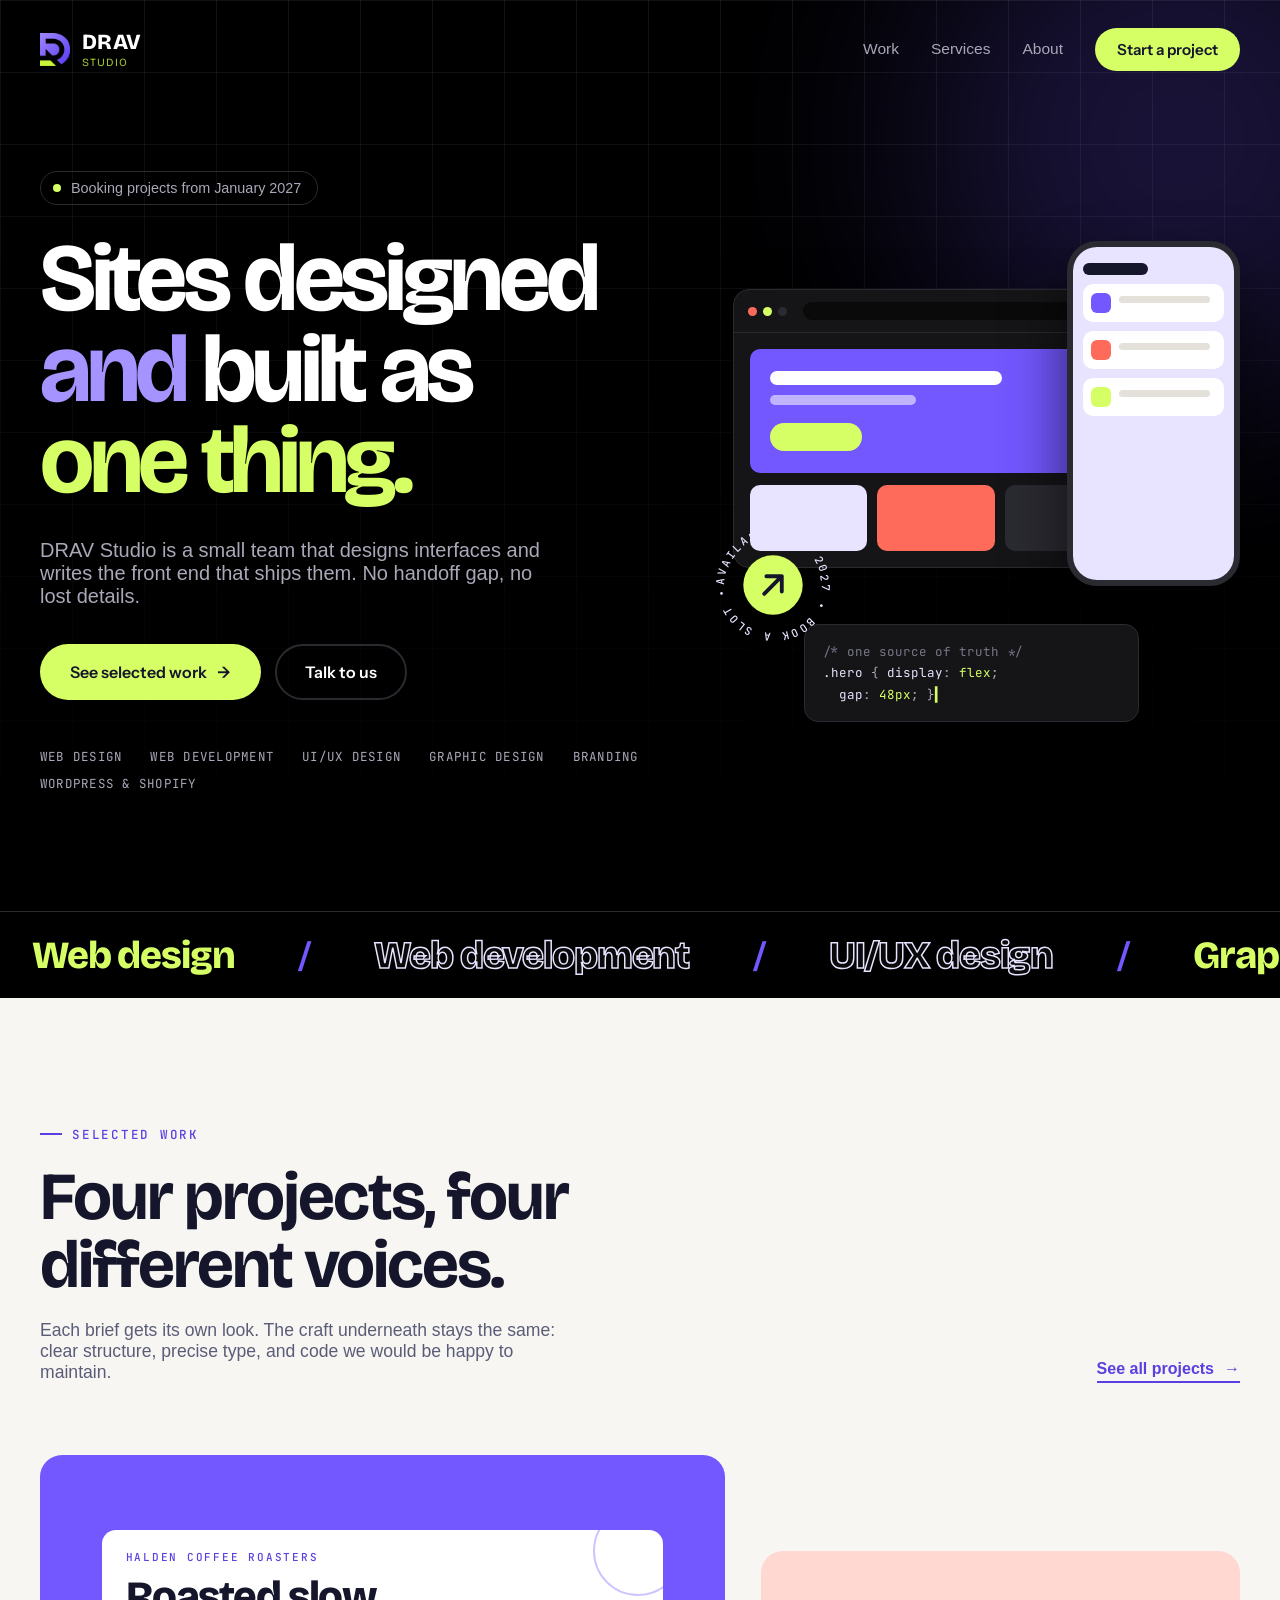
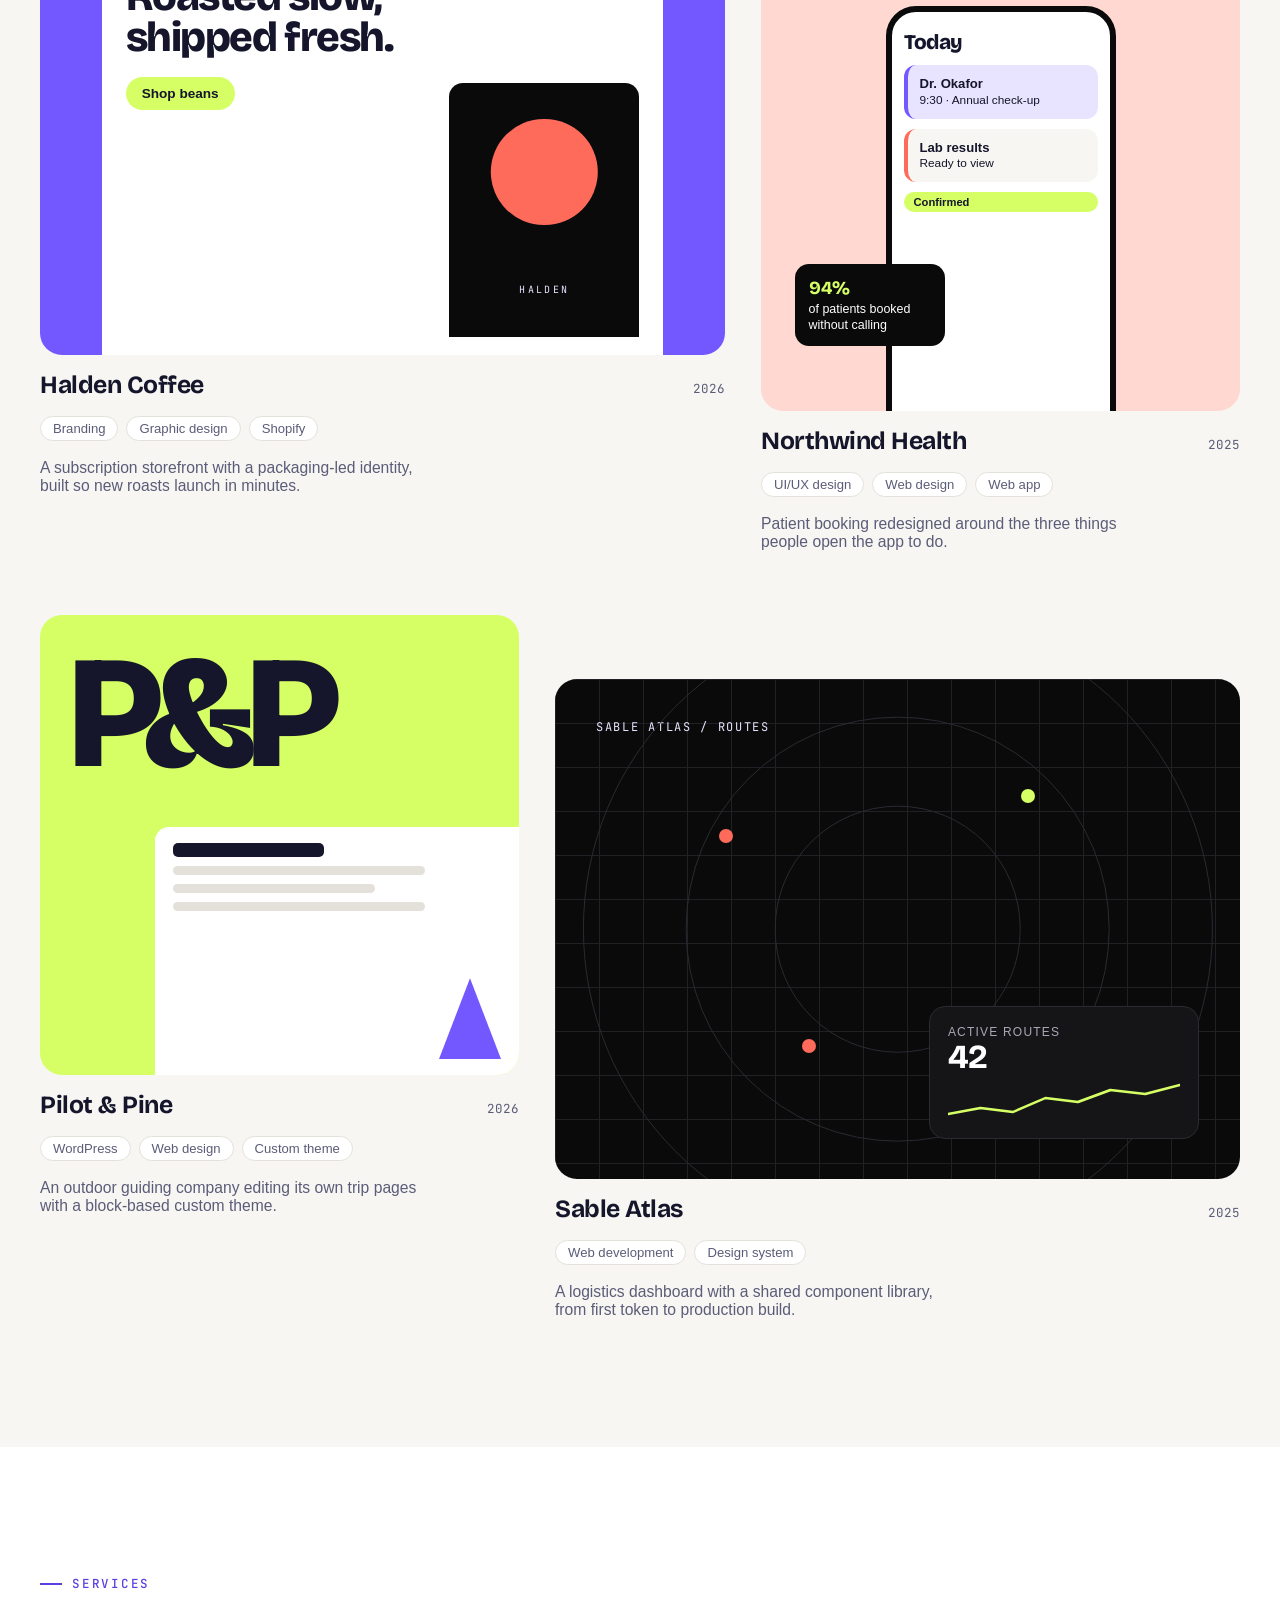
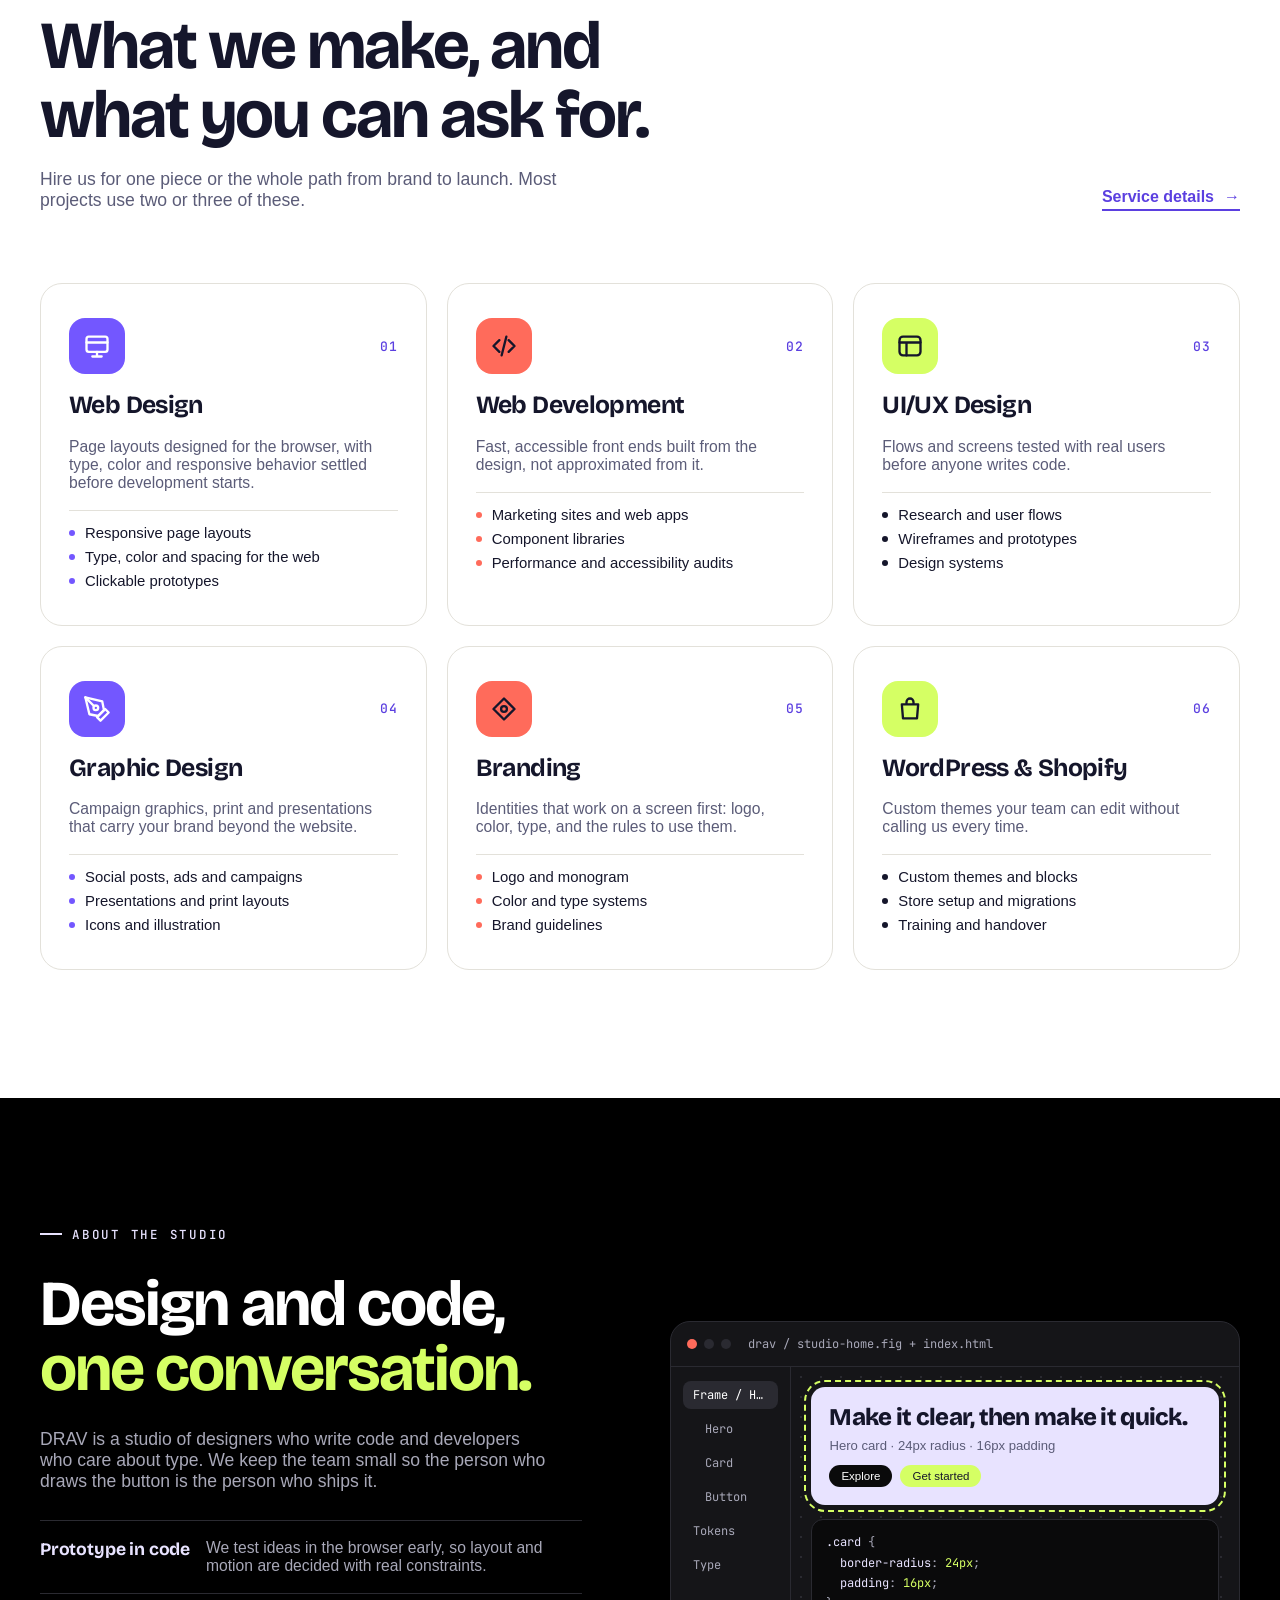
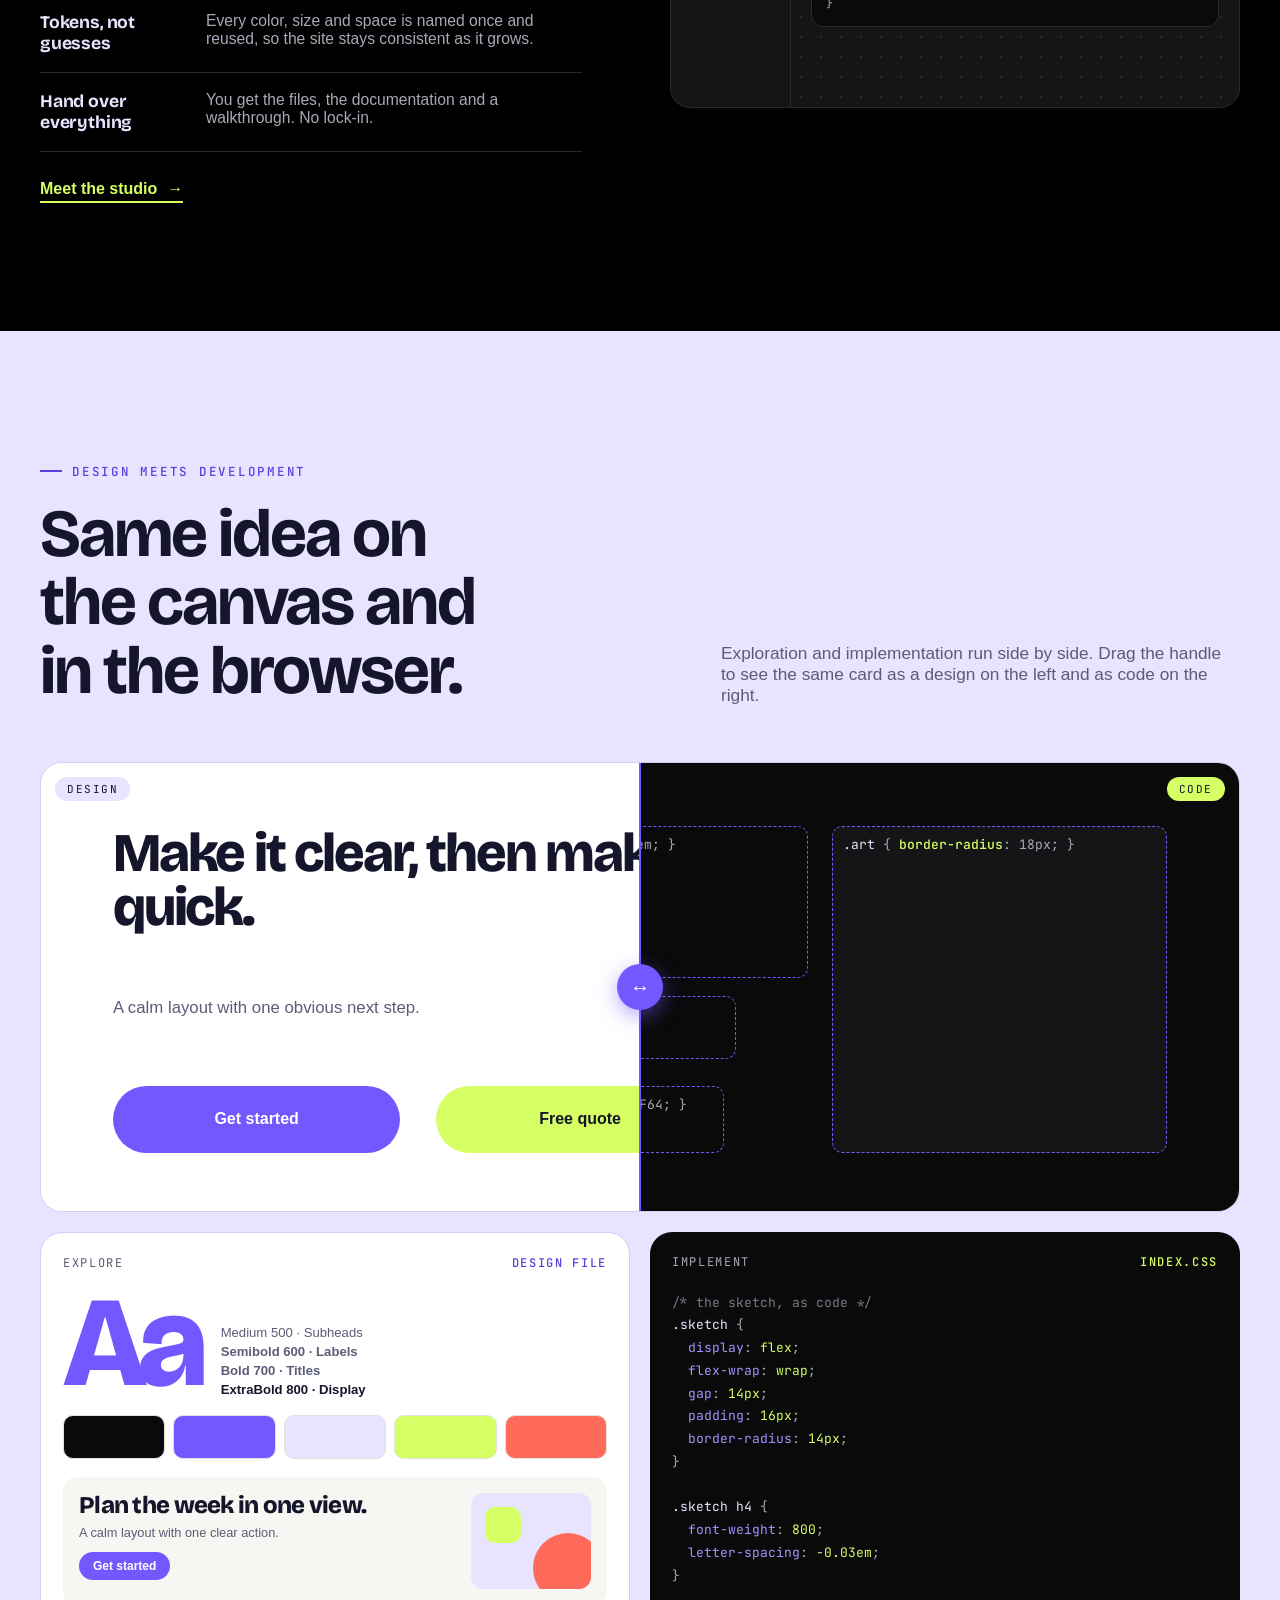
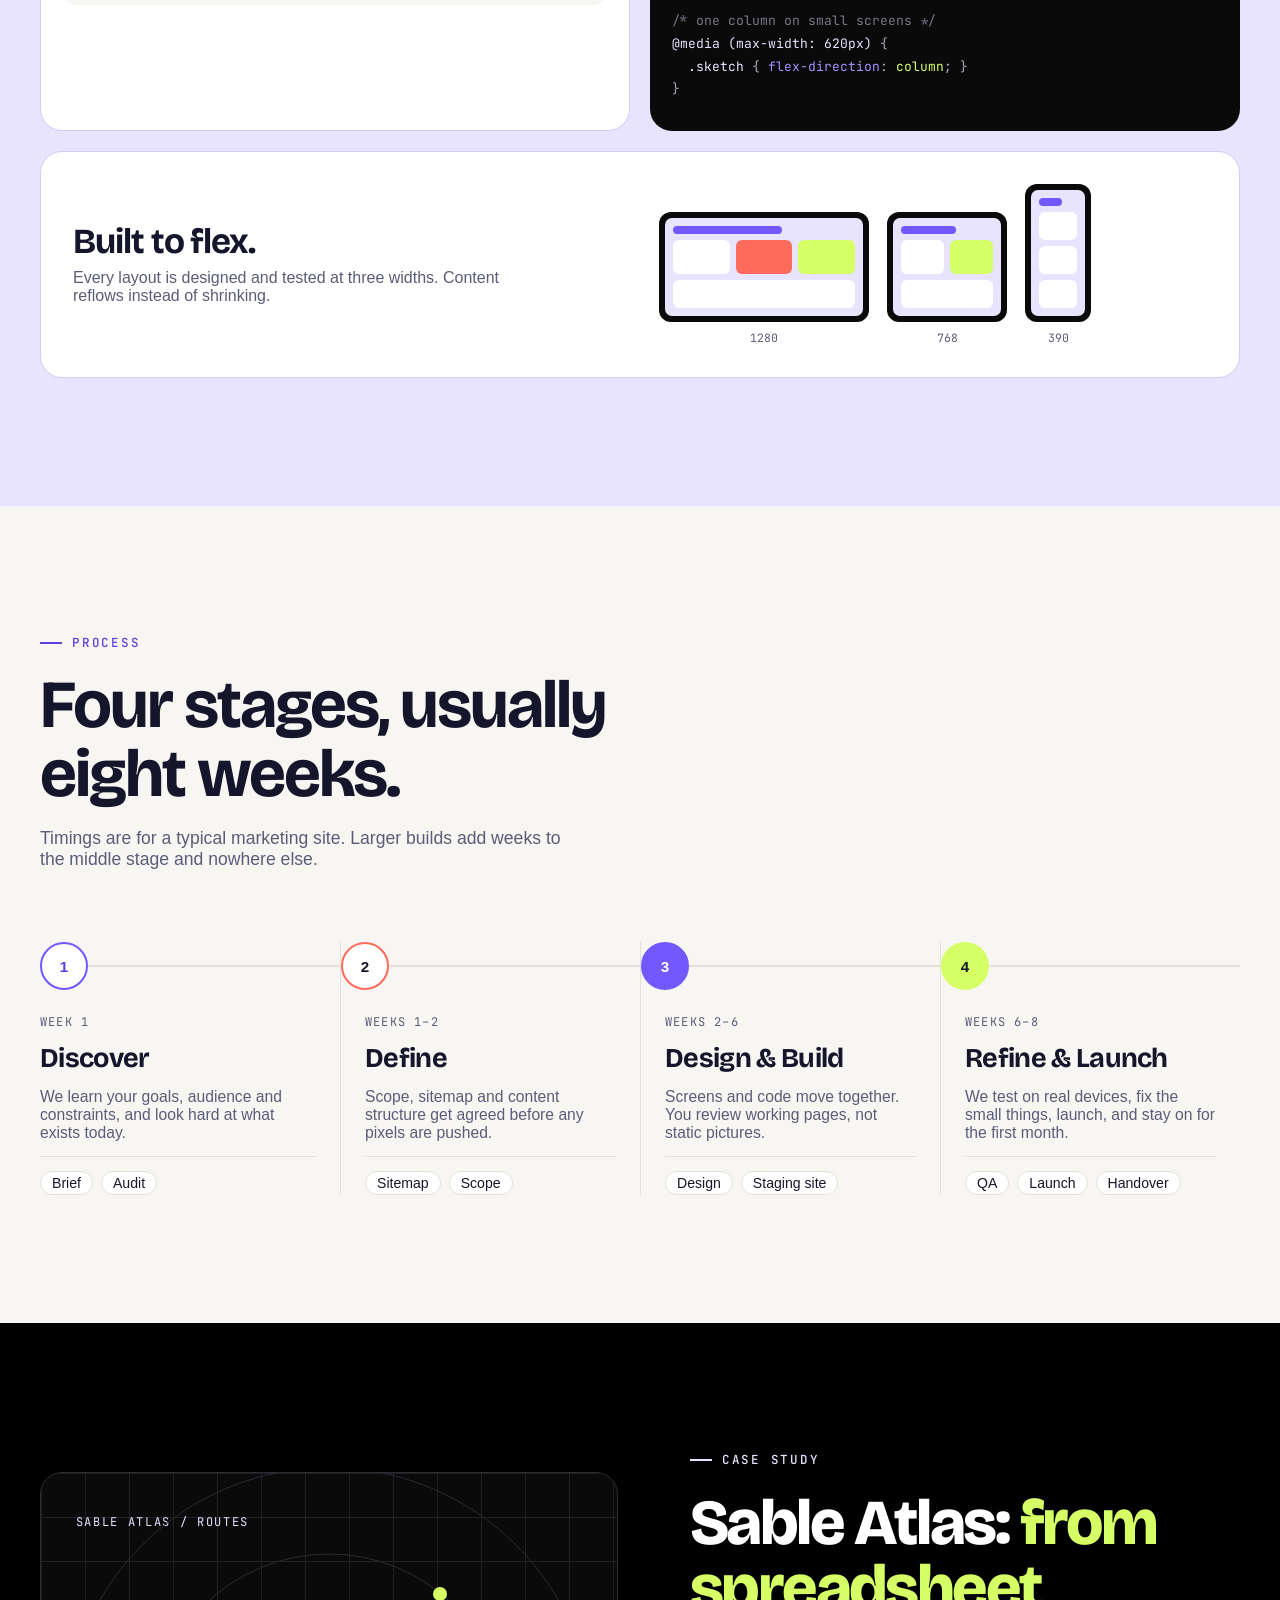
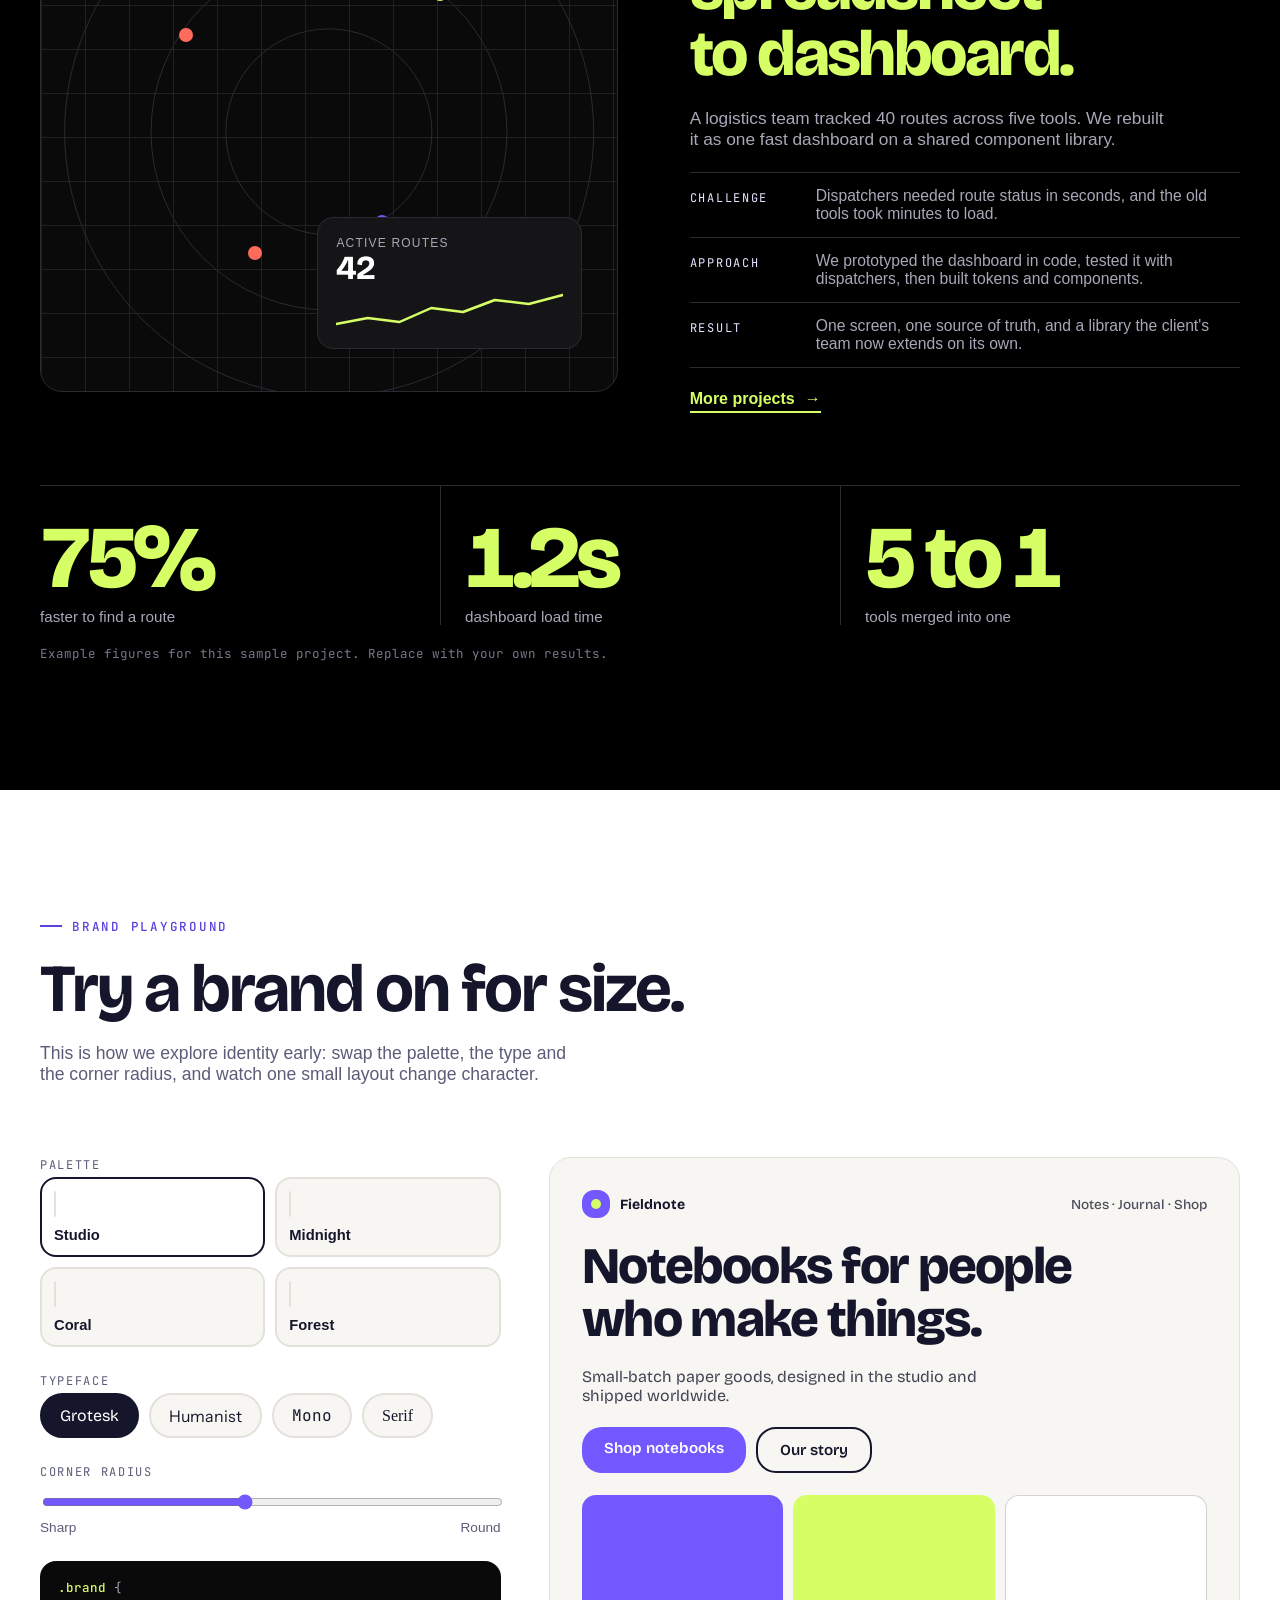
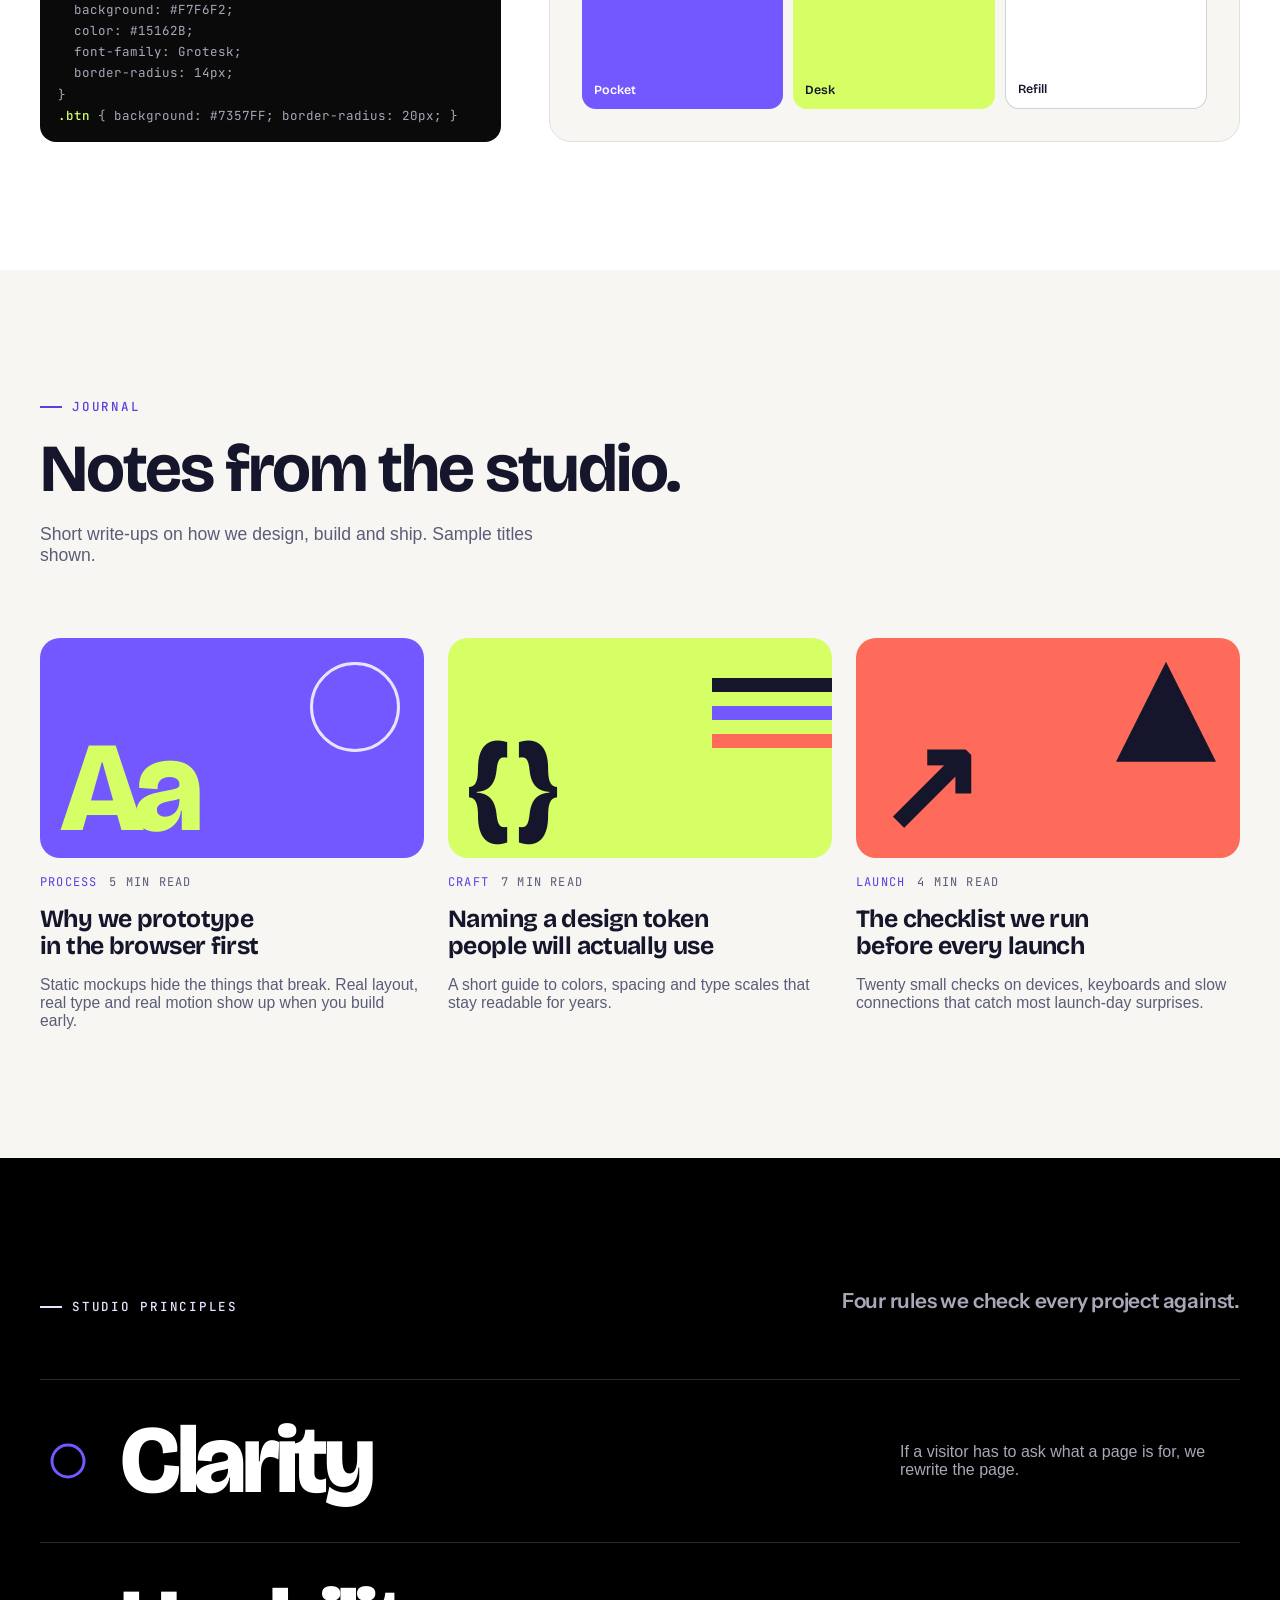
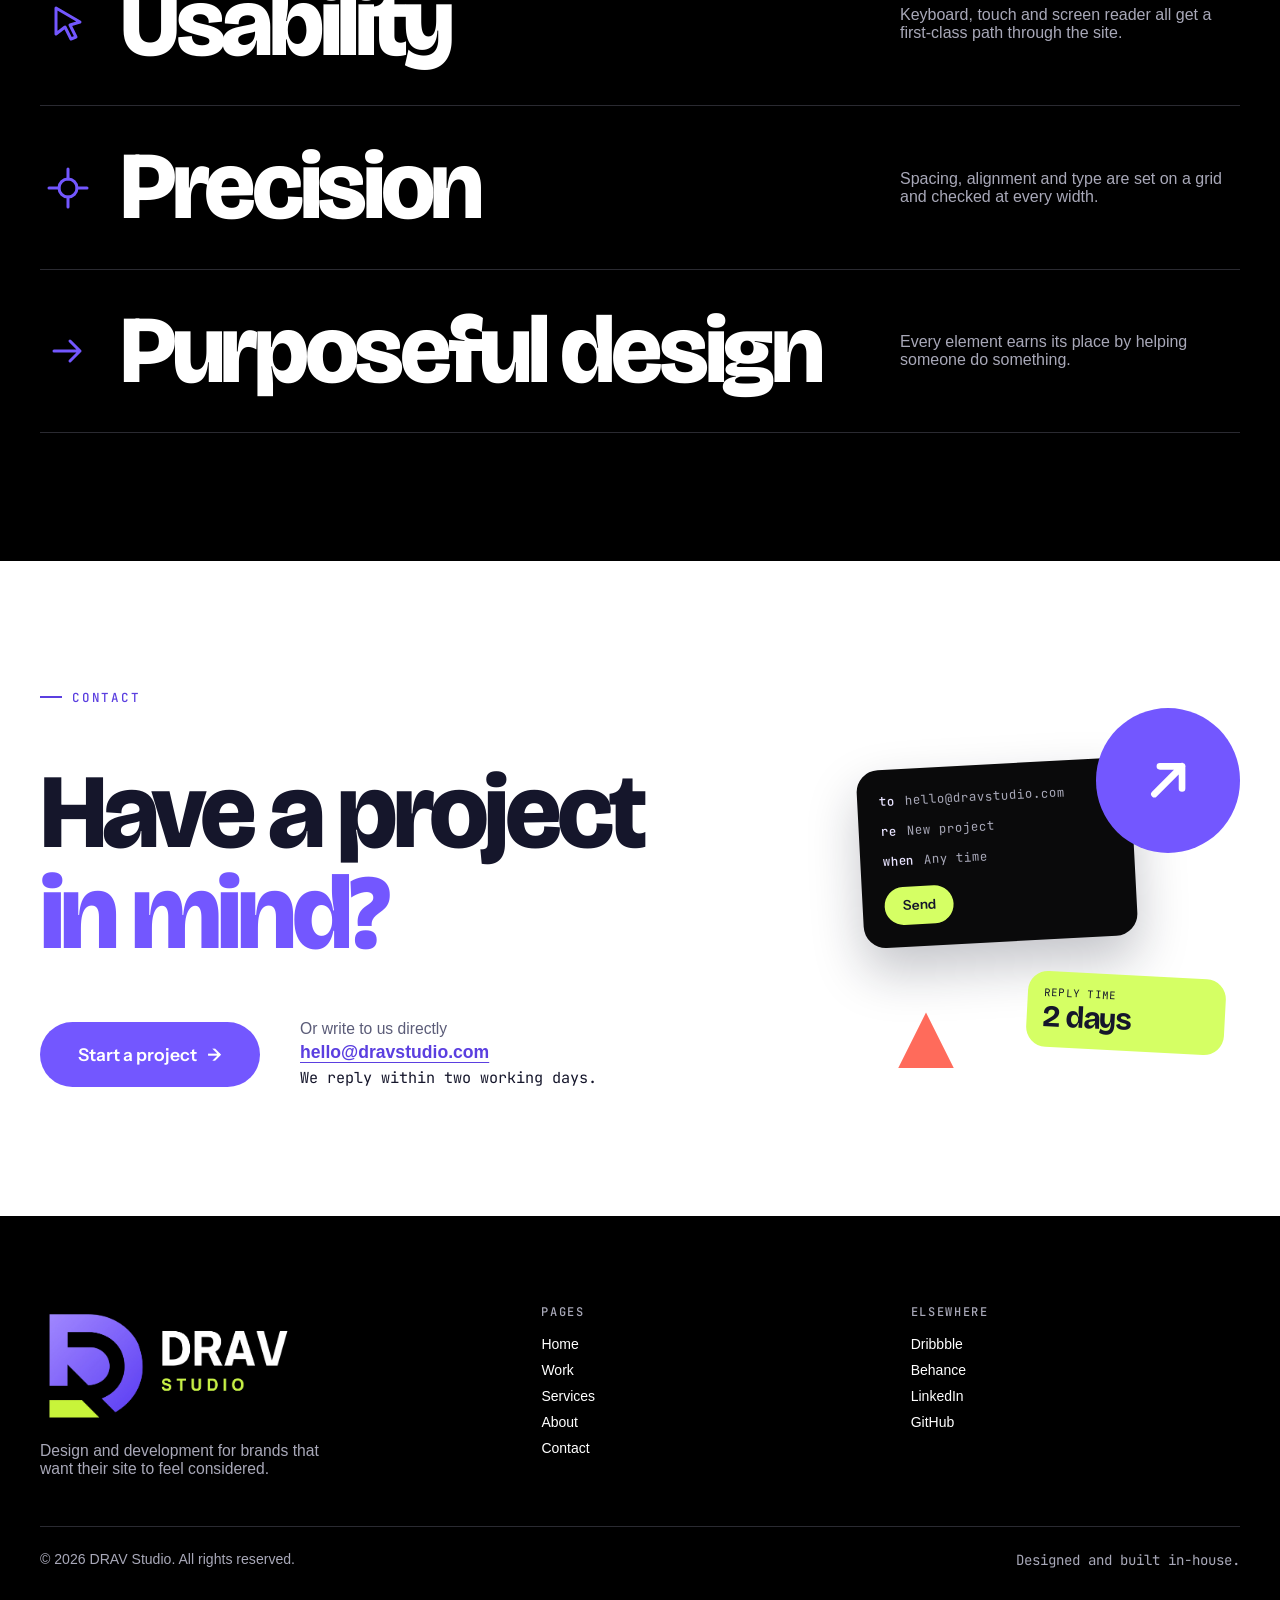
<file: index.html>
<!doctype html>
<html>
  <head>
    <meta charset="utf8" />
    <meta
      name="viewport"
      content="width=device-width,initial-scale=1,viewport-fit=cover"
    />
    <meta
      name="title"
      content="DRAV Studio | Web Development, UI/UX & Branding"
    />
    <meta
      name="description"
      content="DRAV Studio creates modern websites, intuitive UI/UX designs, and distinctive brand identities. Design with direction. Built with purpose."
    />
    <meta
      name="keywords"
      content="DRAV Studio, web development, website design, UI UX design, branding, web design studio, digital agency India, WordPress development, Shopify development"
    />
    <meta name="author" content="DRAV Studio" />
    <meta name="robots" content="index, follow" />
    <meta name="language" content="English" />
    <meta property="og:type" content="website" />
    <meta property="og:site_name" content="DRAV Studio" />
    <meta property="og:title" content="DRAV Studio | Design with Direction" />
    <meta
      property="og:description"
      content="We build modern digital experiences through web development, UI/UX design, and branding."
    />
     <title>DRAV Studio</title>

    <link rel="preconnect" href="https://fonts.googleapis.com" />
    <link rel="preconnect" href="https://fonts.gstatic.com" crossorigin />
    <link
      rel="stylesheet"
      href="https://fonts.googleapis.com/css2?family=Bricolage+Grotesque:opsz,wght@12..96,500..800&family=Instrument+Sans:wght@400;500;600&family=JetBrains+Mono:wght@400;500&display=swap"
    />
    <link rel="stylesheet" href="assets/css/base.css" />
    <link rel="stylesheet" href="assets/css/index.css" />
    <script src="assets/js/boot.js"></script>
  </head>
  <style>
      :root {
        color-scheme: light;
        box-sizing: border-box;
        padding-top: env(safe-area-inset-top, 0px);
        padding-bottom: env(safe-area-inset-bottom, 0px);
      }
      html {
        scroll-padding-top: env(safe-area-inset-top, 0px);
      }
      body {
        margin: 0;
        padding: 0;
        font:
          14px -apple-system,
          BlinkMacSystemFont,
          sans-serif;
        background: #fff;
        color: #000;
      }
      [hidden]:not([hidden="until-found" i]) {
        display: none !important;
      }
    </style>
  <body>
   
    <header class="band hero theme-dark" id="top">
      <div class="wrap">
        <nav class="nav" aria-label="Main">
          <a class="wordmark" href="index.html" aria-label="DRAV Studio home">
           <img src="assets/images/drav-logo-main.webp" alt="logo" class="header-logo">
            <span>DRAV <small>Studio</small></span>
          </a>
          <button
            class="menu-btn"
            type="button"
            aria-expanded="false"
            aria-controls="navlinks"
            aria-label="Menu"
          >
            <span></span><span></span>
          </button>
          <div class="nav-links" id="navlinks">
            <a href="work.html">Work</a>
            <a href="services.html">Services</a>
            <a href="about.html">About</a>
            <a class="btn btn-lime btn-sm" href="contact.html"
              >Start a project</a
            >
          </div>
        </nav>

        <div class="hero-grid">
          <div>
            <p class="hero-status">
              <i></i> Booking projects from January 2027
            </p>
            <h1 class="display">
              Sites designed <span class="v">and</span> built as
              <em>one thing.</em>
            </h1>
            <p class="hero-lead">
              DRAV Studio is a small team that designs interfaces and writes the
              front end that ships them. No handoff gap, no lost details.
            </p>
            <div class="hero-actions">
              <a class="btn btn-lime" href="#work"
                >See selected work
                <span class="arrow" aria-hidden="true">→</span></a
              >
              <a class="btn btn-ghost-dark" href="contact.html">Talk to us</a>
            </div>
            <ul class="hero-meta mono">
              <li>Web design</li>
              <li>Web development</li>
              <li>UI/UX design</li>
              <li>Graphic design</li>
              <li>Branding</li>
              <li>WordPress &amp; Shopify</li>
            </ul>
          </div>

          <div class="hero-art" id="heroArt">
            <div class="win" aria-hidden="true">
              <div class="win-bar"><i></i><i></i><i></i><span></span></div>
              <div class="win-body">
                <div class="win-hero"><b></b><b></b><u></u></div>
                <div class="win-cards">
                  <div></div>
                  <div></div>
                  <div></div>
                </div>
              </div>
            </div>
            <div class="phone" aria-hidden="true">
              <div class="phone-screen">
                <span class="pill"></span><span class="row"></span
                ><span class="row"></span><span class="row"></span>
              </div>
            </div>
            <div class="codecard mono" aria-hidden="true">
              <div><span class="c">/* one source of truth */</span></div>
              <div>
                <span class="k">.hero</span> { <span class="k">display</span>:
                <span class="v">flex</span>;
              </div>
              <div>
                &nbsp;&nbsp;<span class="k">gap</span>:
                <span class="v">48px</span>; }<span class="caret v">▍</span>
              </div>
            </div>
            <a
              class="badge"
              href="contact.html"
              aria-label="Book a project slot for January 2027"
            >
              <svg viewBox="0 0 120 120" aria-hidden="true">
                <defs>
                  <path
                    id="circ"
                    d="M60,60 m-44,0 a44,44 0 1,1 88,0 a44,44 0 1,1 -88,0"
                  />
                </defs>
                <g class="ring-txt">
                  <text
                    font-family="JetBrains Mono, monospace"
                    font-size="10"
                    font-weight="500"
                    fill="#E8E3FF"
                  >
                    <textPath
                      href="#circ"
                      textLength="272"
                      lengthAdjust="spacing"
                    >
                      AVAILABLE JAN 2027 • BOOK A SLOT •
                    </textPath>
                  </text>
                </g>
                <g class="core">
                  <circle cx="60" cy="60" r="27" fill="#D5FF64" />
                  <path
                    d="M52 68 L68 52 M54 52 H68 V66"
                    stroke="#15162B"
                    stroke-width="3.5"
                    fill="none"
                    stroke-linecap="round"
                    stroke-linejoin="round"
                  />
                </g>
              </svg>
            </a>
          </div>
        </div>
      </div>

      <div class="marquee" aria-hidden="true">
        <div class="marquee-track">
          <span class="f">Web design</span><span class="sl">/</span
          ><span>Web development</span><span class="sl">/</span
          ><span>UI/UX design</span><span class="sl">/</span
          ><span class="f">Graphic design</span><span class="sl">/</span
          ><span>Branding</span><span class="sl">/</span
          ><span>WordPress &amp; Shopify</span><span class="sl">/</span
          ><span class="f">Web design</span><span class="sl">/</span
          ><span>Web development</span><span class="sl">/</span
          ><span>UI/UX design</span><span class="sl">/</span
          ><span class="f">Graphic design</span><span class="sl">/</span
          ><span>Branding</span><span class="sl">/</span
          ><span>WordPress &amp; Shopify</span><span class="sl">/</span
          ><span class="f">Web design</span><span class="sl">/</span
          ><span>Web development</span><span class="sl">/</span
          ><span>UI/UX design</span><span class="sl">/</span
          ><span class="f">Graphic design</span><span class="sl">/</span
          ><span>Branding</span><span class="sl">/</span
          ><span>WordPress &amp; Shopify</span><span class="sl">/</span
          ><span class="f">Web design</span><span class="sl">/</span
          ><span>Web development</span><span class="sl">/</span
          ><span>UI/UX design</span><span class="sl">/</span
          ><span class="f">Graphic design</span><span class="sl">/</span
          ><span>Branding</span><span class="sl">/</span
          ><span>WordPress &amp; Shopify</span><span class="sl">/</span>
        </div>
      </div>
    </header>

    <main>
      <section
        class="band theme-offwhite"
        id="work"
        aria-labelledby="work-title"
      >
        <div class="wrap">
          <div class="head-row">
            <div class="section-head">
              <span class="eyebrow">Selected work</span>
              <h2 class="display" id="work-title">
                Four projects, four different voices.
              </h2>
              <p class="lede-light">
                Each brief gets its own look. The craft underneath stays the
                same: clear structure, precise type, and code we would be happy
                to maintain.
              </p>
            </div>
            <a class="more" href="work.html"
              >See all projects <span aria-hidden="true">→</span></a
            >
          </div>

          <div class="work-grid">
            <article class="project p-a">
              <div class="preview pv-a" aria-hidden="true">
                <div class="frame">
                  <div>
                    <div class="lbl mono">HALDEN COFFEE ROASTERS</div>
                    <h4>Roasted slow, shipped fresh.</h4>
                    <span class="shop">Shop beans</span>
                  </div>
                  <div class="bag"></div>
                  <span class="dot"></span>
                </div>
              </div>
              <div class="proj-caption">
                <h3 class="display">Halden Coffee</h3>
                <span class="yr mono">2026</span>
              </div>
              <ul class="tags">
                <li>Branding</li>
                <li>Graphic design</li>
                <li>Shopify</li>
              </ul>
              <p class="proj-note">
                A subscription storefront with a packaging-led identity, built
                so new roasts launch in minutes.
              </p>
            </article>

            <article class="project p-b">
              <div class="preview pv-b" aria-hidden="true">
                <div class="ph">
                  <h4>Today</h4>
                  <div class="appt">
                    <b>Dr. Okafor</b>9:30 · Annual check-up
                  </div>
                  <div class="appt"><b>Lab results</b>Ready to view</div>
                  <span class="ok">Confirmed</span>
                </div>
                <div class="chip">
                  <b>94%</b>of patients booked without calling
                </div>
              </div>
              <div class="proj-caption">
                <h3 class="display">Northwind Health</h3>
                <span class="yr mono">2025</span>
              </div>
              <ul class="tags">
                <li>UI/UX design</li>
                <li>Web design</li>
                <li>Web app</li>
              </ul>
              <p class="proj-note">
                Patient booking redesigned around the three things people open
                the app to do.
              </p>
            </article>

            <article class="project p-c">
              <div class="preview pv-c" aria-hidden="true">
                <div class="big">P&amp;P</div>
                <div class="site">
                  <div>
                    <div class="ln"></div>
                    <div class="ln"></div>
                    <div class="ln"></div>
                    <div class="ln"></div>
                  </div>
                  <div class="tree"></div>
                </div>
              </div>
              <div class="proj-caption">
                <h3 class="display">Pilot &amp; Pine</h3>
                <span class="yr mono">2026</span>
              </div>
              <ul class="tags">
                <li>WordPress</li>
                <li>Web design</li>
                <li>Custom theme</li>
              </ul>
              <p class="proj-note">
                An outdoor guiding company editing its own trip pages with a
                block-based custom theme.
              </p>
            </article>

            <article class="project p-d">
              <div class="preview pv-d" aria-hidden="true">
                <span class="tag mono">SABLE ATLAS / ROUTES</span>
                <span class="ring r1"></span><span class="ring r2"></span
                ><span class="ring r3"></span> <span class="pt a"></span
                ><span class="pt b"></span><span class="pt c"></span
                ><span class="pt d"></span>
                <div class="stat">
                  <small>Active routes</small><b>42</b>
                  <svg
                    viewBox="0 0 200 40"
                    preserveAspectRatio="none"
                    fill="none"
                  >
                    <polyline
                      points="0,32 28,26 56,30 84,16 112,20 140,8 170,12 200,3"
                      stroke="#D5FF64"
                      stroke-width="2.5"
                      stroke-linejoin="round"
                      stroke-linecap="round"
                    />
                  </svg>
                </div>
              </div>
              <div class="proj-caption">
                <h3 class="display">Sable Atlas</h3>
                <span class="yr mono">2025</span>
              </div>
              <ul class="tags">
                <li>Web development</li>
                <li>Design system</li>
              </ul>
              <p class="proj-note">
                A logistics dashboard with a shared component library, from
                first token to production build.
              </p>
            </article>
          </div>
        </div>
      </section>

      <section
        class="band theme-white"
        id="services"
        aria-labelledby="services-title"
      >
        <div class="wrap">
          <div class="head-row">
            <div class="section-head">
              <span class="eyebrow">Services</span>
              <h2 class="display" id="services-title">
                What we make, and what you can ask for.
              </h2>
              <p class="lede-light">
                Hire us for one piece or the whole path from brand to launch.
                Most projects use two or three of these.
              </p>
            </div>
            <a class="more" href="services.html"
              >Service details <span aria-hidden="true">→</span></a
            >
          </div>

          <div class="services-grid">
            <article class="service s-violet">
              <div class="service-top">
                <span class="icon-tile it-violet"
                  ><svg
                    viewBox="0 0 24 24"
                    fill="none"
                    stroke="currentColor"
                    stroke-width="2"
                    stroke-linecap="round"
                    stroke-linejoin="round"
                    aria-hidden="true"
                  >
                    <rect x="3" y="4" width="18" height="13" rx="2" />
                    <path d="M3 9h18M8 21h8M12 17v4" /></svg></span
                ><span class="snum mono">01</span>
              </div>
              <h3 class="display">Web Design</h3>
              <p>
                Page layouts designed for the browser, with type, color and
                responsive behavior settled before development starts.
              </p>
              <ul>
                <li>Responsive page layouts</li>
                <li>Type, color and spacing for the web</li>
                <li>Clickable prototypes</li>
              </ul>
            </article>
            <article class="service s-coral">
              <div class="service-top">
                <span class="icon-tile it-coral"
                  ><svg
                    viewBox="0 0 24 24"
                    fill="none"
                    stroke="currentColor"
                    stroke-width="2"
                    stroke-linecap="round"
                    stroke-linejoin="round"
                    aria-hidden="true"
                  >
                    <path
                      d="M8 7l-5 5 5 5M16 7l5 5-5 5M14 4l-4 16"
                    /></svg></span
                ><span class="snum mono">02</span>
              </div>
              <h3 class="display">Web Development</h3>
              <p>
                Fast, accessible front ends built from the design, not
                approximated from it.
              </p>
              <ul>
                <li>Marketing sites and web apps</li>
                <li>Component libraries</li>
                <li>Performance and accessibility audits</li>
              </ul>
            </article>
            <article class="service s-lime">
              <div class="service-top">
                <span class="icon-tile it-lime"
                  ><svg
                    viewBox="0 0 24 24"
                    fill="none"
                    stroke="currentColor"
                    stroke-width="2"
                    stroke-linecap="round"
                    stroke-linejoin="round"
                    aria-hidden="true"
                  >
                    <rect x="3" y="4" width="18" height="16" rx="3" />
                    <path d="M3 9h18M9 9v11" /></svg></span
                ><span class="snum mono">03</span>
              </div>
              <h3 class="display">UI/UX Design</h3>
              <p>
                Flows and screens tested with real users before anyone writes
                code.
              </p>
              <ul>
                <li>Research and user flows</li>
                <li>Wireframes and prototypes</li>
                <li>Design systems</li>
              </ul>
            </article>
            <article class="service s-violet">
              <div class="service-top">
                <span class="icon-tile it-violet"
                  ><svg
                    viewBox="0 0 24 24"
                    fill="none"
                    stroke="currentColor"
                    stroke-width="2"
                    stroke-linecap="round"
                    stroke-linejoin="round"
                    aria-hidden="true"
                  >
                    <path d="M12 19l7-7 3 3-7 7z" />
                    <path d="M18 13l-1.5-7.5L2 2l3.5 14.5L13 18z" />
                    <path d="M2 2l7.6 7.6" />
                    <circle cx="11" cy="11" r="2" /></svg></span
                ><span class="snum mono">04</span>
              </div>
              <h3 class="display">Graphic Design</h3>
              <p>
                Campaign graphics, print and presentations that carry your brand
                beyond the website.
              </p>
              <ul>
                <li>Social posts, ads and campaigns</li>
                <li>Presentations and print layouts</li>
                <li>Icons and illustration</li>
              </ul>
            </article>
            <article class="service s-coral">
              <div class="service-top">
                <span class="icon-tile it-coral"
                  ><svg
                    viewBox="0 0 24 24"
                    fill="none"
                    stroke="currentColor"
                    stroke-width="2"
                    stroke-linecap="round"
                    stroke-linejoin="round"
                    aria-hidden="true"
                  >
                    <path d="M12 3l9 9-9 9-9-9z" />
                    <circle cx="12" cy="12" r="2.5" /></svg></span
                ><span class="snum mono">05</span>
              </div>
              <h3 class="display">Branding</h3>
              <p>
                Identities that work on a screen first: logo, color, type, and
                the rules to use them.
              </p>
              <ul>
                <li>Logo and monogram</li>
                <li>Color and type systems</li>
                <li>Brand guidelines</li>
              </ul>
            </article>
            <article class="service s-lime">
              <div class="service-top">
                <span class="icon-tile it-lime"
                  ><svg
                    viewBox="0 0 24 24"
                    fill="none"
                    stroke="currentColor"
                    stroke-width="2"
                    stroke-linecap="round"
                    stroke-linejoin="round"
                    aria-hidden="true"
                  >
                    <path
                      d="M5 8h14l-1 12H6zM9 8V6a3 3 0 016 0v2"
                    /></svg></span
                ><span class="snum mono">06</span>
              </div>
              <h3 class="display">WordPress &amp; Shopify</h3>
              <p>
                Custom themes your team can edit without calling us every time.
              </p>
              <ul>
                <li>Custom themes and blocks</li>
                <li>Store setup and migrations</li>
                <li>Training and handover</li>
              </ul>
            </article>
          </div>
        </div>
      </section>

      <section class="band theme-dark" id="about" aria-labelledby="about-title">
        <div class="wrap about-grid">
          <div class="about-copy">
            <span class="eyebrow">About the studio</span>
            <h2 class="display" id="about-title">
              Design and code, <em>one conversation.</em>
            </h2>
            <p>
              DRAV is a studio of designers who write code and developers who
              care about type. We keep the team small so the person who draws
              the button is the person who ships it.
            </p>
            <dl class="approach">
              <div>
                <dt>Prototype in code</dt>
                <dd>
                  <p>
                    We test ideas in the browser early, so layout and motion are
                    decided with real constraints.
                  </p>
                </dd>
              </div>
              <div>
                <dt>Tokens, not guesses</dt>
                <dd>
                  <p>
                    Every color, size and space is named once and reused, so the
                    site stays consistent as it grows.
                  </p>
                </dd>
              </div>
              <div>
                <dt>Hand over everything</dt>
                <dd>
                  <p>
                    You get the files, the documentation and a walkthrough. No
                    lock-in.
                  </p>
                </dd>
              </div>
            </dl>
            <a class="more" href="about.html"
              >Meet the studio <span aria-hidden="true">→</span></a
            >
          </div>

          <div class="ide" aria-hidden="true">
            <div class="ide-bar mono">
              <i></i><i></i><i></i
              ><span>drav / studio-home.fig + index.html</span>
            </div>
            <div class="ide-body">
              <div class="layers mono">
                <span class="on">Frame / Home</span><span class="ind">Hero</span
                ><span class="ind">Card</span><span class="ind">Button</span
                ><span>Tokens</span><span>Type</span>
              </div>
              <div class="canvas">
                <div class="cv-card">
                  <h4>Make it clear, then make it quick.</h4>
                  <p>Hero card · 24px radius · 16px padding</p>
                  <div class="row">
                    <span>Explore</span><span class="l">Get started</span>
                  </div>
                </div>
                <div class="cv-code mono">
                  <div><span class="k">.card</span> {</div>
                  <div>
                    &nbsp;&nbsp;<span class="k">border-radius</span>:
                    <span class="v">24px</span>;
                  </div>
                  <div>
                    &nbsp;&nbsp;<span class="k">padding</span>:
                    <span class="v">16px</span>;
                  </div>
                  <div>}</div>
                </div>
              </div>
            </div>
          </div>
        </div>
      </section>

      <section
        class="band theme-lavender"
        id="craft"
        aria-labelledby="dmd-title"
      >
        <div class="wrap">
          <div class="dmd-head">
            <div>
              <span class="eyebrow">Design meets development</span>
              <h2 class="display" id="dmd-title">
                Same idea on the canvas and in the browser.
              </h2>
            </div>
            <p>
              Exploration and implementation run side by side. Drag the handle
              to see the same card as a design on the left and as code on the
              right.
            </p>
          </div>

          <div class="reveal" id="reveal">
            <span class="rv-tag l">Design</span>
            <span class="rv-tag r">Code</span>
            <div class="rv-layer rv-design" aria-hidden="true">
              <div class="b b-h">Make it clear, then make it quick.</div>
              <div class="b b-p">A calm layout with one obvious next step.</div>
              <div class="b b-btn">Get started</div>
              <div class="b b-chip">Free quote</div>
              <div class="b b-art"><i class="a1"></i><i class="a2"></i></div>
            </div>
            <div
              class="rv-layer rv-code"
              id="rvCode"
              style="clip-path: inset(0 0 0 50%)"
              aria-hidden="true"
            >
              <div class="b b-h">
                <em>h1</em> { <strong>font</strong>: 800 56/1 'Bricolage
                Grotesque'; <strong>letter-spacing</strong>: -0.04em; }
              </div>
              <div class="b b-p">
                <em>p</em> { <strong>color</strong>: #5B5C78;
                <strong>max-width</strong>: 46ch; }
              </div>
              <div class="b b-btn">
                <em>.btn</em> { <strong>background</strong>: #7357FF; }
              </div>
              <div class="b b-chip">
                <em>.chip</em> { <strong>background</strong>: #D5FF64; }
              </div>
              <div class="b b-art">
                <em>.art</em> { <strong>border-radius</strong>: 18px; }
              </div>
            </div>
            <div class="rv-handle" id="rvHandle" style="left: 50%"></div>
            <input
              class="rv-range"
              id="rvRange"
              type="range"
              min="0"
              max="100"
              value="50"
              aria-label="Reveal code over design"
            />
          </div>

          <div class="compare">
            <div class="pane pane-design">
              <div class="pane-label mono">
                <span>Explore</span><b>Design file</b>
              </div>
              <div class="type-sample">
                <div class="aa" aria-hidden="true">Aa</div>
                <div class="specimen">
                  <div>Medium 500 · Subheads</div>
                  <div>Semibold 600 · Labels</div>
                  <div>Bold 700 · Titles</div>
                  <div>ExtraBold 800 · Display</div>
                </div>
              </div>
              <div class="swatches" aria-hidden="true">
                <i></i><i></i><i></i><i></i><i></i>
              </div>
              <div class="ui-sketch" aria-hidden="true">
                <div>
                  <h4>Plan the week in one view.</h4>
                  <p>A calm layout with one clear action.</p>
                  <span class="btn-mini">Get started</span>
                </div>
                <div class="art"></div>
              </div>
            </div>

            <div class="pane pane-code">
              <div class="pane-label mono">
                <span>Implement</span><b>index.css</b>
              </div>
              <pre class="mono"><span class="c">/* the sketch, as code */</span>
<span class="s">.sketch</span> {
  <span class="p">display</span>: <span class="n">flex</span>;
  <span class="p">flex-wrap</span>: <span class="n">wrap</span>;
  <span class="p">gap</span>: <span class="n">14px</span>;
  <span class="p">padding</span>: <span class="n">16px</span>;
  <span class="p">border-radius</span>: <span class="n">14px</span>;
}

<span class="s">.sketch h4</span> {
  <span class="p">font-weight</span>: <span class="n">800</span>;
  <span class="p">letter-spacing</span>: <span class="n">-0.03em</span>;
}

<span class="c">/* one column on small screens */</span>
<span class="s">@media (max-width: 620px)</span> {
  <span class="s">.sketch</span> { <span class="p">flex-direction</span>: <span class="n">column</span>; }
}</pre>
            </div>
          </div>

          <div class="responsive-row">
            <div>
              <h3 class="display">Built to flex.</h3>
              <p>
                Every layout is designed and tested at three widths. Content
                reflows instead of shrinking.
              </p>
            </div>
            <div class="devices" aria-hidden="true">
              <div class="dev-wrap">
                <div class="dev dev-d">
                  <div class="scr">
                    <b></b>
                    <div class="g3"><u></u><u></u><u></u></div>
                    <u></u>
                  </div>
                </div>
                <span class="mono">1280</span>
              </div>
              <div class="dev-wrap">
                <div class="dev dev-t">
                  <div class="scr">
                    <b></b>
                    <div class="g2"><u></u><u></u></div>
                    <u></u>
                  </div>
                </div>
                <span class="mono">768</span>
              </div>
              <div class="dev-wrap">
                <div class="dev dev-p">
                  <div class="scr"><b></b><u></u><u></u><u></u></div>
                </div>
                <span class="mono">390</span>
              </div>
            </div>
          </div>
        </div>
      </section>

      <section
        class="band theme-offwhite"
        id="process"
        aria-labelledby="process-title"
      >
        <div class="wrap">
          <div class="section-head">
            <span class="eyebrow">Process</span>
            <h2 class="display" id="process-title">
              Four stages, usually eight weeks.
            </h2>
            <p class="lede-light">
              Timings are for a typical marketing site. Larger builds add weeks
              to the middle stage and nowhere else.
            </p>
          </div>

          <ol class="timeline">
            <li class="stage">
              <span class="marker" aria-hidden="true">1</span>
              <span class="when mono">Week 1</span>
              <h3 class="display">Discover</h3>
              <p>
                We learn your goals, audience and constraints, and look hard at
                what exists today.
              </p>
              <div class="out"><span>Brief</span><span>Audit</span></div>
            </li>
            <li class="stage">
              <span class="marker" aria-hidden="true">2</span>
              <span class="when mono">Weeks 1–2</span>
              <h3 class="display">Define</h3>
              <p>
                Scope, sitemap and content structure get agreed before any
                pixels are pushed.
              </p>
              <div class="out"><span>Sitemap</span><span>Scope</span></div>
            </li>
            <li class="stage">
              <span class="marker" aria-hidden="true">3</span>
              <span class="when mono">Weeks 2–6</span>
              <h3 class="display">Design &amp; Build</h3>
              <p>
                Screens and code move together. You review working pages, not
                static pictures.
              </p>
              <div class="out">
                <span>Design</span><span>Staging site</span>
              </div>
            </li>
            <li class="stage">
              <span class="marker" aria-hidden="true">4</span>
              <span class="when mono">Weeks 6–8</span>
              <h3 class="display">Refine &amp; Launch</h3>
              <p>
                We test on real devices, fix the small things, launch, and stay
                on for the first month.
              </p>
              <div class="out">
                <span>QA</span><span>Launch</span><span>Handover</span>
              </div>
            </li>
          </ol>
        </div>
      </section>

      <section class="band theme-dark" id="case" aria-labelledby="case-title">
        <div class="wrap">
          <div class="case">
            <div class="preview pv-d" aria-hidden="true">
              <span class="tag mono">SABLE ATLAS / ROUTES</span>
              <span class="ring r1"></span><span class="ring r2"></span
              ><span class="ring r3"></span> <span class="pt a"></span
              ><span class="pt b"></span><span class="pt c"></span
              ><span class="pt d"></span>
              <div class="stat">
                <small>Active routes</small><b>42</b>
                <svg
                  viewBox="0 0 200 40"
                  preserveAspectRatio="none"
                  fill="none"
                >
                  <polyline
                    points="0,32 28,26 56,30 84,16 112,20 140,8 170,12 200,3"
                    stroke="#D5FF64"
                    stroke-width="2.5"
                    stroke-linejoin="round"
                    stroke-linecap="round"
                  />
                </svg>
              </div>
            </div>
            <div class="case-copy">
              <span class="eyebrow">Case study</span>
              <h2 class="display" id="case-title">
                Sable Atlas: <em>from spreadsheet to dashboard.</em>
              </h2>
              <p>
                A logistics team tracked 40 routes across five tools. We rebuilt
                it as one fast dashboard on a shared component library.
              </p>
              <dl class="case-steps">
                <div>
                  <dt>Challenge</dt>
                  <dd>
                    Dispatchers needed route status in seconds, and the old
                    tools took minutes to load.
                  </dd>
                </div>
                <div>
                  <dt>Approach</dt>
                  <dd>
                    We prototyped the dashboard in code, tested it with
                    dispatchers, then built tokens and components.
                  </dd>
                </div>
                <div>
                  <dt>Result</dt>
                  <dd>
                    One screen, one source of truth, and a library the client's
                    team now extends on its own.
                  </dd>
                </div>
              </dl>
              <a class="more" href="work.html"
                >More projects <span aria-hidden="true">→</span></a
              >
            </div>
          </div>
          <div class="case-stats" id="caseStats">
            <div>
              <b data-count="75" data-suffix="%">75%</b
              ><span>faster to find a route</span>
            </div>
            <div>
              <b data-count="1.2" data-suffix="s" data-dec="1">1.2s</b
              ><span>dashboard load time</span>
            </div>
            <div>
              <b data-count="5" data-suffix=" to 1">5 to 1</b
              ><span>tools merged into one</span>
            </div>
          </div>
          <p class="case-note mono">
            Example figures for this sample project. Replace with your own
            results.
          </p>
        </div>
      </section>

      <section
        class="band theme-white"
        id="playground"
        aria-labelledby="pg-title"
      >
        <div class="wrap">
          <div class="section-head">
            <span class="eyebrow">Brand playground</span>
            <h2 class="display" id="pg-title">Try a brand on for size.</h2>
            <p class="lede-light">
              This is how we explore identity early: swap the palette, the type
              and the corner radius, and watch one small layout change
              character.
            </p>
          </div>
          <div class="pg">
            <div class="pg-controls">
              <fieldset class="pg-group">
                <legend>Palette</legend>
                <div class="pg-pal" id="pgPal"></div>
              </fieldset>
              <fieldset class="pg-group">
                <legend>Typeface</legend>
                <div class="pg-fonts" id="pgFonts"></div>
              </fieldset>
              <div class="pg-group">
                <label
                  for="pgRad"
                  style="
                    font-family: &quot;JetBrains Mono&quot;, monospace;
                    font-size: 12px;
                    letter-spacing: 0.14em;
                    text-transform: uppercase;
                    color: #5b5c78;
                  "
                  >Corner radius</label
                >
                <div class="pg-range">
                  <input type="range" id="pgRad" min="0" max="32" value="14" />
                  <div class="ends"><span>Sharp</span><span>Round</span></div>
                </div>
              </div>
              <pre class="pg-code" id="pgCode" aria-live="polite"></pre>
            </div>
            <div class="pg-stage">
              <div class="pgm" id="pgm">
                <div class="pgm-nav">
                  <svg
                    class="pgm-logo"
                    id="pgLogo"
                    viewBox="0 0 28 28"
                    aria-hidden="true"
                  >
                    <rect id="pgLogoR" width="28" height="28" rx="8" />
                    <circle id="pgLogoC" cx="14" cy="14" r="5" /></svg><span>Fieldnote</span
                  ><span class="pgm-links">Notes · Journal · Shop</span>
                </div>
                <h4 id="pgH">Notebooks for people who make things.</h4>
                <p>
                  Small-batch paper goods, designed in the studio and shipped
                  worldwide.
                </p>
                <div class="pgm-btns">
                  <span id="pgB1">Shop notebooks</span
                  ><span id="pgB2">Our story</span>
                </div>
                <div class="pgm-cards">
                  <div id="pgC1">Pocket</div>
                  <div id="pgC2">Desk</div>
                  <div id="pgC3">Refill</div>
                </div>
              </div>
            </div>
          </div>
        </div>
      </section>

      <section
        class="band theme-offwhite"
        id="journal"
        aria-labelledby="jn-title"
      >
        <div class="wrap">
          <div class="section-head">
            <span class="eyebrow">Journal</span>
            <h2 class="display" id="jn-title">Notes from the studio.</h2>
            <p class="lede-light">
              Short write-ups on how we design, build and ship. Sample titles
              shown.
            </p>
          </div>
          <div class="journal">
            <article class="jn">
              <div class="jn-cover jc1" aria-hidden="true">
                <i></i><span>Aa</span>
              </div>
              <div class="jn-meta mono">
                <span>Process</span><span>5 min read</span>
              </div>
              <h3 class="display">Why we prototype in the browser first</h3>
              <p>
                Static mockups hide the things that break. Real layout, real
                type and real motion show up when you build early.
              </p>
            </article>
            <article class="jn">
              <div class="jn-cover jc2" aria-hidden="true">
                <i></i><span>{ }</span>
              </div>
              <div class="jn-meta mono">
                <span>Craft</span><span>7 min read</span>
              </div>
              <h3 class="display">
                Naming a design token people will actually use
              </h3>
              <p>
                A short guide to colors, spacing and type scales that stay
                readable for years.
              </p>
            </article>
            <article class="jn">
              <div class="jn-cover jc3" aria-hidden="true">
                <i></i><span>↗</span>
              </div>
              <div class="jn-meta mono">
                <span>Launch</span><span>4 min read</span>
              </div>
              <h3 class="display">The checklist we run before every launch</h3>
              <p>
                Twenty small checks on devices, keyboards and slow connections
                that catch most launch-day surprises.
              </p>
            </article>
          </div>
        </div>
      </section>

      <section
        class="band theme-dark"
        id="principles"
        aria-labelledby="pr-title"
      >
        <div class="wrap">
          <div class="pr-top">
            <span class="eyebrow">Studio principles</span>
            <h2 id="pr-title">Four rules we check every project against.</h2>
          </div>

          <div>
            <article class="principle">
              <svg
                class="glyph"
                viewBox="0 0 44 44"
                fill="none"
                stroke="currentColor"
                stroke-width="3"
                aria-hidden="true"
              >
                <circle cx="22" cy="22" r="16" />
              </svg>
              <h3 class="display">Clarity</h3>
              <p>
                If a visitor has to ask what a page is for, we rewrite the page.
              </p>
            </article>
            <article class="principle">
              <svg
                class="glyph"
                viewBox="0 0 44 44"
                fill="none"
                stroke="currentColor"
                stroke-width="3"
                stroke-linejoin="round"
                aria-hidden="true"
              >
                <path d="M10 6l24 14-10 3 6 12-5 2-6-12-9 7z" />
              </svg>
              <h3 class="display">Usability</h3>
              <p>
                Keyboard, touch and screen reader all get a first-class path
                through the site.
              </p>
            </article>
            <article class="principle">
              <svg
                class="glyph"
                viewBox="0 0 44 44"
                fill="none"
                stroke="currentColor"
                stroke-width="3"
                stroke-linecap="round"
                aria-hidden="true"
              >
                <circle cx="22" cy="22" r="9" />
                <path d="M22 3v10M22 31v10M3 22h10M31 22h10" />
              </svg>
              <h3 class="display">Precision</h3>
              <p>
                Spacing, alignment and type are set on a grid and checked at
                every width.
              </p>
            </article>
            <article class="principle">
              <svg
                class="glyph"
                viewBox="0 0 44 44"
                fill="none"
                stroke="currentColor"
                stroke-width="3"
                stroke-linecap="round"
                stroke-linejoin="round"
                aria-hidden="true"
              >
                <path d="M8 22h26M24 12l10 10-10 10" />
              </svg>
              <h3 class="display">Purposeful design</h3>
              <p>
                Every element earns its place by helping someone do something.
              </p>
            </article>
          </div>
        </div>
      </section>

      <section
        class="band theme-white contact"
        id="contact"
        aria-labelledby="contact-title"
      >
        <div class="wrap">
          <div class="contact-inner">
            <div class="contact-copy">
              <span class="eyebrow">Contact</span>
              <h2 class="display" id="contact-title">
                Have a project <span>in mind?</span>
              </h2>
              <div class="contact-row">
                <a class="btn btn-violet" href="contact.html"
                  >Start a project
                  <span class="arrow" aria-hidden="true">→</span></a
                >
                <div class="contact-info">
                  <span>Or write to us directly</span>
                  <a href="mailto:hello@dravstudio.com">hello@dravstudio.com</a>
                  <span class="mono">We reply within two working days.</span>
                </div>
              </div>
            </div>
            <div class="contact-art" aria-hidden="true">
              <div class="ca-card">
                <div class="row">
                  <b>to</b><span>hello@dravstudio.com</span>
                </div>
                <div class="row"><b>re</b><span>New project</span></div>
                <div class="row"><b>when</b><span>Any time</span></div>
                <span class="send">Send</span>
              </div>
              <div class="ca-orb">
                <svg
                  viewBox="0 0 24 24"
                  fill="none"
                  stroke="currentColor"
                  stroke-width="2.4"
                  stroke-linecap="round"
                  stroke-linejoin="round"
                >
                  <path d="M7 17L17 7M9 7h8v8" />
                </svg>
              </div>
              <div class="ca-time"><small>Reply time</small><b>2 days</b></div>
              <span class="ca-tri"></span>
            </div>
          </div>
        </div>
      </section>
    </main>

    <footer class="band footer theme-dark">
      <div class="wrap">
        <div class="foot-grid">
          <div class="foot-brand">
            <a class="wordmark" href="index.html" aria-label="DRAV Studio, home"
              ><img src="assets/images/drav-logo-full.webp" alt="logo" class="footer-logo"></a>
            <!-- <div class="big-word">DRAV Studio</div> -->
            <p>
              Design and development for brands that want their site to feel
              considered.
            </p>
          </div>
          <nav class="foot-col" aria-label="Footer">
            <h3>Pages</h3>
            <ul>
              <li><a href="index.html">Home</a></li>
              <li><a href="work.html">Work</a></li>
              <li><a href="services.html">Services</a></li>
              <li><a href="about.html">About</a></li>
              <li><a href="contact.html">Contact</a></li>
            </ul>
          </nav>
          <div class="foot-col">
            <h3>Elsewhere</h3>
            <ul>
              <li>
                <a href="https://dribbble.com" rel="noopener">Dribbble</a>
              </li>
              <li>
                <a href="https://www.behance.net" rel="noopener">Behance</a>
              </li>
              <li>
                <a href="https://www.linkedin.com" rel="noopener">LinkedIn</a>
              </li>
              <li><a href="https://github.com" rel="noopener">GitHub</a></li>
            </ul>
          </div>
        </div>
        <div class="foot-base">
          <span>© 2026 DRAV Studio. All rights reserved.</span>
          <span class="mono">Designed and built in-house.</span>
        </div>
      </div>
    </footer>

    <script src="assets/js/script.js" defer></script>
    <script src="assets/js/index.js" defer></script>
  </body>
</html>
</file>
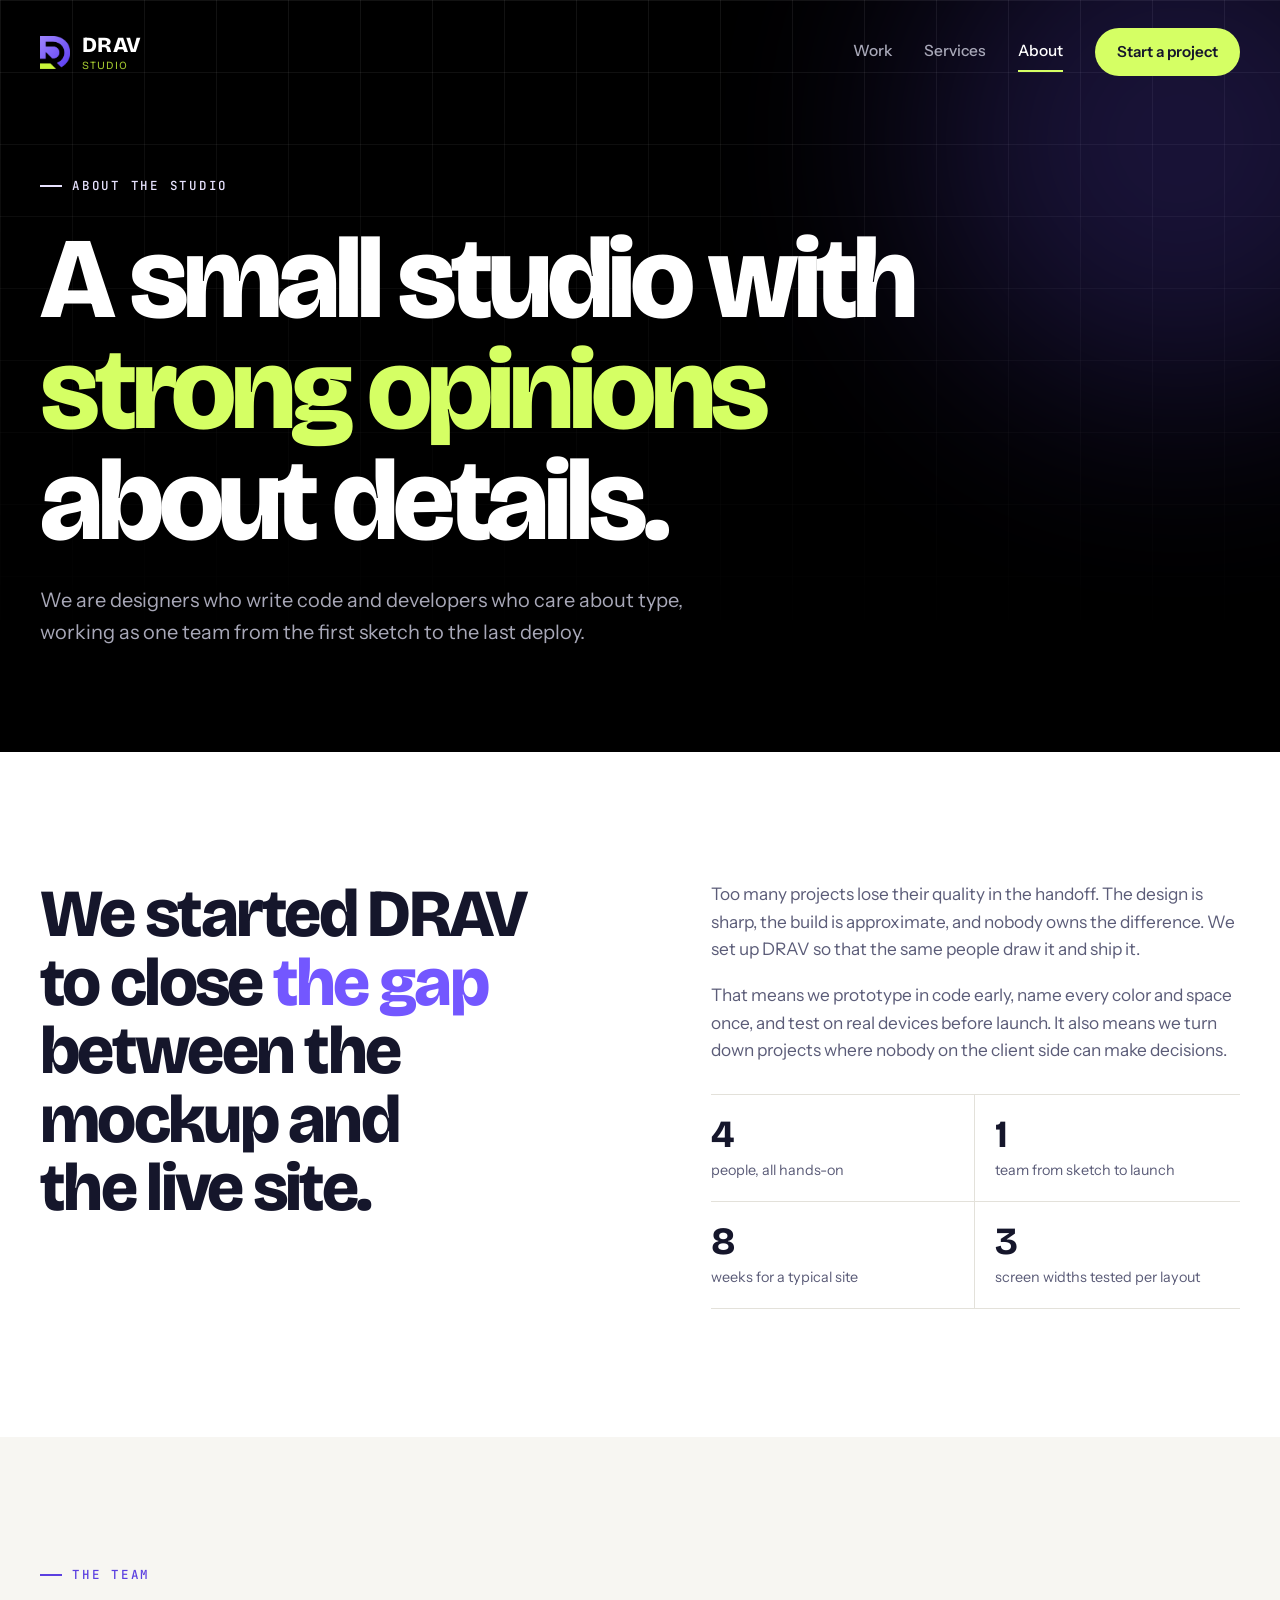
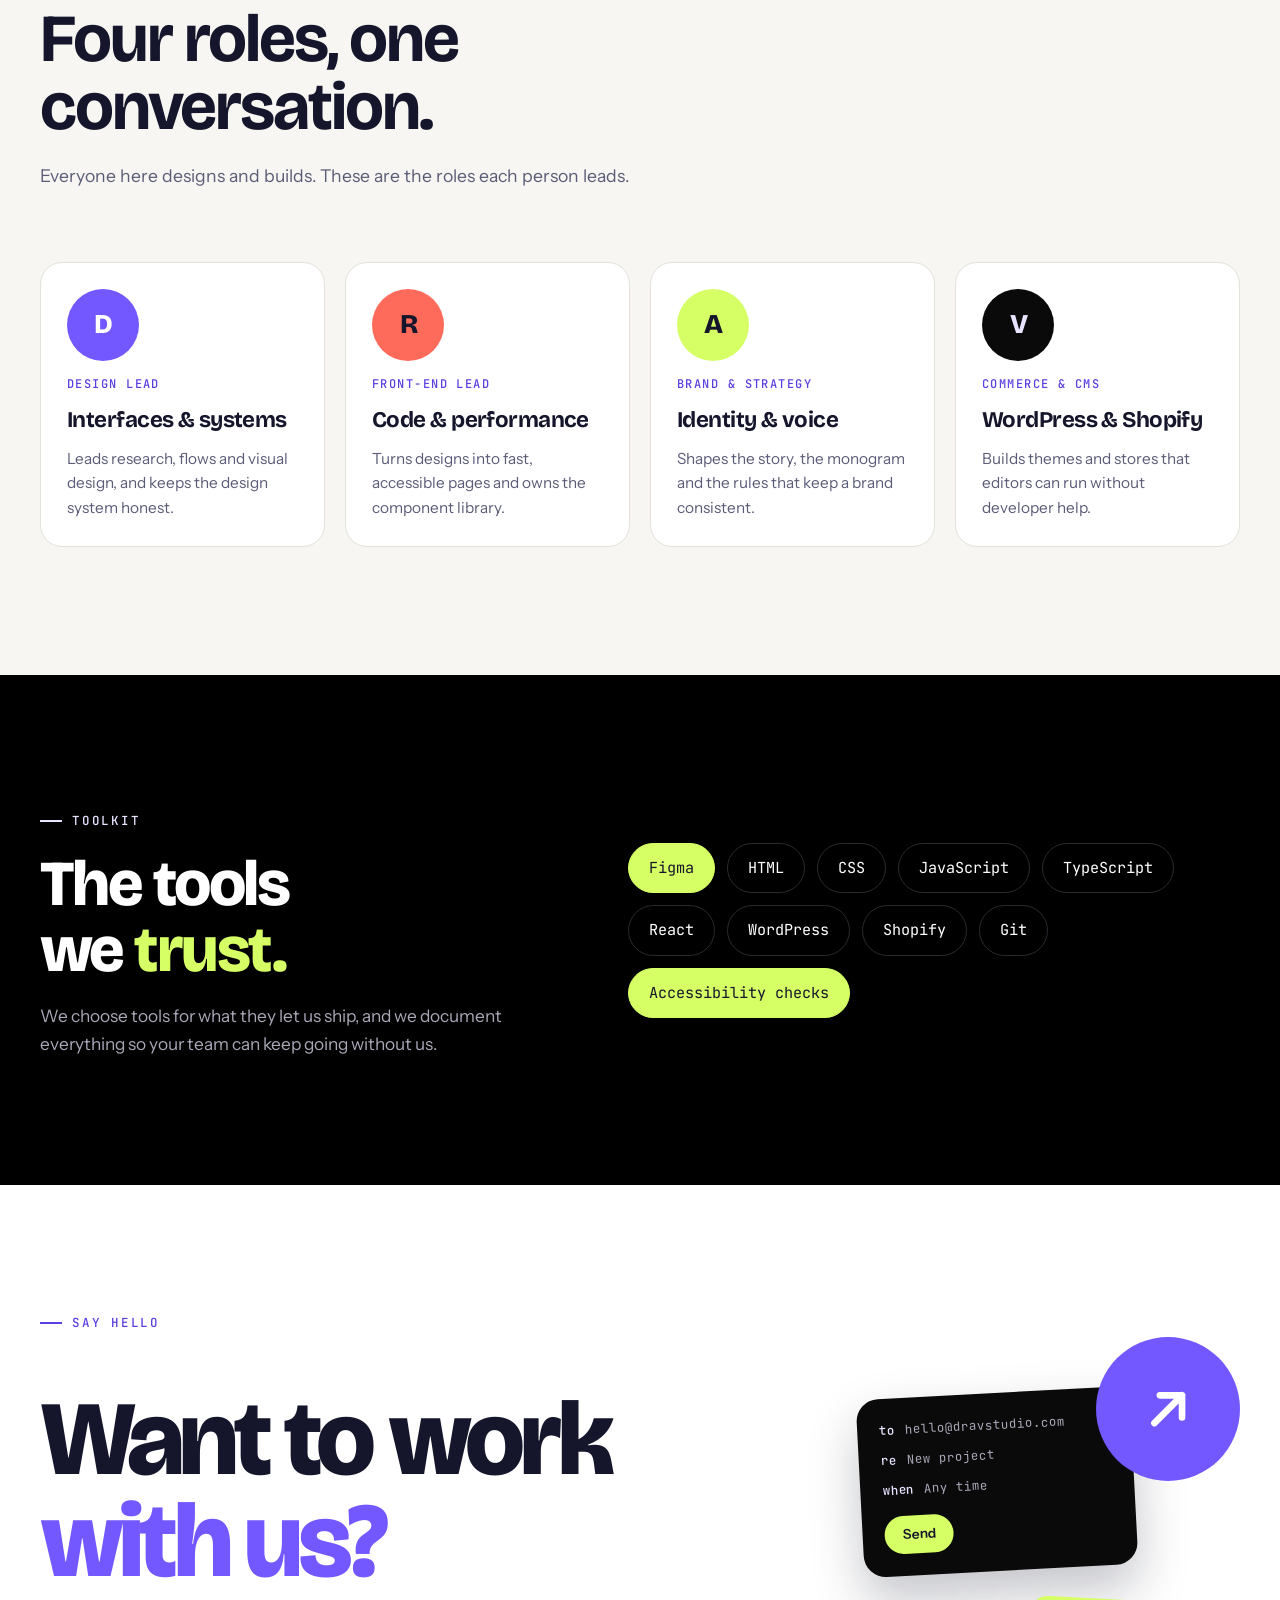
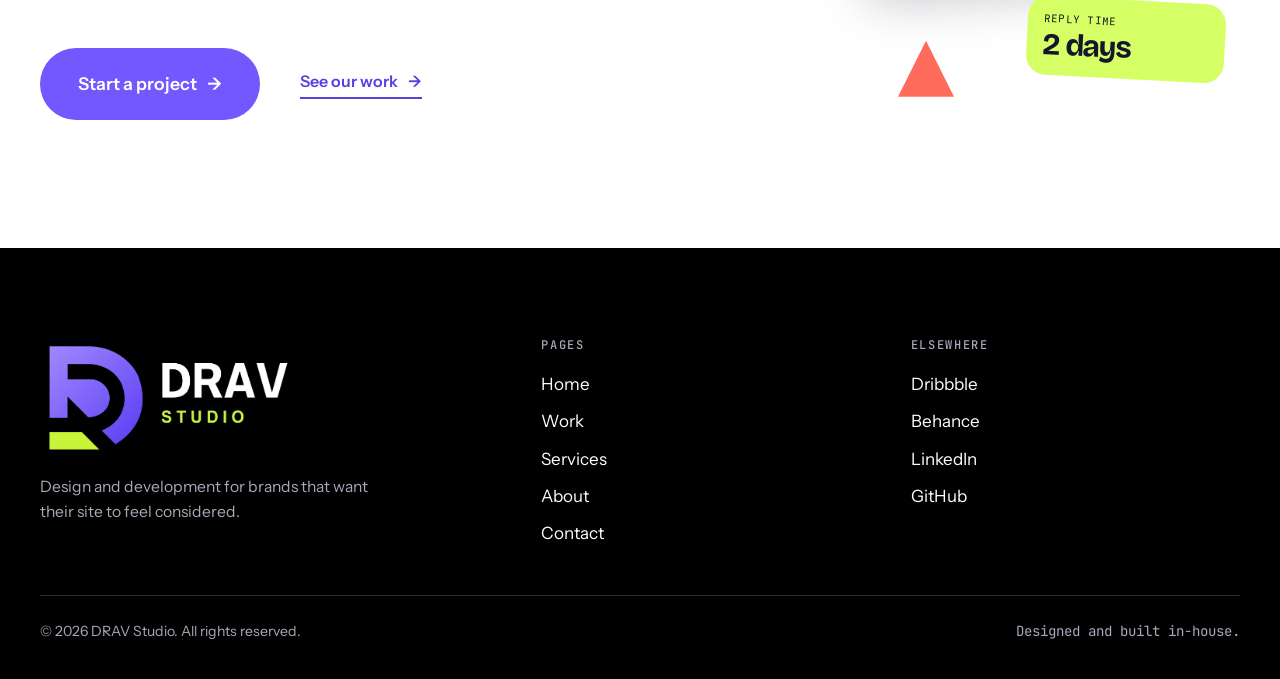
<file: about.html>
<!doctype html>
<html lang="en">
  <head>
    <meta charset="utf8" />
    <meta
      name="viewport"
      content="width=device-width,initial-scale=1,viewport-fit=cover"
    />
    <meta
      name="title"
      content="DRAV Studio | Web Development, UI/UX & Branding"
    />
    <meta
      name="description"
      content="DRAV Studio creates modern websites, intuitive UI/UX designs, and distinctive brand identities. Design with direction. Built with purpose."
    />
    <meta
      name="keywords"
      content="DRAV Studio, web development, website design, UI UX design, branding, web design studio, digital agency India, WordPress development, Shopify development"
    />
    <meta name="author" content="DRAV Studio" />
    <meta name="robots" content="index, follow" />
    <meta name="language" content="English" />
    <meta property="og:type" content="website" />
    <meta property="og:site_name" content="DRAV Studio" />
    <meta property="og:title" content="DRAV Studio | Design with Direction" />
    <meta
      property="og:description"
      content="We build modern digital experiences through web development, UI/UX design, and branding."
    />
    <title>DRAV Studio About</title>
    <link rel="preconnect" href="https://fonts.googleapis.com" />
    <link rel="preconnect" href="https://fonts.gstatic.com" crossorigin />
    <link
      rel="stylesheet"
      href="https://fonts.googleapis.com/css2?family=Bricolage+Grotesque:opsz,wght@12..96,500..800&family=Instrument+Sans:wght@400;500;600&family=JetBrains+Mono:wght@400;500&display=swap"
    />
    <link rel="stylesheet" href="assets/css/base.css" />
    <link rel="stylesheet" href="assets/css/about.css" />
    <script src="assets/js/boot.js"></script>
  </head>
  <body>
    <header class="band hero page-hero theme-dark" id="top">
      <div class="wrap">
        <nav class="nav" aria-label="Main">
             <a class="wordmark" href="index.html" aria-label="DRAV Studio home">
           <img src="assets/images/drav-logo-main.webp" alt="logo" class="header-logo">
            <span>DRAV <small>Studio</small></span>
          </a>
          <button
            class="menu-btn"
            type="button"
            aria-expanded="false"
            aria-controls="navlinks"
            aria-label="Menu"
          >
            <span></span><span></span>
          </button>
          <div class="nav-links" id="navlinks">
            <a href="work.html">Work</a>
            <a href="services.html">Services</a>
            <a href="about.html" aria-current="page">About</a>
            <a class="btn btn-lime btn-sm" href="contact.html"
              >Start a project</a
            >
          </div>
        </nav>

        <div class="ph-grid">
          <span class="eyebrow">About the studio</span>
          <h1 class="display">
            A small studio with <em>strong opinions</em> about details.
          </h1>
          <p class="lead">
            We are designers who write code and developers who care about type,
            working as one team from the first sketch to the last deploy.
          </p>
        </div>
      </div>
    </header>

    <main>
      <section class="band theme-white" aria-labelledby="story-title">
        <div class="wrap story">
          <h2 class="display" id="story-title">
            We started DRAV to close <em>the gap</em> between the mockup and the
            live site.
          </h2>
          <div class="body">
            <p>
              Too many projects lose their quality in the handoff. The design is
              sharp, the build is approximate, and nobody owns the difference.
              We set up DRAV so that the same people draw it and ship it.
            </p>
            <p>
              That means we prototype in code early, name every color and space
              once, and test on real devices before launch. It also means we
              turn down projects where nobody on the client side can make
              decisions.
            </p>
            <div class="facts">
              <div><b>4</b><span>people, all hands-on</span></div>
              <div><b>1</b><span>team from sketch to launch</span></div>
              <div><b>8</b><span>weeks for a typical site</span></div>
              <div><b>3</b><span>screen widths tested per layout</span></div>
            </div>
          </div>
        </div>
      </section>

      <section class="band theme-offwhite" aria-labelledby="team-title">
        <div class="wrap">
          <div class="section-head">
            <span class="eyebrow">The team</span>
            <h2 class="display" id="team-title">
              Four roles, one conversation.
            </h2>
            <p class="lede-light">
              Everyone here designs and builds. These are the roles each person
              leads.
            </p>
          </div>
          <div class="team">
            <article class="person">
              <div class="avatar av1" aria-hidden="true">D</div>
              <span class="role mono">Design lead</span>
              <h3 class="display">Interfaces &amp; systems</h3>
              <p>
                Leads research, flows and visual design, and keeps the design
                system honest.
              </p>
            </article>
            <article class="person">
              <div class="avatar av2" aria-hidden="true">R</div>
              <span class="role mono">Front-end lead</span>
              <h3 class="display">Code &amp; performance</h3>
              <p>
                Turns designs into fast, accessible pages and owns the component
                library.
              </p>
            </article>
            <article class="person">
              <div class="avatar av3" aria-hidden="true">A</div>
              <span class="role mono">Brand &amp; strategy</span>
              <h3 class="display">Identity &amp; voice</h3>
              <p>
                Shapes the story, the monogram and the rules that keep a brand
                consistent.
              </p>
            </article>
            <article class="person">
              <div class="avatar av4" aria-hidden="true">V</div>
              <span class="role mono">Commerce &amp; CMS</span>
              <h3 class="display">WordPress &amp; Shopify</h3>
              <p>
                Builds themes and stores that editors can run without developer
                help.
              </p>
            </article>
          </div>
        </div>
      </section>

      <section class="band theme-dark" aria-labelledby="tools-title">
        <div class="wrap toolkit">
          <div>
            <span class="eyebrow">Toolkit</span>
            <h2 class="display" id="tools-title">
              The tools we <em>trust.</em>
            </h2>
            <p>
              We choose tools for what they let us ship, and we document
              everything so your team can keep going without us.
            </p>
          </div>
          <ul class="chip-list">
            <li class="f">Figma</li>
            <li>HTML</li>
            <li>CSS</li>
            <li>JavaScript</li>
            <li>TypeScript</li>
            <li>React</li>
            <li>WordPress</li>
            <li>Shopify</li>
            <li>Git</li>
            <li class="f">Accessibility checks</li>
          </ul>
        </div>
      </section>

      <section class="band theme-white contact" aria-labelledby="about-cta">
        <div class="wrap">
          <div class="contact-inner">
            <div class="contact-copy">
              <span class="eyebrow">Say hello</span>
              <h2 class="display" id="about-cta">
                Want to work <span>with us?</span>
              </h2>
              <div class="contact-row">
                <a class="btn btn-violet" href="contact.html"
                  >Start a project
                  <span class="arrow" aria-hidden="true">→</span></a
                >
                <a class="more" href="work.html"
                  >See our work <span aria-hidden="true">→</span></a
                >
              </div>
            </div>
            <div class="contact-art" aria-hidden="true">
              <div class="ca-card">
                <div class="row">
                  <b>to</b><span>hello@dravstudio.com</span>
                </div>
                <div class="row"><b>re</b><span>New project</span></div>
                <div class="row"><b>when</b><span>Any time</span></div>
                <span class="send">Send</span>
              </div>
              <div class="ca-orb">
                <svg
                  viewBox="0 0 24 24"
                  fill="none"
                  stroke="currentColor"
                  stroke-width="2.4"
                  stroke-linecap="round"
                  stroke-linejoin="round"
                >
                  <path d="M7 17L17 7M9 7h8v8" />
                </svg>
              </div>
              <div class="ca-time"><small>Reply time</small><b>2 days</b></div>
              <span class="ca-tri"></span>
            </div>
          </div>
        </div>
      </section>
    </main>

    <footer class="band footer theme-dark">
      <div class="wrap">
        <div class="foot-grid">
          <div class="foot-brand">
            <a class="wordmark" href="index.html" aria-label="DRAV Studio, home"
              ><img src="assets/images/drav-logo-full.webp" alt="logo" class="footer-logo"></a>
            <!-- <div class="big-word">DRAV Studio</div> -->
            <p>
              Design and development for brands that want their site to feel
              considered.
            </p>
          </div>
          <nav class="foot-col" aria-label="Footer">
            <h3>Pages</h3>
            <ul>
              <li><a href="index.html">Home</a></li>
              <li><a href="work.html">Work</a></li>
              <li><a href="services.html">Services</a></li>
              <li><a href="about.html">About</a></li>
              <li><a href="contact.html">Contact</a></li>
            </ul>
          </nav>
          <div class="foot-col">
            <h3>Elsewhere</h3>
            <ul>
              <li>
                <a href="https://dribbble.com" rel="noopener">Dribbble</a>
              </li>
              <li>
                <a href="https://www.behance.net" rel="noopener">Behance</a>
              </li>
              <li>
                <a href="https://www.linkedin.com" rel="noopener">LinkedIn</a>
              </li>
              <li><a href="https://github.com" rel="noopener">GitHub</a></li>
            </ul>
          </div>
        </div>
        <div class="foot-base">
          <span>© 2026 DRAV Studio. All rights reserved.</span>
          <span class="mono">Designed and built in-house.</span>
        </div>
      </div>
    </footer>

    <script src="assets/js/script.js" defer></script>
  </body>
</html>
</file>
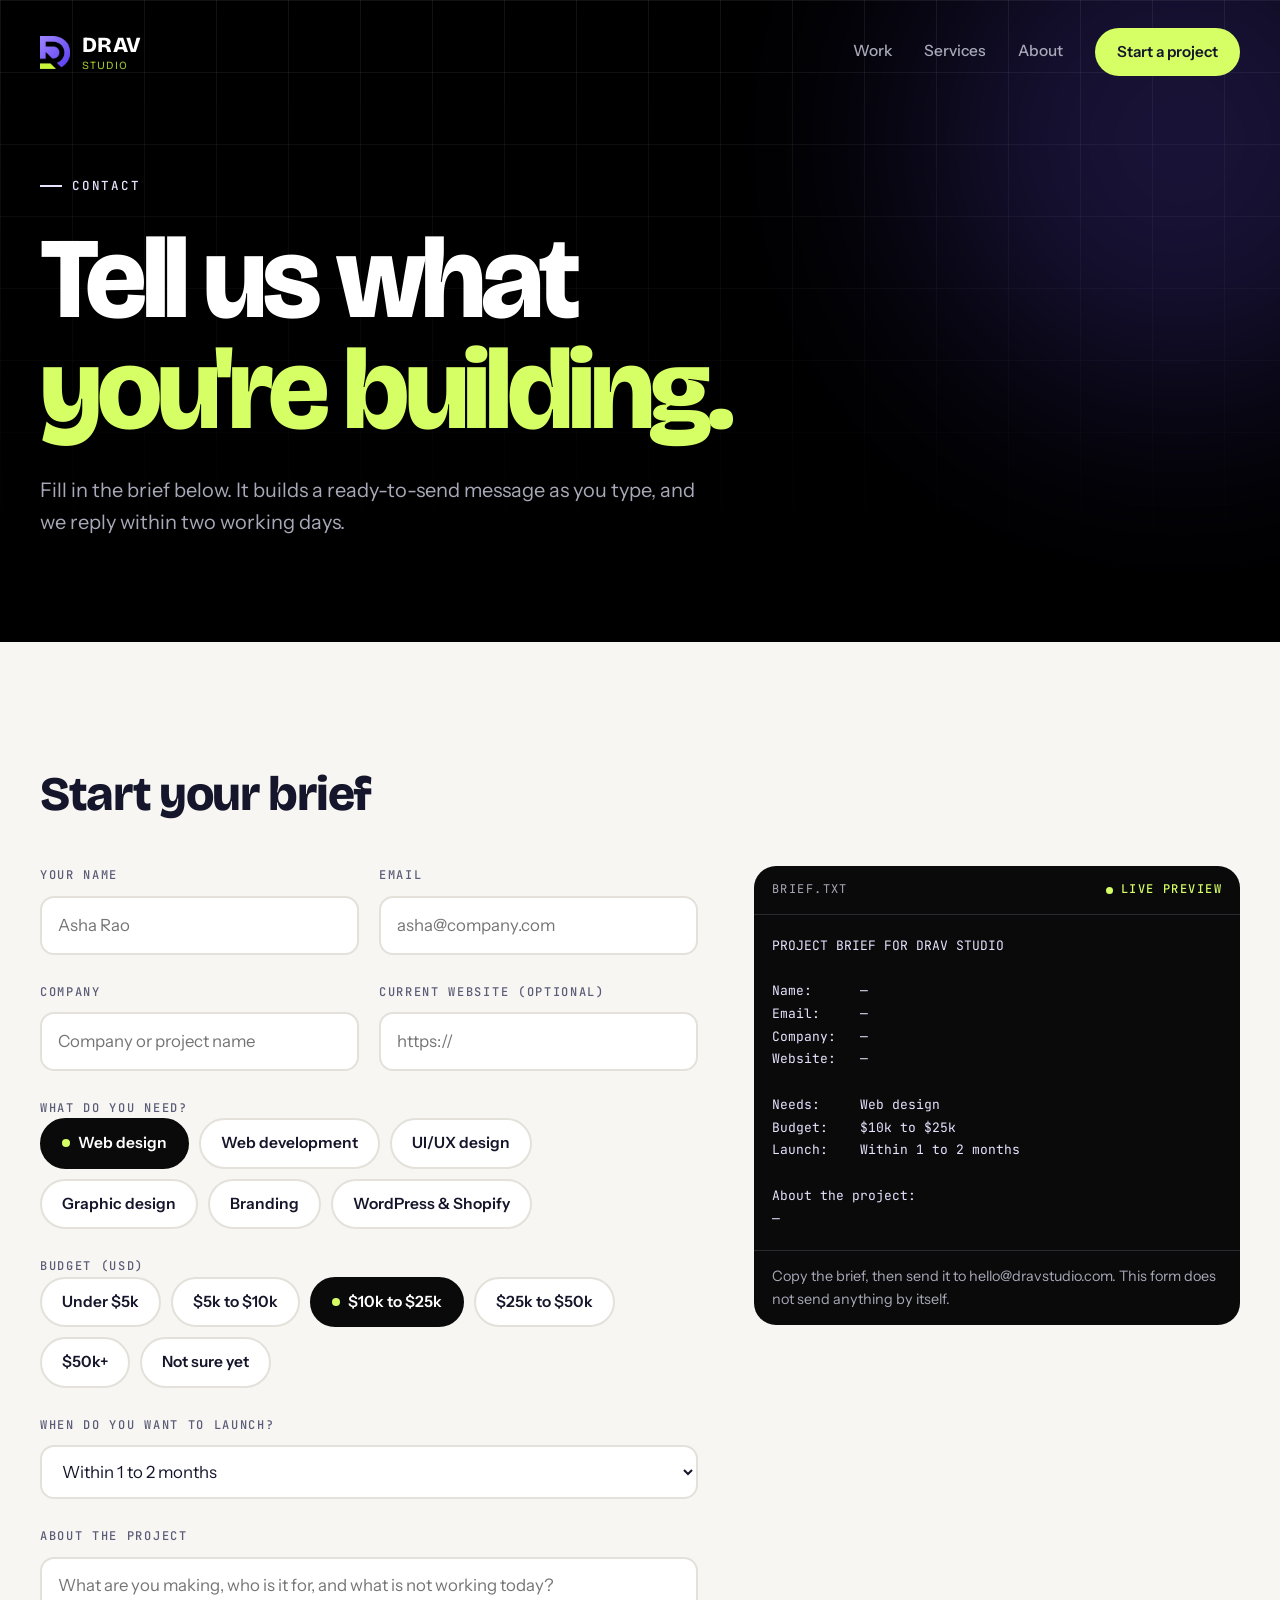
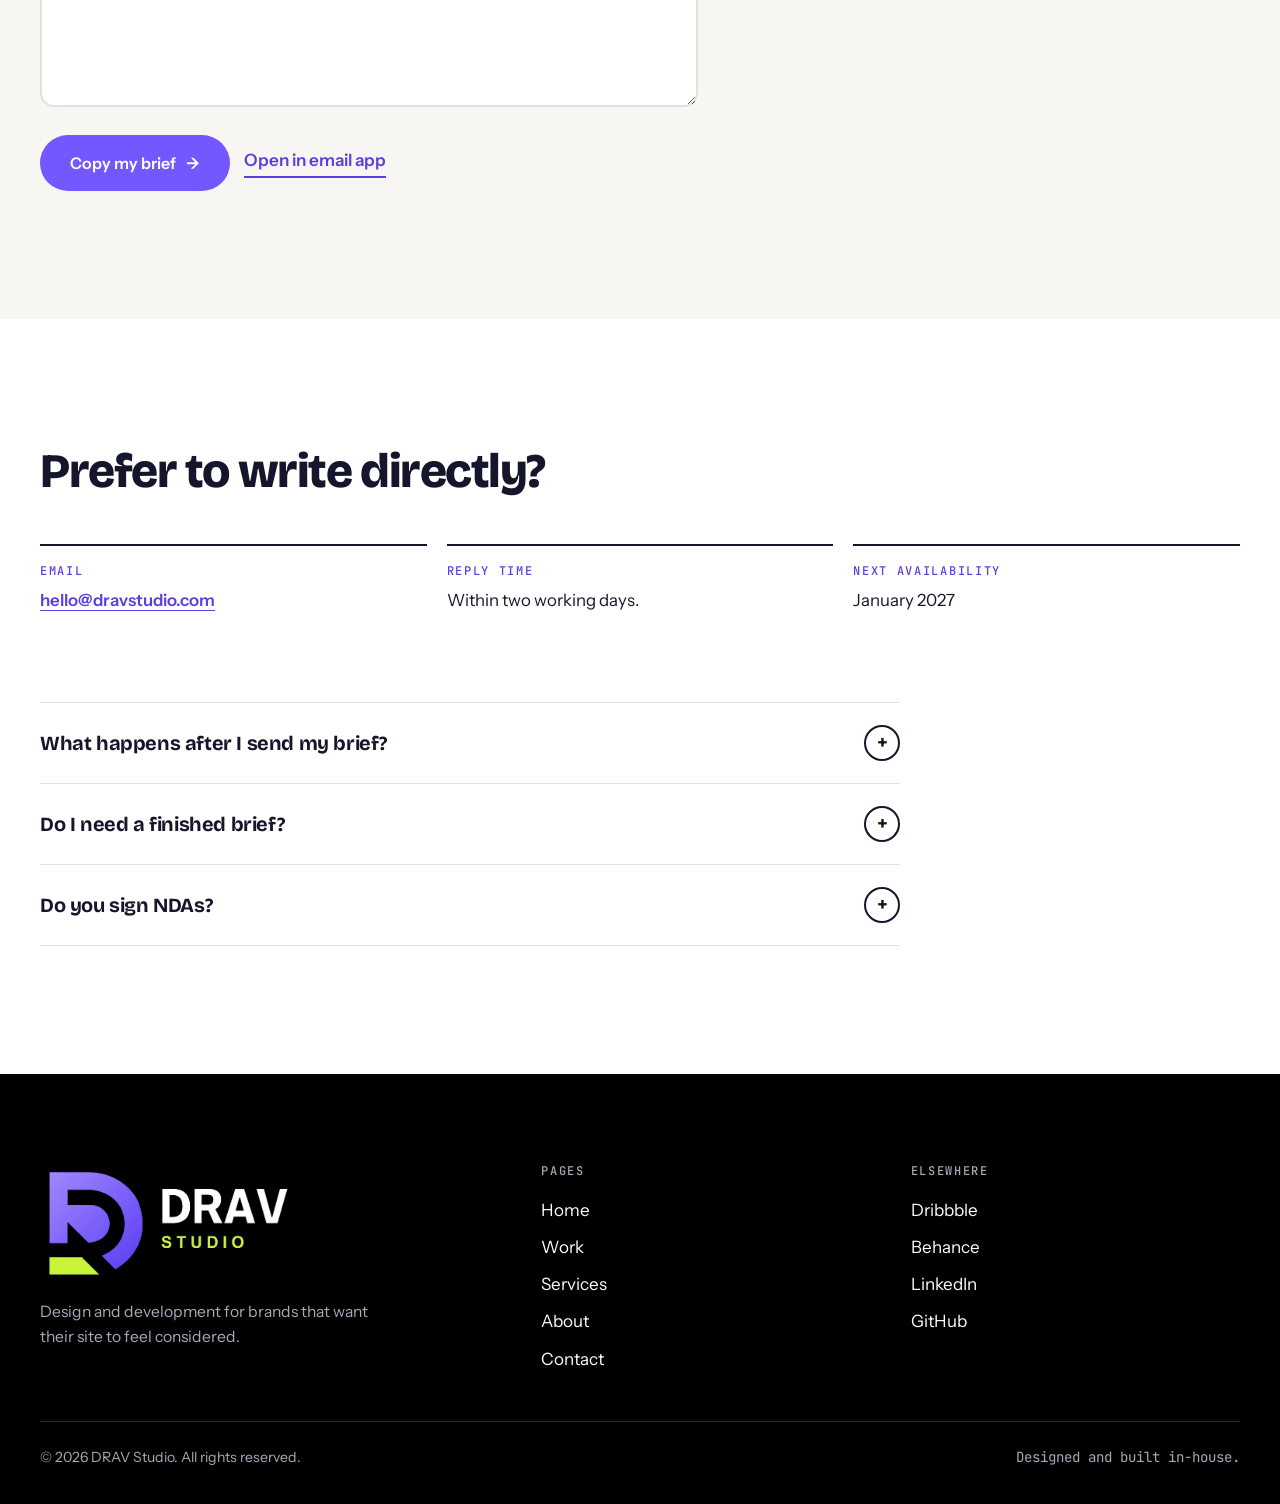
<file: contact.html>
<!doctype html>
<html lang="en">
  <head>
   <meta charset="utf8" />
    <meta
      name="viewport"
      content="width=device-width,initial-scale=1,viewport-fit=cover"
    />
    <meta
      name="title"
      content="DRAV Studio | Web Development, UI/UX & Branding"
    />
    <meta
      name="description"
      content="DRAV Studio creates modern websites, intuitive UI/UX designs, and distinctive brand identities. Design with direction. Built with purpose."
    />
    <meta
      name="keywords"
      content="DRAV Studio, web development, website design, UI UX design, branding, web design studio, digital agency India, WordPress development, Shopify development"
    />
    <meta name="author" content="DRAV Studio" />
    <meta name="robots" content="index, follow" />
    <meta name="language" content="English" />
    <meta property="og:type" content="website" />
    <meta property="og:site_name" content="DRAV Studio" />
    <meta property="og:title" content="DRAV Studio | Design with Direction" />
    <meta
      property="og:description"
      content="We build modern digital experiences through web development, UI/UX design, and branding."
    />
    <title>DRAV Studio Contact</title>
    <link rel="preconnect" href="https://fonts.googleapis.com" />
    <link rel="preconnect" href="https://fonts.gstatic.com" crossorigin />
    <link
      rel="stylesheet"
      href="https://fonts.googleapis.com/css2?family=Bricolage+Grotesque:opsz,wght@12..96,500..800&family=Instrument+Sans:wght@400;500;600&family=JetBrains+Mono:wght@400;500&display=swap"
    />
    <link rel="stylesheet" href="assets/css/base.css" />
    <link rel="stylesheet" href="assets/css/contact.css" />
    <script src="assets/js/boot.js"></script>
  </head>
  <body>
    <header class="band hero page-hero theme-dark" id="top">
      <div class="wrap">
        <nav class="nav" aria-label="Main">
             <a class="wordmark" href="index.html" aria-label="DRAV Studio home">
           <img src="assets/images/drav-logo-main.webp" alt="logo" class="header-logo">
            <span>DRAV <small>Studio</small></span>
          </a>
          <button
            class="menu-btn"
            type="button"
            aria-expanded="false"
            aria-controls="navlinks"
            aria-label="Menu"
          >
            <span></span><span></span>
          </button>
          <div class="nav-links" id="navlinks">
            <a href="work.html">Work</a>
            <a href="services.html">Services</a>
            <a href="about.html">About</a>
            <a
              class="btn btn-lime btn-sm"
              href="contact.html"
              aria-current="page"
              >Start a project</a
            >
          </div>
        </nav>

        <div class="ph-grid">
          <span class="eyebrow">Contact</span>
          <h1 class="display">Tell us what <em>you're building.</em></h1>
          <p class="lead">
            Fill in the brief below. It builds a ready-to-send message as you
            type, and we reply within two working days.
          </p>
        </div>
      </div>
    </header>

    <main>
      <section class="band theme-offwhite" aria-labelledby="form-title">
        <div class="wrap">
          <h2 class="display sub-h" id="form-title">Start your brief</h2>
          <div class="contact-layout">
            <form class="form" id="briefForm" novalidate>
              <div class="frow">
                <div class="fgroup">
                  <label for="name">Your name</label
                  ><input
                    type="text"
                    id="name"
                    name="name"
                    autocomplete="name"
                    placeholder="Asha Rao"
                    required
                  />
                </div>
                <div class="fgroup">
                  <label for="email">Email</label
                  ><input
                    type="email"
                    id="email"
                    name="email"
                    autocomplete="email"
                    placeholder="asha@company.com"
                    required
                  />
                </div>
              </div>
              <div class="frow">
                <div class="fgroup">
                  <label for="company">Company</label
                  ><input
                    type="text"
                    id="company"
                    name="company"
                    autocomplete="organization"
                    placeholder="Company or project name"
                  />
                </div>
                <div class="fgroup">
                  <label for="site">Current website (optional)</label
                  ><input
                    type="url"
                    id="site"
                    name="site"
                    placeholder="https://"
                  />
                </div>
              </div>

              <fieldset class="fgroup">
                <legend>What do you need?</legend>
                <div class="pick">
                  <label
                    ><input
                      type="checkbox"
                      name="needs"
                      value="Web design"
                      checked
                    /><span>Web design</span></label
                  >
                  <label
                    ><input
                      type="checkbox"
                      name="needs"
                      value="Web development"
                    /><span>Web development</span></label
                  >
                  <label
                    ><input
                      type="checkbox"
                      name="needs"
                      value="UI/UX design"
                    /><span>UI/UX design</span></label
                  >
                  <label
                    ><input
                      type="checkbox"
                      name="needs"
                      value="Graphic design"
                    /><span>Graphic design</span></label
                  >
                  <label
                    ><input
                      type="checkbox"
                      name="needs"
                      value="Branding"
                    /><span>Branding</span></label
                  >
                  <label
                    ><input
                      type="checkbox"
                      name="needs"
                      value="WordPress &amp; Shopify"
                    /><span>WordPress &amp; Shopify</span></label
                  >
                </div>
              </fieldset>

              <fieldset class="fgroup">
                <legend>Budget (USD)</legend>
                <div class="pick">
                  <label
                    ><input type="radio" name="budget" value="Under $5k" /><span
                      >Under $5k</span
                    ></label
                  >
                  <label
                    ><input
                      type="radio"
                      name="budget"
                      value="$5k to $10k"
                    /><span>$5k to $10k</span></label
                  >
                  <label
                    ><input
                      type="radio"
                      name="budget"
                      value="$10k to $25k"
                      checked
                    /><span>$10k to $25k</span></label
                  >
                  <label
                    ><input
                      type="radio"
                      name="budget"
                      value="$25k to $50k"
                    /><span>$25k to $50k</span></label
                  >
                  <label
                    ><input type="radio" name="budget" value="$50k+" /><span
                      >$50k+</span
                    ></label
                  >
                  <label
                    ><input
                      type="radio"
                      name="budget"
                      value="Not sure yet"
                    /><span>Not sure yet</span></label
                  >
                </div>
              </fieldset>

              <div class="fgroup">
                <label for="timeline">When do you want to launch?</label>
                <select id="timeline" name="timeline">
                  <option>As soon as possible</option>
                  <option selected>Within 1 to 2 months</option>
                  <option>In 3 months or more</option>
                  <option>Just exploring</option>
                </select>
              </div>

              <div class="fgroup">
                <label for="message">About the project</label>
                <textarea
                  id="message"
                  name="message"
                  placeholder="What are you making, who is it for, and what is not working today?"
                ></textarea>
              </div>

              <div class="form-actions">
                <button class="btn btn-violet" type="submit">
                  Copy my brief <span class="arrow" aria-hidden="true">→</span>
                </button>
                <a
                  class="btn-text"
                  id="briefMail"
                  href="mailto:hello@dravstudio.com"
                  >Open in email app</a
                >
              </div>
            </form>

            <aside class="brief" aria-label="Your brief">
              <div class="brief-bar mono">
                <span>brief.txt</span><b>Live preview</b>
              </div>
              <pre class="brief-out" id="briefOut" tabindex="0">
Fill in the form and your brief appears here.</pre
              >
              <p
                class="brief-status"
                id="briefStatus"
                role="status"
                aria-live="polite"
              >
                Copy the brief, then send it to hello@dravstudio.com. This form
                does not send anything by itself.
              </p>
            </aside>
          </div>
        </div>
      </section>

      <section class="band theme-white" aria-labelledby="touch-title">
        <div class="wrap">
          <h2 class="display sub-h" id="touch-title">
            Prefer to write directly?
          </h2>
          <div class="touch">
            <div>
              <h3>Email</h3>
              <p>
                <a href="mailto:hello@dravstudio.com">hello@dravstudio.com</a>
              </p>
            </div>
            <div>
              <h3>Reply time</h3>
              <p>Within two working days.</p>
            </div>
            <div>
              <h3>Next availability</h3>
              <p>January 2027</p>
            </div>
          </div>

          <div class="faq">
            <details>
              <summary>What happens after I send my brief?</summary>
              <p>
                We read it, reply with a few questions, and set up a 30-minute
                call. If we are a good match, a fixed quote follows within a
                week.
              </p>
            </details>
            <details>
              <summary>Do I need a finished brief?</summary>
              <p>
                No. A few sentences about the problem are enough. Part of the
                first call is shaping the brief together.
              </p>
            </details>
            <details>
              <summary>Do you sign NDAs?</summary>
              <p>
                Yes, on request. Mention it in your message and we will send one
                before you share details.
              </p>
            </details>
          </div>
        </div>
      </section>
    </main>

    <footer class="band footer theme-dark">
      <div class="wrap">
        <div class="foot-grid">
         <div class="foot-brand">
            <a class="wordmark" href="index.html" aria-label="DRAV Studio, home"
              ><img src="assets/images/drav-logo-full.webp" alt="logo" class="footer-logo"></a>
            <!-- <div class="big-word">DRAV Studio</div> -->
            <p>
              Design and development for brands that want their site to feel
              considered.
            </p>
          </div>
          <nav class="foot-col" aria-label="Footer">
            <h3>Pages</h3>
            <ul>
              <li><a href="index.html">Home</a></li>
              <li><a href="work.html">Work</a></li>
              <li><a href="services.html">Services</a></li>
              <li><a href="about.html">About</a></li>
              <li><a href="contact.html">Contact</a></li>
            </ul>
          </nav>
          <div class="foot-col">
            <h3>Elsewhere</h3>
            <ul>
              <li>
                <a href="https://dribbble.com" rel="noopener">Dribbble</a>
              </li>
              <li>
                <a href="https://www.behance.net" rel="noopener">Behance</a>
              </li>
              <li>
                <a href="https://www.linkedin.com" rel="noopener">LinkedIn</a>
              </li>
              <li><a href="https://github.com" rel="noopener">GitHub</a></li>
            </ul>
          </div>
        </div>
        <div class="foot-base">
          <span>© 2026 DRAV Studio. All rights reserved.</span>
          <span class="mono">Designed and built in-house.</span>
        </div>
      </div>
    </footer>

    <script src="assets/js/script.js" defer></script>
    <script src="assets/js/contact.js" defer></script>
  </body>
</html>
</file>
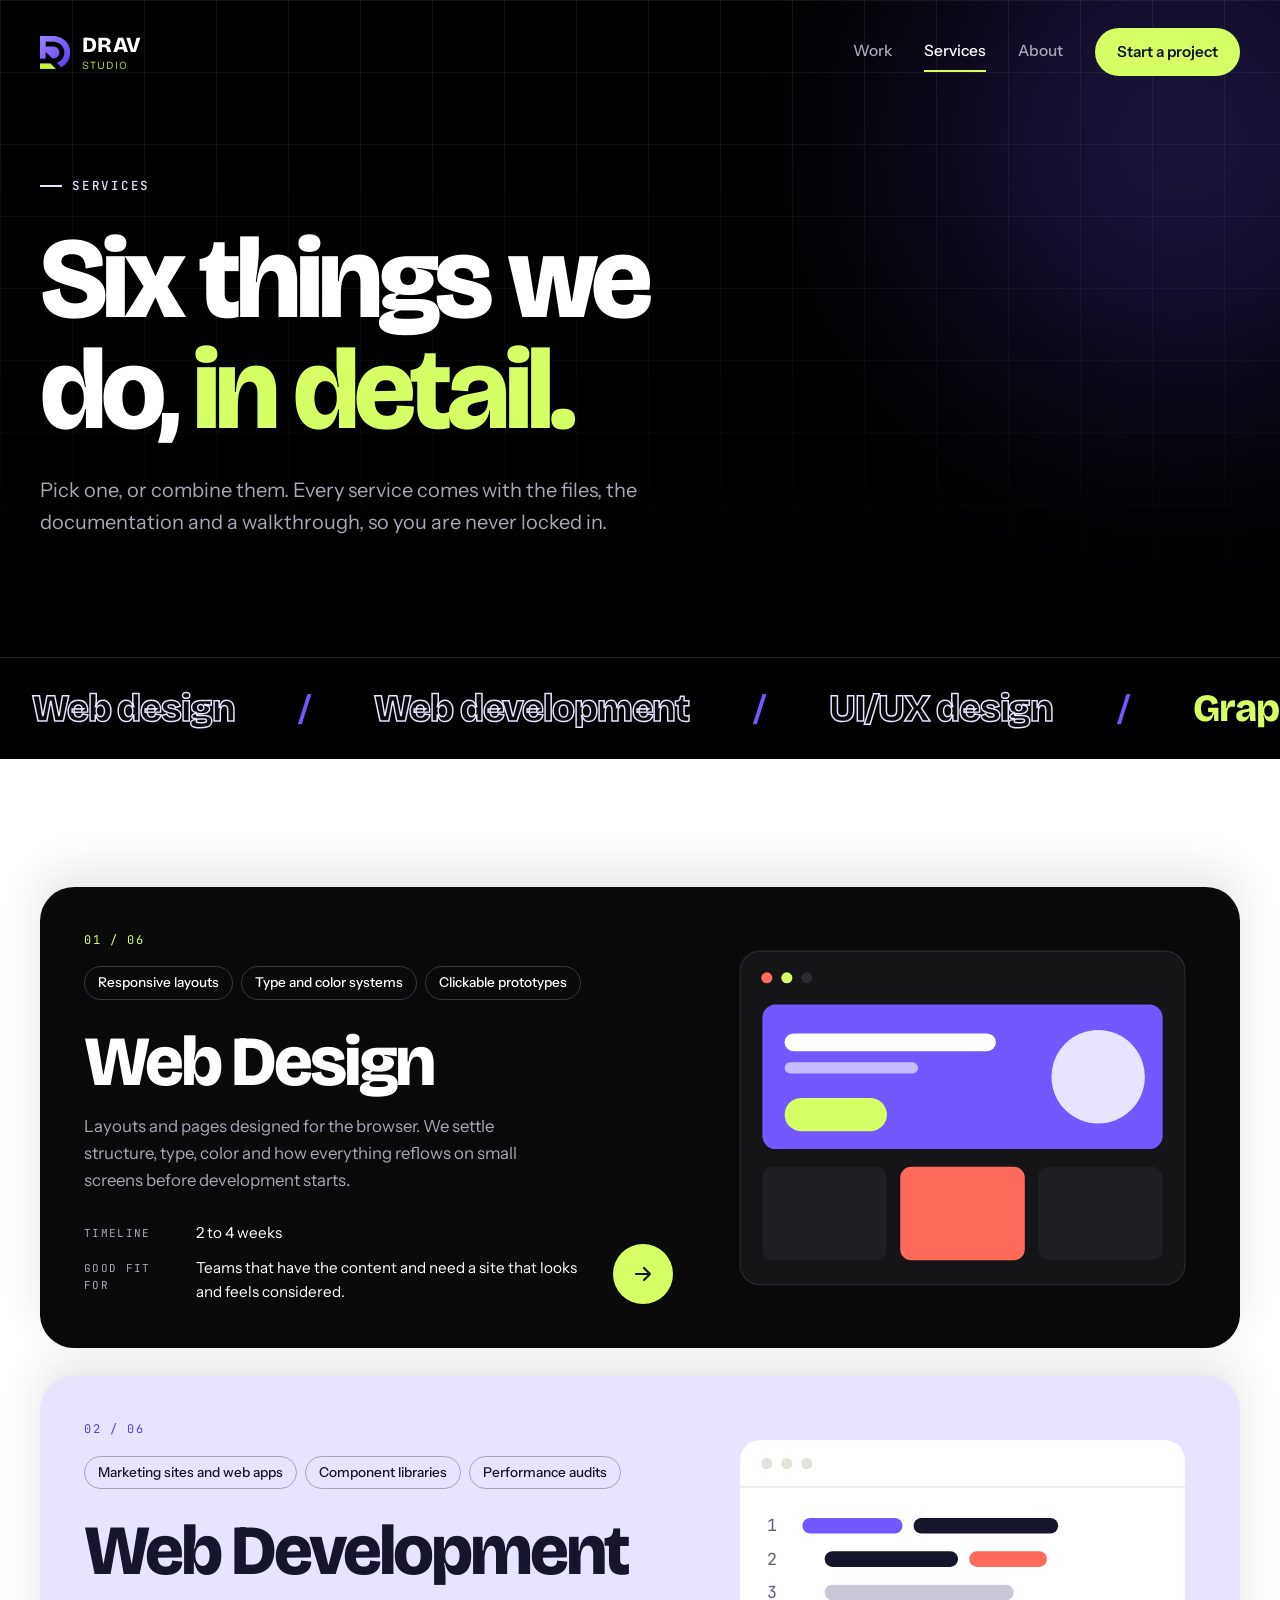
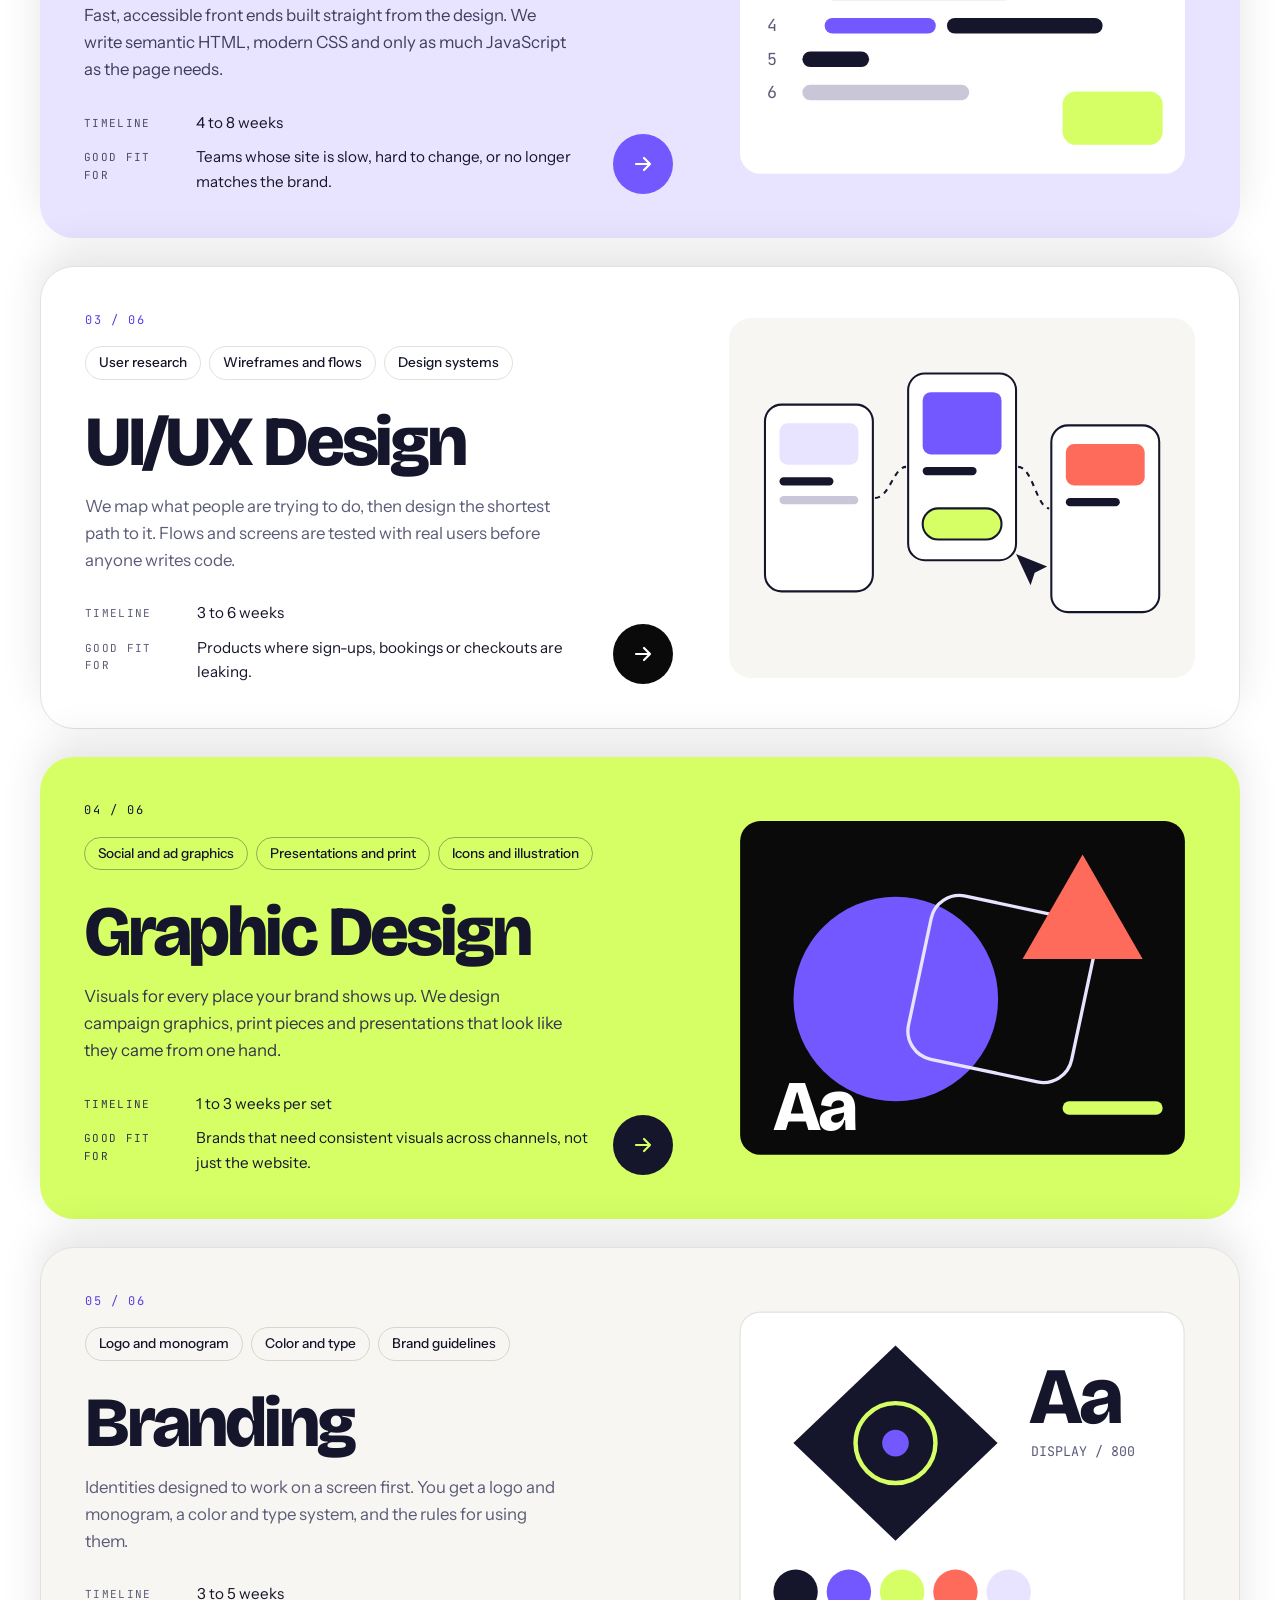
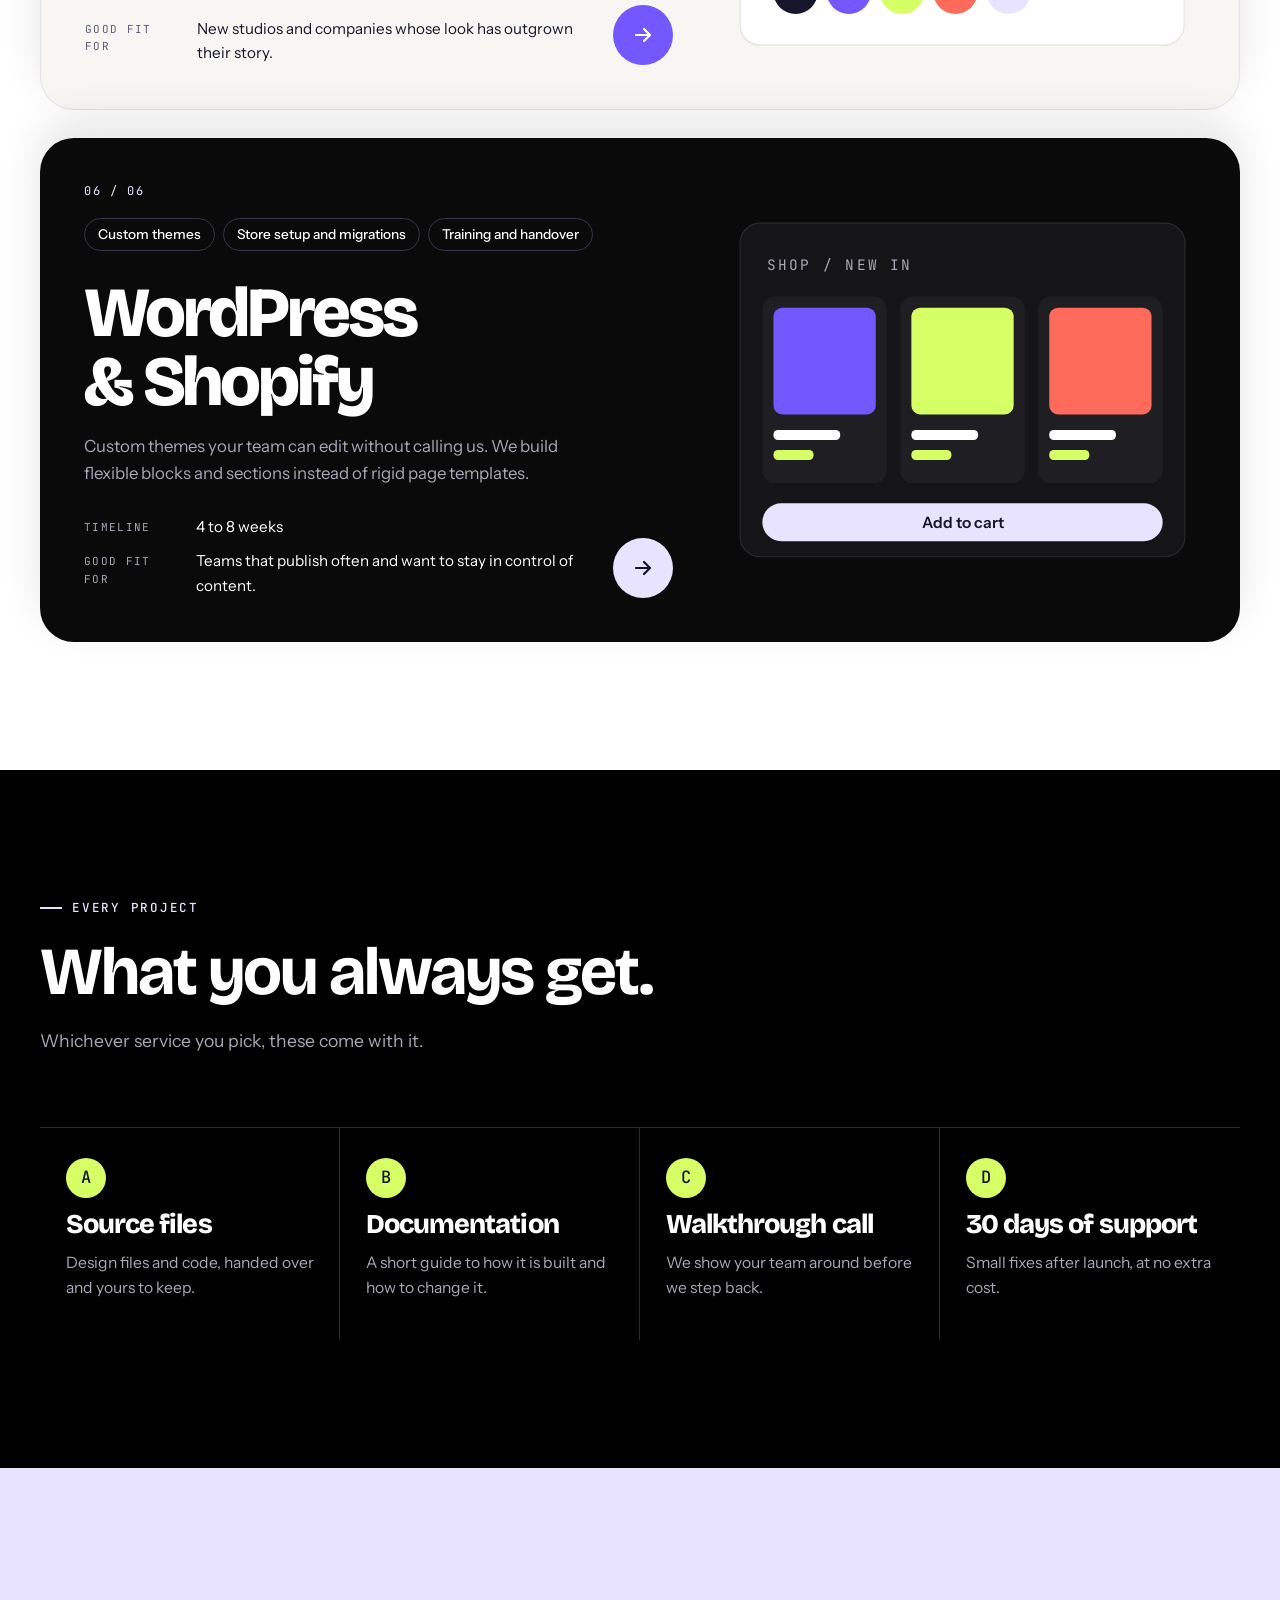
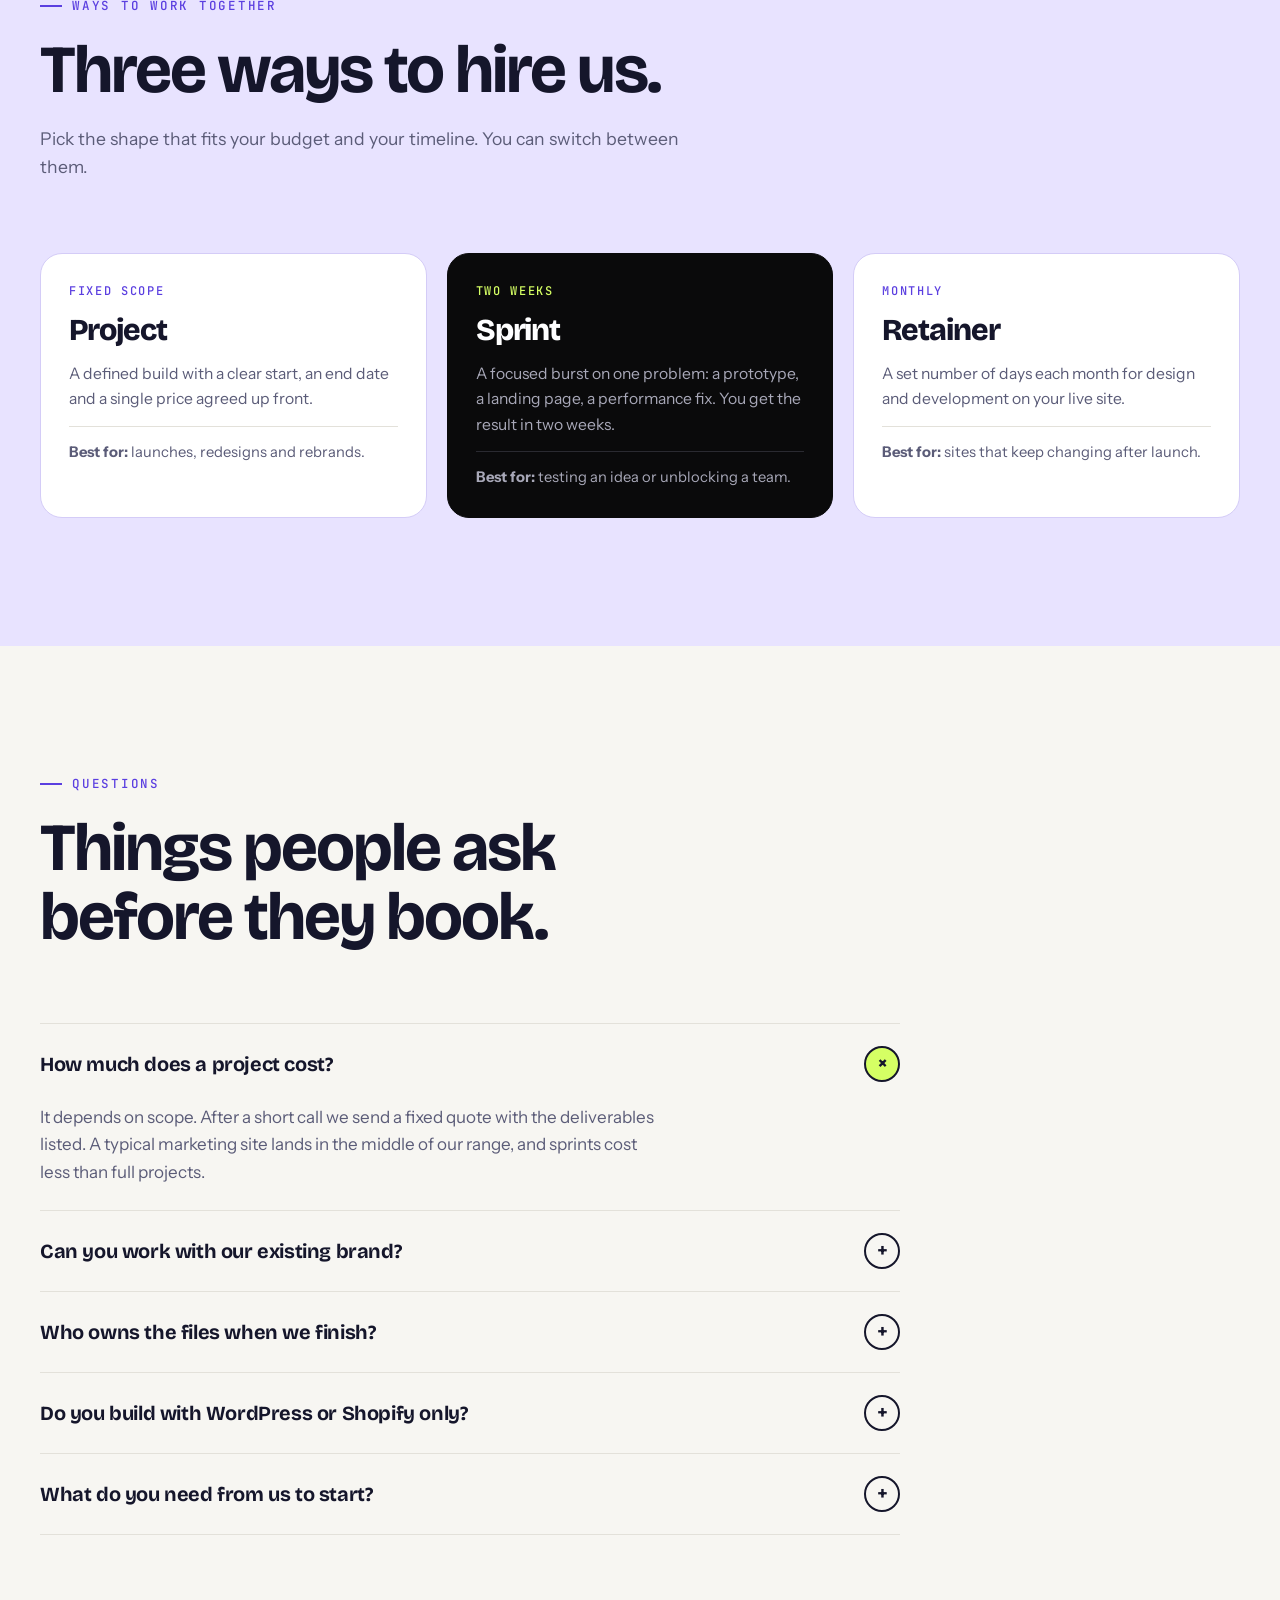
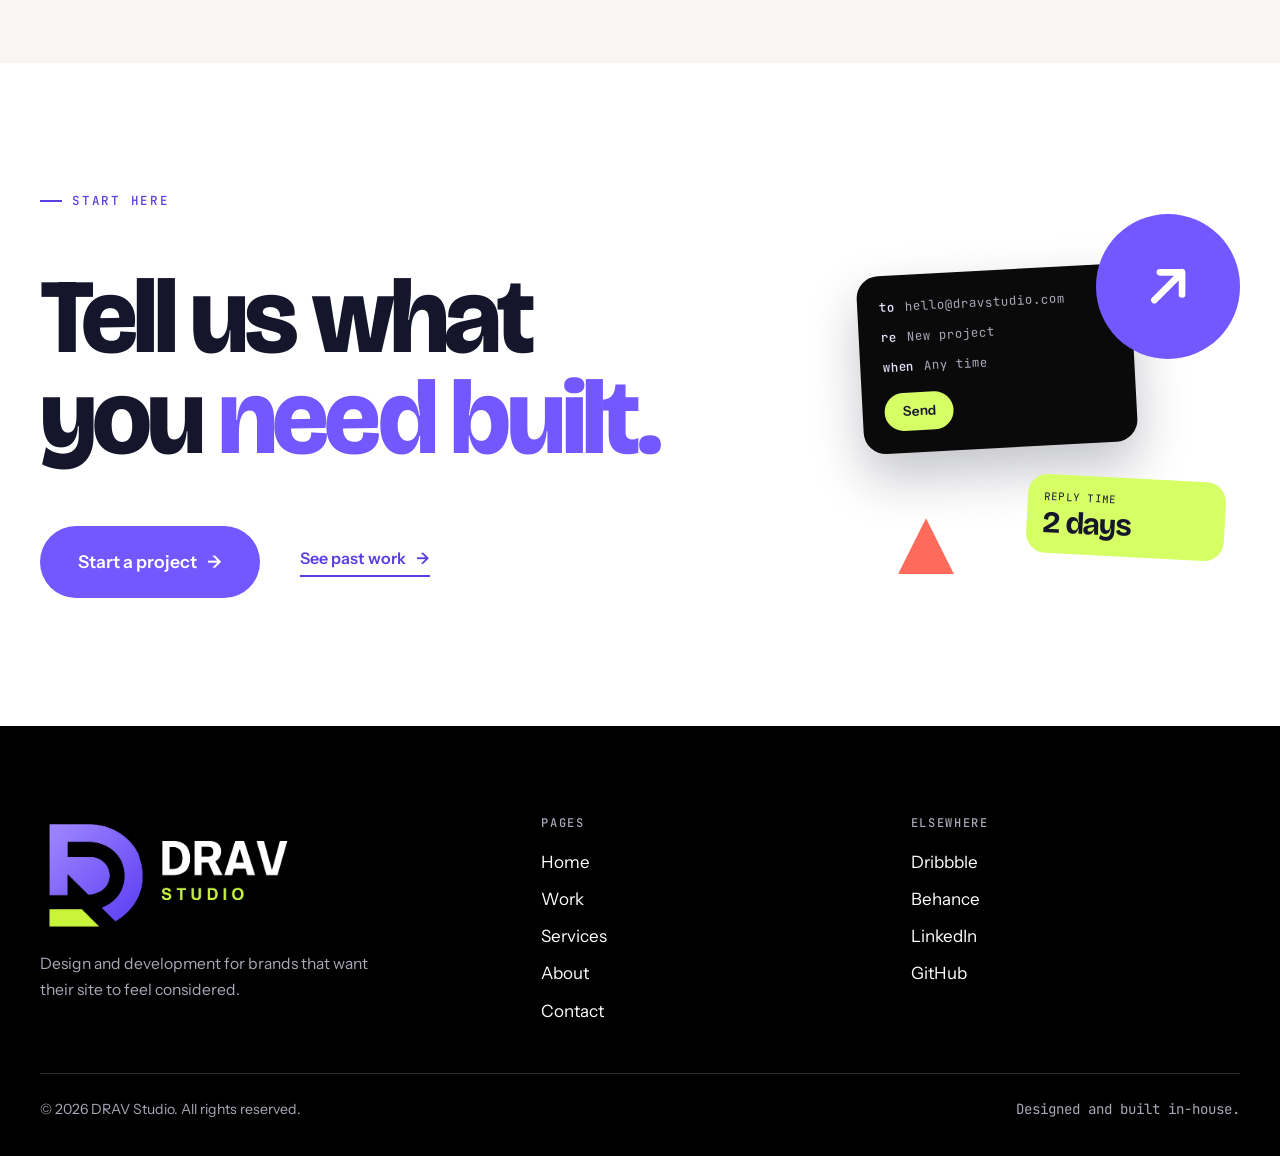
<file: services.html>
<!doctype html>
<html lang="en">
  <head>
    <meta charset="utf8" />
    <meta
      name="viewport"
      content="width=device-width,initial-scale=1,viewport-fit=cover"
    />
    <meta
      name="title"
      content="DRAV Studio | Web Development, UI/UX & Branding"
    />
    <meta
      name="description"
      content="DRAV Studio creates modern websites, intuitive UI/UX designs, and distinctive brand identities. Design with direction. Built with purpose."
    />
    <meta
      name="keywords"
      content="DRAV Studio, web development, website design, UI UX design, branding, web design studio, digital agency India, WordPress development, Shopify development"
    />
    <meta name="author" content="DRAV Studio" />
    <meta name="robots" content="index, follow" />
    <meta name="language" content="English" />
    <meta property="og:type" content="website" />
    <meta property="og:site_name" content="DRAV Studio" />
    <meta property="og:title" content="DRAV Studio | Design with Direction" />
    <meta
      property="og:description"
      content="We build modern digital experiences through web development, UI/UX design, and branding."
    />
    <title>DRAV Studio Services</title>
    <link rel="preconnect" href="https://fonts.googleapis.com" />
    <link rel="preconnect" href="https://fonts.gstatic.com" crossorigin />
    <link
      rel="stylesheet"
      href="https://fonts.googleapis.com/css2?family=Bricolage+Grotesque:opsz,wght@12..96,500..800&family=Instrument+Sans:wght@400;500;600&family=JetBrains+Mono:wght@400;500&display=swap"
    />
    <link rel="stylesheet" href="assets/css/base.css" />
    <link rel="stylesheet" href="assets/css/services.css" />
    <script src="assets/js/boot.js"></script>
  </head>
  <body>
    <header class="band hero ssp page-hero theme-dark" id="top">
      <div class="wrap">
        <nav class="nav" aria-label="Main">
             <a class="wordmark" href="index.html" aria-label="DRAV Studio home">
           <img src="assets/images/drav-logo-main.webp" alt="logo" class="header-logo">
            <span>DRAV <small>Studio</small></span>
          </a>
          <button
            class="menu-btn"
            type="button"
            aria-expanded="false"
            aria-controls="navlinks"
            aria-label="Menu"
          >
            <span></span><span></span>
          </button>
          <div class="nav-links" id="navlinks">
            <a href="work.html">Work</a>
            <a href="services.html" aria-current="page">Services</a>
            <a href="about.html">About</a>
            <a class="btn btn-lime btn-sm" href="contact.html"
              >Start a project</a
            >
          </div>
        </nav>

        <div class="ph-grid">
          <span class="eyebrow">Services</span>
          <h1 class="display">Six things we do, <em>in detail.</em></h1>
          <p class="lead">
            Pick one, or combine them. Every service comes with the files, the
            documentation and a walkthrough, so you are never locked in.
          </p>
        </div>
      </div>
      <div class="marquee" aria-hidden="true">
        <div class="marquee-track">
          <span>Web design</span><span class="sl">/</span
          ><span>Web development</span><span class="sl">/</span
          ><span>UI/UX design</span><span class="sl">/</span
          ><span class="f">Graphic design</span><span class="sl">/</span
          ><span>Branding</span><span class="sl">/</span
          ><span>WordPress &amp; Shopify</span><span class="sl">/</span
          ><span>Web design</span><span class="sl">/</span
          ><span>Web development</span><span class="sl">/</span
          ><span>UI/UX design</span><span class="sl">/</span
          ><span class="f">Graphic design</span><span class="sl">/</span
          ><span>Branding</span><span class="sl">/</span
          ><span>WordPress &amp; Shopify</span><span class="sl">/</span
          ><span>Web design</span><span class="sl">/</span
          ><span>Web development</span><span class="sl">/</span
          ><span>UI/UX design</span><span class="sl">/</span
          ><span class="f">Graphic design</span><span class="sl">/</span
          ><span>Branding</span><span class="sl">/</span
          ><span>WordPress &amp; Shopify</span><span class="sl">/</span
          ><span>Web design</span><span class="sl">/</span
          ><span>Web development</span><span class="sl">/</span
          ><span>UI/UX design</span><span class="sl">/</span
          ><span class="f">Graphic design</span><span class="sl">/</span
          ><span>Branding</span><span class="sl">/</span
          ><span>WordPress &amp; Shopify</span><span class="sl">/</span>
        </div>
      </div>
    </header>

    <main>
      <section class="band theme-white" aria-label="Services in detail">
        <div class="wrap">
          <div class="st-wrap">
            <article class="st st-1" id="s1">
              <div class="st-text">
                <div class="st-top">
                  <span class="st-n mono">01 / 06</span>
                  <ul class="st-chips">
                    <li>Responsive layouts</li>
                    <li>Type and color systems</li>
                    <li>Clickable prototypes</li>
                  </ul>
                </div>
                <div class="st-mid">
                  <h2 class="display">Web Design</h2>
                  <p class="st-desc">
                    Layouts and pages designed for the browser. We settle
                    structure, type, color and how everything reflows on small
                    screens before development starts.
                  </p>
                </div>
                <div class="st-bot">
                  <dl class="st-meta">
                    <div>
                      <dt class="mono">Timeline</dt>
                      <dd>2 to 4 weeks</dd>
                    </div>
                    <div>
                      <dt class="mono">Good fit for</dt>
                      <dd>
                        Teams that have the content and need a site that looks
                        and feels considered.
                      </dd>
                    </div>
                  </dl>
                  <a
                    class="st-go"
                    href="contact.html"
                    aria-label="Discuss Web Design"
                    ><svg
                      viewBox="0 0 24 24"
                      fill="none"
                      stroke="currentColor"
                      stroke-width="2.2"
                      stroke-linecap="round"
                      stroke-linejoin="round"
                      aria-hidden="true"
                    >
                      <path d="M5 12h14M13 6l6 6-6 6" /></svg></a>
                </div>
              </div>
              <div class="st-vis">
                <svg viewBox="0 0 420 320" aria-hidden="true">
                  <rect
                    x="10"
                    y="10"
                    width="400"
                    height="300"
                    rx="18"
                    fill="#151518"
                    stroke="#2A2A31"
                  />
                  <circle cx="34" cy="34" r="5" fill="#FF6B5B" />
                  <circle cx="52" cy="34" r="5" fill="#D5FF64" />
                  <circle cx="70" cy="34" r="5" fill="#2A2A31" />
                  <rect
                    x="30"
                    y="58"
                    width="360"
                    height="130"
                    rx="12"
                    fill="#7357FF"
                  />
                  <rect
                    x="50"
                    y="84"
                    width="190"
                    height="16"
                    rx="8"
                    fill="#FFFFFF"
                  />
                  <rect
                    x="50"
                    y="110"
                    width="120"
                    height="10"
                    rx="5"
                    fill="#FFFFFF"
                    opacity=".6"
                  />
                  <rect
                    x="50"
                    y="142"
                    width="92"
                    height="30"
                    rx="15"
                    fill="#D5FF64"
                  />
                  <circle cx="332" cy="123" r="42" fill="#E8E3FF" />
                  <rect
                    x="30"
                    y="204"
                    width="112"
                    height="84"
                    rx="10"
                    fill="#1F1F23"
                  />
                  <rect
                    x="154"
                    y="204"
                    width="112"
                    height="84"
                    rx="10"
                    fill="#FF6B5B"
                  />
                  <rect
                    x="278"
                    y="204"
                    width="112"
                    height="84"
                    rx="10"
                    fill="#1F1F23"
                  />
                </svg>
              </div>
            </article>
            <article class="st st-2" id="s2">
              <div class="st-text">
                <div class="st-top">
                  <span class="st-n mono">02 / 06</span>
                  <ul class="st-chips">
                    <li>Marketing sites and web apps</li>
                    <li>Component libraries</li>
                    <li>Performance audits</li>
                  </ul>
                </div>
                <div class="st-mid">
                  <h2 class="display">Web Development</h2>
                  <p class="st-desc">
                    Fast, accessible front ends built straight from the design.
                    We write semantic HTML, modern CSS and only as much
                    JavaScript as the page needs.
                  </p>
                </div>
                <div class="st-bot">
                  <dl class="st-meta">
                    <div>
                      <dt class="mono">Timeline</dt>
                      <dd>4 to 8 weeks</dd>
                    </div>
                    <div>
                      <dt class="mono">Good fit for</dt>
                      <dd>
                        Teams whose site is slow, hard to change, or no longer
                        matches the brand.
                      </dd>
                    </div>
                  </dl>
                  <a
                    class="st-go"
                    href="contact.html"
                    aria-label="Discuss Web Development"
                    ><svg
                      viewBox="0 0 24 24"
                      fill="none"
                      stroke="currentColor"
                      stroke-width="2.2"
                      stroke-linecap="round"
                      stroke-linejoin="round"
                      aria-hidden="true"
                    >
                      <path d="M5 12h14M13 6l6 6-6 6" /></svg></a>
                </div>
              </div>
              <div class="st-vis">
                <svg viewBox="0 0 420 320" aria-hidden="true">
                  <rect
                    x="10"
                    y="10"
                    width="400"
                    height="300"
                    rx="18"
                    fill="#FFFFFF"
                  />
                  <path d="M10 52h400" stroke="#E3E1DA" />
                  <circle cx="34" cy="31" r="5" fill="#E3E1DA" />
                  <circle cx="52" cy="31" r="5" fill="#E3E1DA" />
                  <circle cx="70" cy="31" r="5" fill="#E3E1DA" />
                  <g
                    font-family="JetBrains Mono, monospace"
                    font-size="15"
                    fill="#5B5C78"
                  >
                    <text x="34" y="92">1</text>
                    <text x="34" y="122">2</text>
                    <text x="34" y="152">3</text>
                    <text x="34" y="182">4</text>
                    <text x="34" y="212">5</text>
                    <text x="34" y="242">6</text>
                  </g>
                  <rect
                    x="66"
                    y="80"
                    width="90"
                    height="14"
                    rx="7"
                    fill="#7357FF"
                  />
                  <rect
                    x="166"
                    y="80"
                    width="130"
                    height="14"
                    rx="7"
                    fill="#15162B"
                  />
                  <rect
                    x="86"
                    y="110"
                    width="120"
                    height="14"
                    rx="7"
                    fill="#15162B"
                  />
                  <rect
                    x="216"
                    y="110"
                    width="70"
                    height="14"
                    rx="7"
                    fill="#FF6B5B"
                  />
                  <rect
                    x="86"
                    y="140"
                    width="170"
                    height="14"
                    rx="7"
                    fill="#C9C6D8"
                  />
                  <rect
                    x="86"
                    y="170"
                    width="100"
                    height="14"
                    rx="7"
                    fill="#7357FF"
                  />
                  <rect
                    x="196"
                    y="170"
                    width="140"
                    height="14"
                    rx="7"
                    fill="#15162B"
                  />
                  <rect
                    x="66"
                    y="200"
                    width="60"
                    height="14"
                    rx="7"
                    fill="#15162B"
                  />
                  <rect
                    x="66"
                    y="230"
                    width="150"
                    height="14"
                    rx="7"
                    fill="#C9C6D8"
                  />
                  <rect
                    x="300"
                    y="236"
                    width="90"
                    height="48"
                    rx="12"
                    fill="#D5FF64"
                  />
                </svg>
              </div>
            </article>
            <article class="st st-3" id="s3">
              <div class="st-text">
                <div class="st-top">
                  <span class="st-n mono">03 / 06</span>
                  <ul class="st-chips">
                    <li>User research</li>
                    <li>Wireframes and flows</li>
                    <li>Design systems</li>
                  </ul>
                </div>
                <div class="st-mid">
                  <h2 class="display">UI/UX Design</h2>
                  <p class="st-desc">
                    We map what people are trying to do, then design the
                    shortest path to it. Flows and screens are tested with real
                    users before anyone writes code.
                  </p>
                </div>
                <div class="st-bot">
                  <dl class="st-meta">
                    <div>
                      <dt class="mono">Timeline</dt>
                      <dd>3 to 6 weeks</dd>
                    </div>
                    <div>
                      <dt class="mono">Good fit for</dt>
                      <dd>
                        Products where sign-ups, bookings or checkouts are
                        leaking.
                      </dd>
                    </div>
                  </dl>
                  <a
                    class="st-go"
                    href="contact.html"
                    aria-label="Discuss UI/UX Design"
                    ><svg
                      viewBox="0 0 24 24"
                      fill="none"
                      stroke="currentColor"
                      stroke-width="2.2"
                      stroke-linecap="round"
                      stroke-linejoin="round"
                      aria-hidden="true"
                    >
                      <path d="M5 12h14M13 6l6 6-6 6" /></svg></a>
                </div>
              </div>
              <div class="st-vis">
                <svg viewBox="0 0 420 320" aria-hidden="true">
                  <g fill="#FFFFFF" stroke="#15162B" stroke-width="2">
                    <rect x="20" y="70" width="104" height="180" rx="16" />
                    <rect x="158" y="40" width="104" height="180" rx="16" />
                    <rect x="296" y="90" width="104" height="180" rx="16" />
                  </g>
                  <rect
                    x="34"
                    y="88"
                    width="76"
                    height="40"
                    rx="8"
                    fill="#E8E3FF"
                  />
                  <rect
                    x="34"
                    y="140"
                    width="52"
                    height="8"
                    rx="4"
                    fill="#15162B"
                  />
                  <rect
                    x="34"
                    y="158"
                    width="76"
                    height="8"
                    rx="4"
                    fill="#C9C6D8"
                  />
                  <rect
                    x="172"
                    y="58"
                    width="76"
                    height="60"
                    rx="8"
                    fill="#7357FF"
                  />
                  <rect
                    x="172"
                    y="130"
                    width="52"
                    height="8"
                    rx="4"
                    fill="#15162B"
                  />
                  <rect
                    x="172"
                    y="170"
                    width="76"
                    height="30"
                    rx="15"
                    fill="#D5FF64"
                    stroke="#15162B"
                    stroke-width="2"
                  />
                  <rect
                    x="310"
                    y="108"
                    width="76"
                    height="40"
                    rx="8"
                    fill="#FF6B5B"
                  />
                  <rect
                    x="310"
                    y="160"
                    width="52"
                    height="8"
                    rx="4"
                    fill="#15162B"
                  />
                  <path
                    d="M126 160c14 0 18-30 30-30M264 130c14 0 18 40 30 40"
                    stroke="#15162B"
                    stroke-width="2"
                    fill="none"
                    stroke-dasharray="5 5"
                  />
                  <path d="M262 214l30 12-12 6-4 12z" fill="#15162B" />
                </svg>
              </div>
            </article>
            <article class="st st-4" id="s4">
              <div class="st-text">
                <div class="st-top">
                  <span class="st-n mono">04 / 06</span>
                  <ul class="st-chips">
                    <li>Social and ad graphics</li>
                    <li>Presentations and print</li>
                    <li>Icons and illustration</li>
                  </ul>
                </div>
                <div class="st-mid">
                  <h2 class="display">Graphic Design</h2>
                  <p class="st-desc">
                    Visuals for every place your brand shows up. We design
                    campaign graphics, print pieces and presentations that look
                    like they came from one hand.
                  </p>
                </div>
                <div class="st-bot">
                  <dl class="st-meta">
                    <div>
                      <dt class="mono">Timeline</dt>
                      <dd>1 to 3 weeks per set</dd>
                    </div>
                    <div>
                      <dt class="mono">Good fit for</dt>
                      <dd>
                        Brands that need consistent visuals across channels, not
                        just the website.
                      </dd>
                    </div>
                  </dl>
                  <a
                    class="st-go"
                    href="contact.html"
                    aria-label="Discuss Graphic Design"
                    ><svg
                      viewBox="0 0 24 24"
                      fill="none"
                      stroke="currentColor"
                      stroke-width="2.2"
                      stroke-linecap="round"
                      stroke-linejoin="round"
                      aria-hidden="true"
                    >
                      <path d="M5 12h14M13 6l6 6-6 6" /></svg></a>
                </div>
              </div>
              <div class="st-vis">
                <svg viewBox="0 0 420 320" aria-hidden="true">
                  <rect
                    x="10"
                    y="10"
                    width="400"
                    height="300"
                    rx="18"
                    fill="#0A0A0B"
                  />
                  <circle cx="150" cy="170" r="92" fill="#7357FF" />
                  <rect
                    x="170"
                    y="86"
                    width="150"
                    height="150"
                    rx="26"
                    fill="none"
                    stroke="#E8E3FF"
                    stroke-width="3"
                    transform="rotate(12 245 161)"
                  />
                  <path d="M318 40l54 94h-108z" fill="#FF6B5B" />
                  <text
                    x="40"
                    y="288"
                    font-family="Bricolage Grotesque, sans-serif"
                    font-weight="800"
                    font-size="64"
                    fill="#FFFFFF"
                    letter-spacing="-3"
                  >
                    Aa
                  </text>
                  <rect
                    x="300"
                    y="262"
                    width="90"
                    height="12"
                    rx="6"
                    fill="#D5FF64"
                  />
                </svg>
              </div>
            </article>
            <article class="st st-5" id="s5">
              <div class="st-text">
                <div class="st-top">
                  <span class="st-n mono">05 / 06</span>
                  <ul class="st-chips">
                    <li>Logo and monogram</li>
                    <li>Color and type</li>
                    <li>Brand guidelines</li>
                  </ul>
                </div>
                <div class="st-mid">
                  <h2 class="display">Branding</h2>
                  <p class="st-desc">
                    Identities designed to work on a screen first. You get a
                    logo and monogram, a color and type system, and the rules
                    for using them.
                  </p>
                </div>
                <div class="st-bot">
                  <dl class="st-meta">
                    <div>
                      <dt class="mono">Timeline</dt>
                      <dd>3 to 5 weeks</dd>
                    </div>
                    <div>
                      <dt class="mono">Good fit for</dt>
                      <dd>
                        New studios and companies whose look has outgrown their
                        story.
                      </dd>
                    </div>
                  </dl>
                  <a
                    class="st-go"
                    href="contact.html"
                    aria-label="Discuss Branding"
                    ><svg
                      viewBox="0 0 24 24"
                      fill="none"
                      stroke="currentColor"
                      stroke-width="2.2"
                      stroke-linecap="round"
                      stroke-linejoin="round"
                      aria-hidden="true"
                    >
                      <path d="M5 12h14M13 6l6 6-6 6" /></svg></a>
                </div>
              </div>
              <div class="st-vis">
                <svg viewBox="0 0 420 320" aria-hidden="true">
                  <rect
                    x="10"
                    y="10"
                    width="400"
                    height="300"
                    rx="18"
                    fill="#FFFFFF"
                    stroke="#E3E1DA"
                  />
                  <path d="M150 40l92 88-92 88-92-88z" fill="#15162B" />
                  <circle
                    cx="150"
                    cy="128"
                    r="36"
                    fill="none"
                    stroke="#D5FF64"
                    stroke-width="4"
                  />
                  <circle cx="150" cy="128" r="12" fill="#7357FF" />
                  <text
                    x="270"
                    y="110"
                    font-family="Bricolage Grotesque, sans-serif"
                    font-weight="800"
                    font-size="72"
                    fill="#15162B"
                    letter-spacing="-3"
                  >
                    Aa
                  </text>
                  <text
                    x="272"
                    y="140"
                    font-family="JetBrains Mono, monospace"
                    font-size="12"
                    fill="#5B5C78"
                  >
                    DISPLAY / 800
                  </text>
                  <g>
                    <circle cx="60" cy="262" r="20" fill="#15162B" />
                    <circle cx="108" cy="262" r="20" fill="#7357FF" />
                    <circle cx="156" cy="262" r="20" fill="#D5FF64" />
                    <circle cx="204" cy="262" r="20" fill="#FF6B5B" />
                    <circle cx="252" cy="262" r="20" fill="#E8E3FF" />
                  </g>
                </svg>
              </div>
            </article>
            <article class="st st-6" id="s6">
              <div class="st-text">
                <div class="st-top">
                  <span class="st-n mono">06 / 06</span>
                  <ul class="st-chips">
                    <li>Custom themes</li>
                    <li>Store setup and migrations</li>
                    <li>Training and handover</li>
                  </ul>
                </div>
                <div class="st-mid">
                  <h2 class="display">WordPress &amp; Shopify</h2>
                  <p class="st-desc">
                    Custom themes your team can edit without calling us. We
                    build flexible blocks and sections instead of rigid page
                    templates.
                  </p>
                </div>
                <div class="st-bot">
                  <dl class="st-meta">
                    <div>
                      <dt class="mono">Timeline</dt>
                      <dd>4 to 8 weeks</dd>
                    </div>
                    <div>
                      <dt class="mono">Good fit for</dt>
                      <dd>
                        Teams that publish often and want to stay in control of
                        content.
                      </dd>
                    </div>
                  </dl>
                  <a
                    class="st-go"
                    href="contact.html"
                    aria-label="Discuss WordPress and Shopify"
                    ><svg
                      viewBox="0 0 24 24"
                      fill="none"
                      stroke="currentColor"
                      stroke-width="2.2"
                      stroke-linecap="round"
                      stroke-linejoin="round"
                      aria-hidden="true"
                    >
                      <path d="M5 12h14M13 6l6 6-6 6" /></svg></a>
                </div>
              </div>
              <div class="st-vis">
                <svg viewBox="0 0 420 320" aria-hidden="true">
                  <rect
                    x="10"
                    y="10"
                    width="400"
                    height="300"
                    rx="18"
                    fill="#151518"
                    stroke="#2A2A31"
                  />
                  <text
                    x="34"
                    y="52"
                    font-family="JetBrains Mono, monospace"
                    font-size="13"
                    fill="#A8A8B8"
                    letter-spacing="2"
                  >
                    SHOP / NEW IN
                  </text>
                  <g>
                    <rect
                      x="30"
                      y="76"
                      width="112"
                      height="168"
                      rx="12"
                      fill="#1F1F23"
                    />
                    <rect
                      x="40"
                      y="86"
                      width="92"
                      height="96"
                      rx="8"
                      fill="#7357FF"
                    />
                    <rect
                      x="40"
                      y="196"
                      width="60"
                      height="9"
                      rx="4"
                      fill="#FFFFFF"
                    />
                    <rect
                      x="40"
                      y="214"
                      width="36"
                      height="9"
                      rx="4"
                      fill="#D5FF64"
                    />
                    <rect
                      x="154"
                      y="76"
                      width="112"
                      height="168"
                      rx="12"
                      fill="#1F1F23"
                    />
                    <rect
                      x="164"
                      y="86"
                      width="92"
                      height="96"
                      rx="8"
                      fill="#D5FF64"
                    />
                    <rect
                      x="164"
                      y="196"
                      width="60"
                      height="9"
                      rx="4"
                      fill="#FFFFFF"
                    />
                    <rect
                      x="164"
                      y="214"
                      width="36"
                      height="9"
                      rx="4"
                      fill="#D5FF64"
                    />
                    <rect
                      x="278"
                      y="76"
                      width="112"
                      height="168"
                      rx="12"
                      fill="#1F1F23"
                    />
                    <rect
                      x="288"
                      y="86"
                      width="92"
                      height="96"
                      rx="8"
                      fill="#FF6B5B"
                    />
                    <rect
                      x="288"
                      y="196"
                      width="60"
                      height="9"
                      rx="4"
                      fill="#FFFFFF"
                    />
                    <rect
                      x="288"
                      y="214"
                      width="36"
                      height="9"
                      rx="4"
                      fill="#D5FF64"
                    />
                  </g>
                  <rect
                    x="30"
                    y="262"
                    width="360"
                    height="34"
                    rx="17"
                    fill="#E8E3FF"
                  />
                  <text
                    x="210"
                    y="284"
                    text-anchor="middle"
                    font-family="Instrument Sans, sans-serif"
                    font-weight="600"
                    font-size="14"
                    fill="#15162B"
                  >
                    Add to cart
                  </text>
                </svg>
              </div>
            </article>
          </div>
        </div>
      </section>

      <section class="band theme-dark" aria-labelledby="incl-title">
        <div class="wrap">
          <div class="section-head">
            <span class="eyebrow">Every project</span>
            <h2 class="display" id="incl-title">What you always get.</h2>
            <p class="lede-dark">
              Whichever service you pick, these come with it.
            </p>
          </div>
          <ul class="incl">
            <li>
              <span class="n mono">A</span>
              <h3 class="display">Source files</h3>
              <p>Design files and code, handed over and yours to keep.</p>
            </li>
            <li>
              <span class="n mono">B</span>
              <h3 class="display">Documentation</h3>
              <p>A short guide to how it is built and how to change it.</p>
            </li>
            <li>
              <span class="n mono">C</span>
              <h3 class="display">Walkthrough call</h3>
              <p>We show your team around before we step back.</p>
            </li>
            <li>
              <span class="n mono">D</span>
              <h3 class="display">30 days of support</h3>
              <p>Small fixes after launch, at no extra cost.</p>
            </li>
          </ul>
        </div>
      </section>

      <section class="band theme-lavender" aria-labelledby="models-title">
        <div class="wrap">
          <div class="section-head">
            <span class="eyebrow">Ways to work together</span>
            <h2 class="display" id="models-title">Three ways to hire us.</h2>
            <p class="lede-light">
              Pick the shape that fits your budget and your timeline. You can
              switch between them.
            </p>
          </div>
          <div class="models">
            <article class="model">
              <span class="tagline mono">Fixed scope</span>
              <h3 class="display">Project</h3>
              <p>
                A defined build with a clear start, an end date and a single
                price agreed up front.
              </p>
              <p class="fit">
                <strong>Best for:</strong> launches, redesigns and rebrands.
              </p>
            </article>
            <article class="model dark">
              <span class="tagline mono">Two weeks</span>
              <h3 class="display">Sprint</h3>
              <p>
                A focused burst on one problem: a prototype, a landing page, a
                performance fix. You get the result in two weeks.
              </p>
              <p class="fit">
                <strong>Best for:</strong> testing an idea or unblocking a team.
              </p>
            </article>
            <article class="model">
              <span class="tagline mono">Monthly</span>
              <h3 class="display">Retainer</h3>
              <p>
                A set number of days each month for design and development on
                your live site.
              </p>
              <p class="fit">
                <strong>Best for:</strong> sites that keep changing after
                launch.
              </p>
            </article>
          </div>
        </div>
      </section>

      <section class="band theme-offwhite" aria-labelledby="faq-title">
        <div class="wrap">
          <div class="section-head">
            <span class="eyebrow">Questions</span>
            <h2 class="display" id="faq-title">
              Things people ask before they book.
            </h2>
          </div>
          <div class="faq">
            <details open>
              <summary>How much does a project cost?</summary>
              <p>
                It depends on scope. After a short call we send a fixed quote
                with the deliverables listed. A typical marketing site lands in
                the middle of our range, and sprints cost less than full
                projects.
              </p>
            </details>
            <details>
              <summary>Can you work with our existing brand?</summary>
              <p>
                Yes. We start by auditing your current identity and keep what
                works. If parts of it do not hold up on a screen, we tell you
                which ones and why.
              </p>
            </details>
            <details>
              <summary>Who owns the files when we finish?</summary>
              <p>
                You do. We hand over the design files, the code and the
                documentation, and walk your team through them.
              </p>
            </details>
            <details>
              <summary>Do you build with WordPress or Shopify only?</summary>
              <p>
                No. Those are two platforms we know well, and we also build
                custom sites and web apps. We recommend whichever tool your team
                can actually run after launch.
              </p>
            </details>
            <details>
              <summary>What do you need from us to start?</summary>
              <p>
                A short brief, access to any current site, and one person who
                can make decisions. We handle the rest of the setup in the first
                week.
              </p>
            </details>
          </div>
        </div>
      </section>

      <section class="band theme-white contact" aria-labelledby="svc-cta">
        <div class="wrap">
          <div class="contact-inner">
            <div class="contact-copy">
              <span class="eyebrow">Start here</span>
              <h2 class="display" id="svc-cta">
                Tell us what you <span>need built.</span>
              </h2>
              <div class="contact-row">
                <a class="btn btn-violet" href="contact.html"
                  >Start a project
                  <span class="arrow" aria-hidden="true">→</span></a
                >
                <a class="more" href="work.html"
                  >See past work <span aria-hidden="true">→</span></a
                >
              </div>
            </div>
            <div class="contact-art" aria-hidden="true">
              <div class="ca-card">
                <div class="row">
                  <b>to</b><span>hello@dravstudio.com</span>
                </div>
                <div class="row"><b>re</b><span>New project</span></div>
                <div class="row"><b>when</b><span>Any time</span></div>
                <span class="send">Send</span>
              </div>
              <div class="ca-orb">
                <svg
                  viewBox="0 0 24 24"
                  fill="none"
                  stroke="currentColor"
                  stroke-width="2.4"
                  stroke-linecap="round"
                  stroke-linejoin="round"
                >
                  <path d="M7 17L17 7M9 7h8v8" />
                </svg>
              </div>
              <div class="ca-time"><small>Reply time</small><b>2 days</b></div>
              <span class="ca-tri"></span>
            </div>
          </div>
        </div>
      </section>
    </main>

    <footer class="band footer theme-dark">
      <div class="wrap">
        <div class="foot-grid">
         <div class="foot-brand">
            <a class="wordmark" href="index.html" aria-label="DRAV Studio, home"
              ><img src="assets/images/drav-logo-full.webp" alt="logo" class="footer-logo"></a>
            <!-- <div class="big-word">DRAV Studio</div> -->
            <p>
              Design and development for brands that want their site to feel
              considered.
            </p>
          </div>
          <nav class="foot-col" aria-label="Footer">
            <h3>Pages</h3>
            <ul>
              <li><a href="index.html">Home</a></li>
              <li><a href="work.html">Work</a></li>
              <li><a href="services.html">Services</a></li>
              <li><a href="about.html">About</a></li>
              <li><a href="contact.html">Contact</a></li>
            </ul>
          </nav>
          <div class="foot-col">
            <h3>Elsewhere</h3>
            <ul>
              <li>
                <a href="https://dribbble.com" rel="noopener">Dribbble</a>
              </li>
              <li>
                <a href="https://www.behance.net" rel="noopener">Behance</a>
              </li>
              <li>
                <a href="https://www.linkedin.com" rel="noopener">LinkedIn</a>
              </li>
              <li><a href="https://github.com" rel="noopener">GitHub</a></li>
            </ul>
          </div>
        </div>
        <div class="foot-base">
          <span>© 2026 DRAV Studio. All rights reserved.</span>
          <span class="mono">Designed and built in-house.</span>
        </div>
      </div>
    </footer>

    <script src="assets/js/script.js" defer></script>
  </body>
</html>
</file>
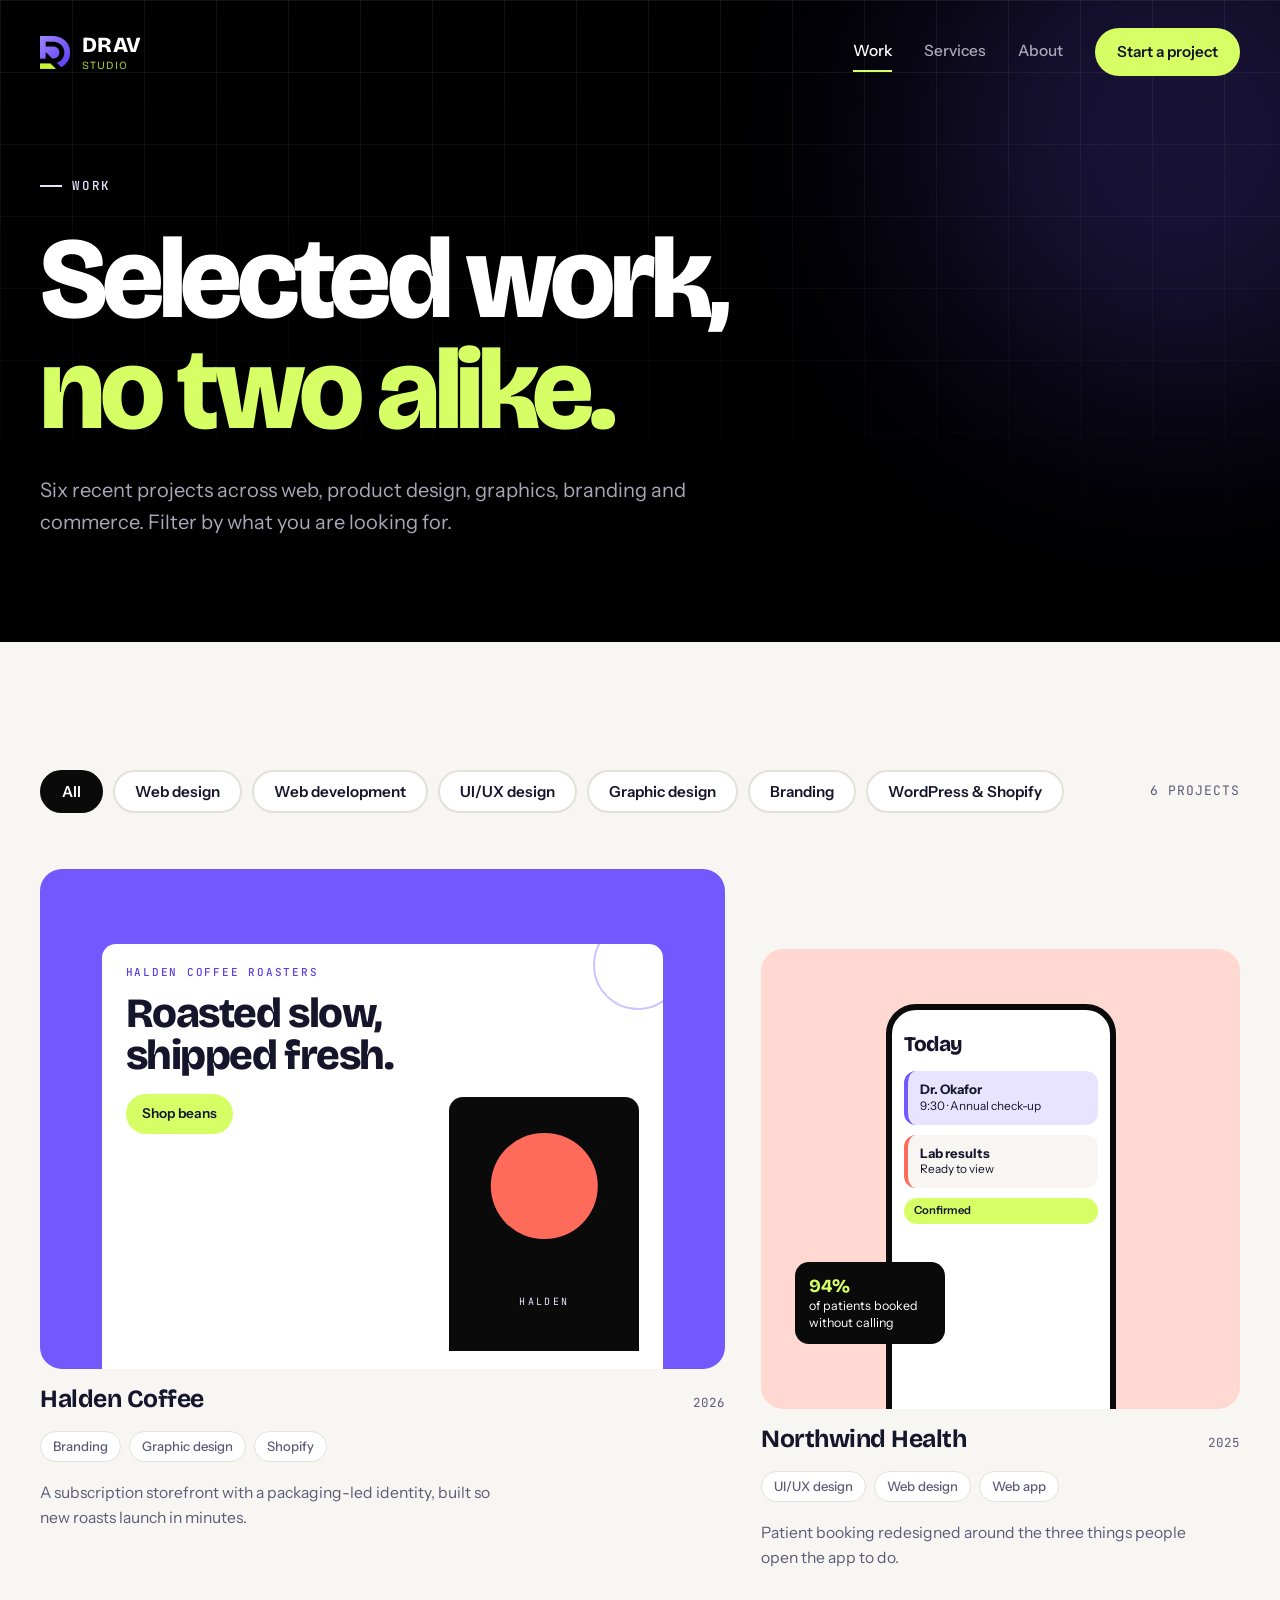
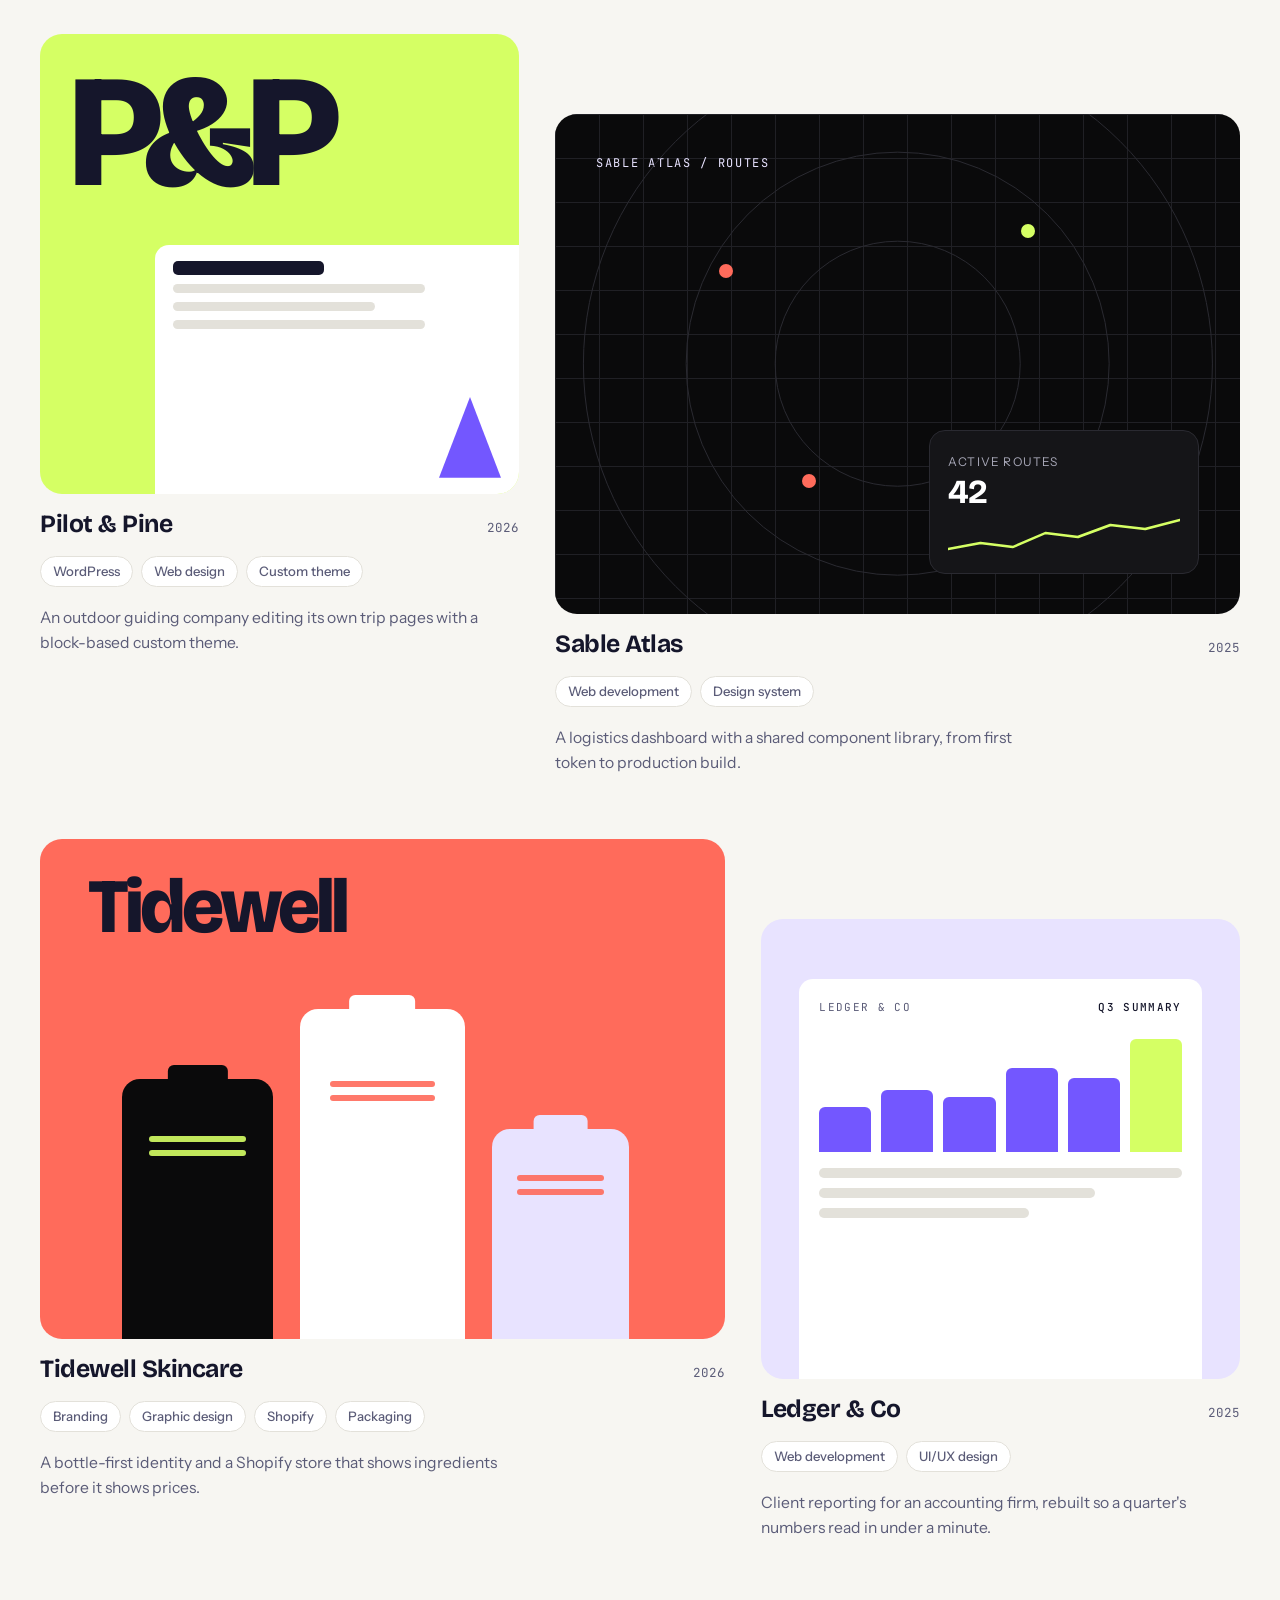
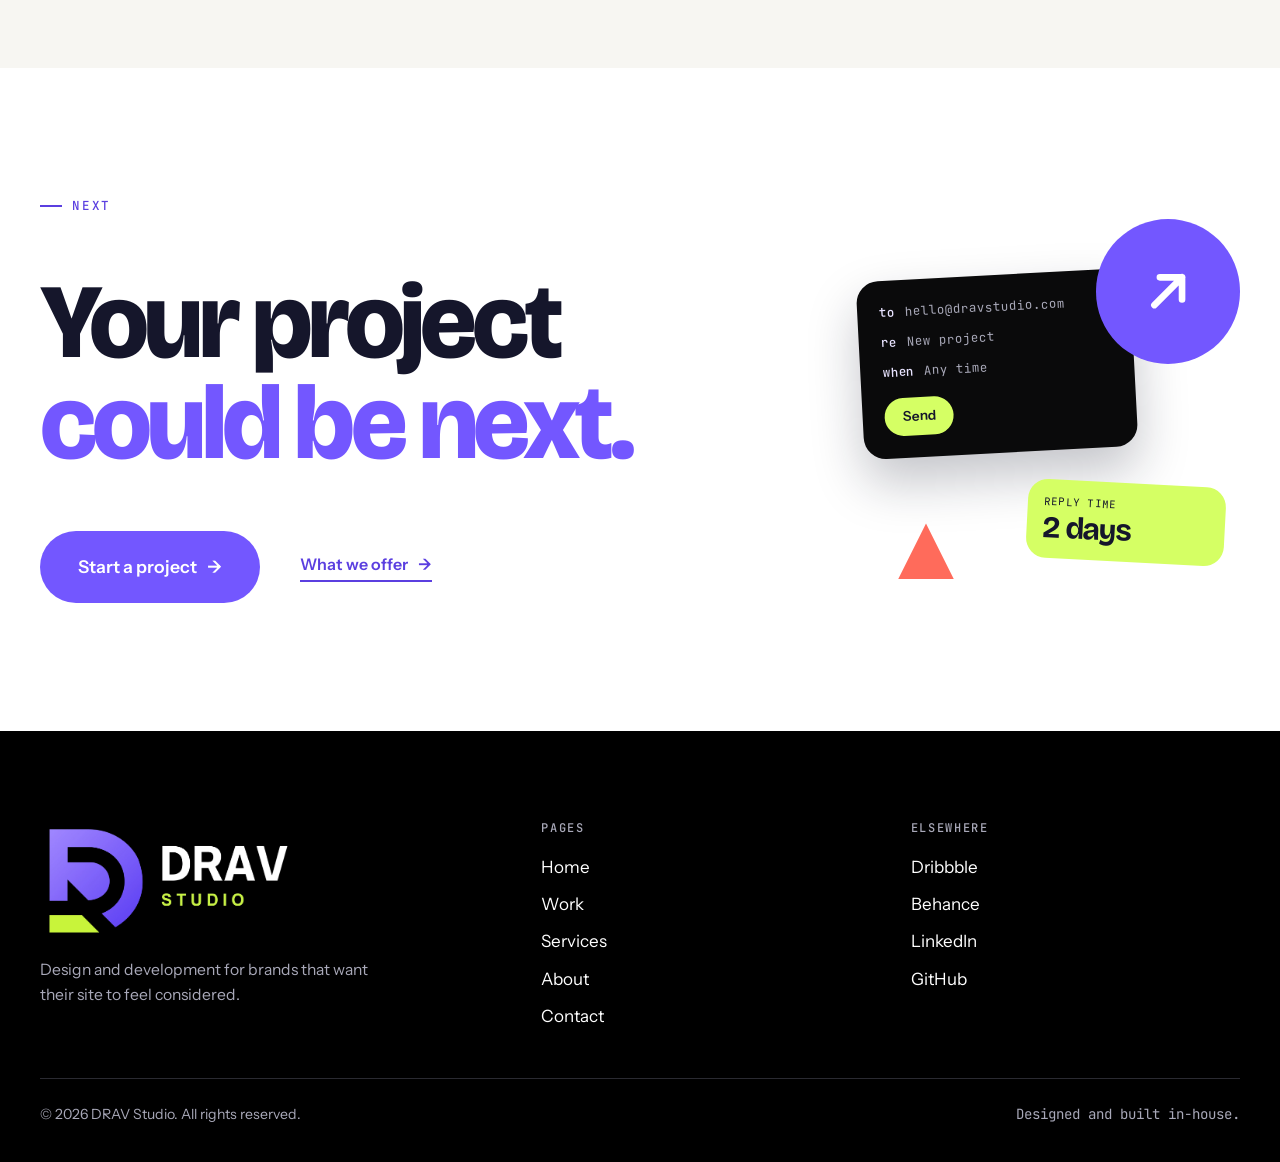
<file: work.html>
<!doctype html>
<html lang="en">
  <head>
    <meta charset="utf8" />
    <meta
      name="viewport"
      content="width=device-width,initial-scale=1,viewport-fit=cover"
    />
    <meta
      name="title"
      content="DRAV Studio | Web Development, UI/UX & Branding"
    />
    <meta
      name="description"
      content="DRAV Studio creates modern websites, intuitive UI/UX designs, and distinctive brand identities. Design with direction. Built with purpose."
    />
    <meta
      name="keywords"
      content="DRAV Studio, web development, website design, UI UX design, branding, web design studio, digital agency India, WordPress development, Shopify development"
    />
    <meta name="author" content="DRAV Studio" />
    <meta name="robots" content="index, follow" />
    <meta name="language" content="English" />
    <meta property="og:type" content="website" />
    <meta property="og:site_name" content="DRAV Studio" />
    <meta property="og:title" content="DRAV Studio | Design with Direction" />
    <meta
      property="og:description"
      content="We build modern digital experiences through web development, UI/UX design, and branding."
    />
    <title>DRAV Studio Work</title>
    <link rel="preconnect" href="https://fonts.googleapis.com" />
    <link rel="preconnect" href="https://fonts.gstatic.com" crossorigin />
    <link
      rel="stylesheet"
      href="https://fonts.googleapis.com/css2?family=Bricolage+Grotesque:opsz,wght@12..96,500..800&family=Instrument+Sans:wght@400;500;600&family=JetBrains+Mono:wght@400;500&display=swap"
    />
    <link rel="stylesheet" href="assets/css/base.css" />
    <link rel="stylesheet" href="assets/css/work.css" />
    <script src="assets/js/boot.js"></script>
  </head>
  <body>
    <header class="band hero page-hero theme-dark" id="top">
      <div class="wrap">
        <nav class="nav" aria-label="Main">
             <a class="wordmark" href="index.html" aria-label="DRAV Studio home">
           <img src="assets/images/drav-logo-main.webp" alt="logo" class="header-logo">
            <span>DRAV <small>Studio</small></span>
          </a>
          <button
            class="menu-btn"
            type="button"
            aria-expanded="false"
            aria-controls="navlinks"
            aria-label="Menu"
          >
            <span></span><span></span>
          </button>
          <div class="nav-links" id="navlinks">
            <a href="work.html" aria-current="page">Work</a>
            <a href="services.html">Services</a>
            <a href="about.html">About</a>
            <a class="btn btn-lime btn-sm" href="contact.html"
              >Start a project</a
            >
          </div>
        </nav>

        <div class="ph-grid">
          <span class="eyebrow">Work</span>
          <h1 class="display">Selected work, <em>no two alike.</em></h1>
          <p class="lead">
            Six recent projects across web, product design, graphics, branding
            and commerce. Filter by what you are looking for.
          </p>
        </div>
      </div>
    </header>

    <main>
      <section class="band theme-offwhite" aria-label="Projects">
        <div class="wrap">
          <div class="filter-bar">
            <div class="chips" role="group" aria-label="Filter projects">
              <button
                class="chip-btn"
                type="button"
                data-filter="all"
                aria-pressed="true"
              >
                All
              </button>
              <button
                class="chip-btn"
                type="button"
                data-filter="webdesign"
                aria-pressed="false"
              >
                Web design
              </button>
              <button
                class="chip-btn"
                type="button"
                data-filter="web"
                aria-pressed="false"
              >
                Web development
              </button>
              <button
                class="chip-btn"
                type="button"
                data-filter="design"
                aria-pressed="false"
              >
                UI/UX design
              </button>
              <button
                class="chip-btn"
                type="button"
                data-filter="graphic"
                aria-pressed="false"
              >
                Graphic design
              </button>
              <button
                class="chip-btn"
                type="button"
                data-filter="brand"
                aria-pressed="false"
              >
                Branding
              </button>
              <button
                class="chip-btn"
                type="button"
                data-filter="cms"
                aria-pressed="false"
              >
                WordPress &amp; Shopify
              </button>
            </div>
            <span class="filter-count mono" id="wkCount" aria-live="polite"
              >6 projects</span
            >
          </div>

          <div class="work-grid" id="wkGrid">
            <article class="project wk-item s7" data-cat="brand cms graphic">
              <div class="preview pv-a" aria-hidden="true">
                <div class="frame">
                  <div>
                    <div class="lbl mono">HALDEN COFFEE ROASTERS</div>
                    <h4>Roasted slow, shipped fresh.</h4>
                    <span class="shop">Shop beans</span>
                  </div>
                  <div class="bag"></div>
                  <span class="dot"></span>
                </div>
              </div>
              <div class="proj-caption">
                <h3 class="display">Halden Coffee</h3>
                <span class="yr mono">2026</span>
              </div>
              <ul class="tags">
                <li>Branding</li>
                <li>Graphic design</li>
                <li>Shopify</li>
              </ul>
              <p class="proj-note">
                A subscription storefront with a packaging-led identity, built
                so new roasts launch in minutes.
              </p>
            </article>

            <article
              class="project wk-item s5 lift"
              data-cat="design web webdesign"
            >
              <div class="preview pv-b" aria-hidden="true">
                <div class="ph">
                  <h4>Today</h4>
                  <div class="appt">
                    <b>Dr. Okafor</b>9:30 · Annual check-up
                  </div>
                  <div class="appt"><b>Lab results</b>Ready to view</div>
                  <span class="ok">Confirmed</span>
                </div>
                <div class="chip">
                  <b>94%</b>of patients booked without calling
                </div>
              </div>
              <div class="proj-caption">
                <h3 class="display">Northwind Health</h3>
                <span class="yr mono">2025</span>
              </div>
              <ul class="tags">
                <li>UI/UX design</li>
                <li>Web design</li>
                <li>Web app</li>
              </ul>
              <p class="proj-note">
                Patient booking redesigned around the three things people open
                the app to do.
              </p>
            </article>

            <article class="project wk-item s5" data-cat="cms web webdesign">
              <div class="preview pv-c" aria-hidden="true">
                <div class="big">P&amp;P</div>
                <div class="site">
                  <div>
                    <div class="ln"></div>
                    <div class="ln"></div>
                    <div class="ln"></div>
                    <div class="ln"></div>
                  </div>
                  <div class="tree"></div>
                </div>
              </div>
              <div class="proj-caption">
                <h3 class="display">Pilot &amp; Pine</h3>
                <span class="yr mono">2026</span>
              </div>
              <ul class="tags">
                <li>WordPress</li>
                <li>Web design</li>
                <li>Custom theme</li>
              </ul>
              <p class="proj-note">
                An outdoor guiding company editing its own trip pages with a
                block-based custom theme.
              </p>
            </article>

            <article
              class="project wk-item s7 lift"
              data-cat="web design webdesign"
            >
              <div class="preview pv-d" aria-hidden="true">
                <span class="tag mono">SABLE ATLAS / ROUTES</span>
                <span class="ring r1"></span><span class="ring r2"></span
                ><span class="ring r3"></span> <span class="pt a"></span
                ><span class="pt b"></span><span class="pt c"></span
                ><span class="pt d"></span>
                <div class="stat">
                  <small>Active routes</small><b>42</b>
                  <svg
                    viewBox="0 0 200 40"
                    preserveAspectRatio="none"
                    fill="none"
                  >
                    <polyline
                      points="0,32 28,26 56,30 84,16 112,20 140,8 170,12 200,3"
                      stroke="#D5FF64"
                      stroke-width="2.5"
                      stroke-linejoin="round"
                      stroke-linecap="round"
                    />
                  </svg>
                </div>
              </div>
              <div class="proj-caption">
                <h3 class="display">Sable Atlas</h3>
                <span class="yr mono">2025</span>
              </div>
              <ul class="tags">
                <li>Web development</li>
                <li>Design system</li>
              </ul>
              <p class="proj-note">
                A logistics dashboard with a shared component library, from
                first token to production build.
              </p>
            </article>

            <article class="project wk-item s7" data-cat="brand cms graphic">
              <div class="preview pv-e" aria-hidden="true">
                <div class="word">Tidewell</div>
                <div class="bt bt1"></div>
                <div class="bt bt2"></div>
                <div class="bt bt3"></div>
              </div>
              <div class="proj-caption">
                <h3 class="display">Tidewell Skincare</h3>
                <span class="yr mono">2026</span>
              </div>
              <ul class="tags">
                <li>Branding</li>
                <li>Graphic design</li>
                <li>Shopify</li>
                <li>Packaging</li>
              </ul>
              <p class="proj-note">
                A bottle-first identity and a Shopify store that shows
                ingredients before it shows prices.
              </p>
            </article>

            <article
              class="project wk-item s5 lift"
              data-cat="web design webdesign"
            >
              <div class="preview pv-f" aria-hidden="true">
                <div class="panel">
                  <div class="hd mono">
                    <span>LEDGER &amp; CO</span><b>Q3 SUMMARY</b>
                  </div>
                  <div class="bars">
                    <i class="h38"></i><i class="h52"></i><i class="h46"></i
                    ><i class="h70"></i><i class="h62"></i
                    ><i class="h94 hl"></i>
                  </div>
                  <div class="rows">
                    <span></span><span></span><span></span>
                  </div>
                </div>
              </div>
              <div class="proj-caption">
                <h3 class="display">Ledger &amp; Co</h3>
                <span class="yr mono">2025</span>
              </div>
              <ul class="tags">
                <li>Web development</li>
                <li>UI/UX design</li>
              </ul>
              <p class="proj-note">
                Client reporting for an accounting firm, rebuilt so a quarter's
                numbers read in under a minute.
              </p>
            </article>
          </div>
        </div>
      </section>

      <section class="band theme-white contact" aria-labelledby="work-cta">
        <div class="wrap">
          <div class="contact-inner">
            <div class="contact-copy">
              <span class="eyebrow">Next</span>
              <h2 class="display" id="work-cta">
                Your project <span>could be next.</span>
              </h2>
              <div class="contact-row">
                <a class="btn btn-violet" href="contact.html"
                  >Start a project
                  <span class="arrow" aria-hidden="true">→</span></a
                >
                <a class="more" href="services.html"
                  >What we offer <span aria-hidden="true">→</span></a
                >
              </div>
            </div>
            <div class="contact-art" aria-hidden="true">
              <div class="ca-card">
                <div class="row">
                  <b>to</b><span>hello@dravstudio.com</span>
                </div>
                <div class="row"><b>re</b><span>New project</span></div>
                <div class="row"><b>when</b><span>Any time</span></div>
                <span class="send">Send</span>
              </div>
              <div class="ca-orb">
                <svg
                  viewBox="0 0 24 24"
                  fill="none"
                  stroke="currentColor"
                  stroke-width="2.4"
                  stroke-linecap="round"
                  stroke-linejoin="round"
                >
                  <path d="M7 17L17 7M9 7h8v8" />
                </svg>
              </div>
              <div class="ca-time"><small>Reply time</small><b>2 days</b></div>
              <span class="ca-tri"></span>
            </div>
          </div>
        </div>
      </section>
    </main>

    <footer class="band footer theme-dark">
      <div class="wrap">
        <div class="foot-grid">
          <div class="foot-brand">
            <a class="wordmark" href="index.html" aria-label="DRAV Studio, home"
              ><img src="assets/images/drav-logo-full.webp" alt="logo" class="footer-logo"></a>
            <!-- <div class="big-word">DRAV Studio</div> -->
            <p>
              Design and development for brands that want their site to feel
              considered.
            </p>
          </div>
          <nav class="foot-col" aria-label="Footer">
            <h3>Pages</h3>
            <ul>
              <li><a href="index.html">Home</a></li>
              <li><a href="work.html">Work</a></li>
              <li><a href="services.html">Services</a></li>
              <li><a href="about.html">About</a></li>
              <li><a href="contact.html">Contact</a></li>
            </ul>
          </nav>
          <div class="foot-col">
            <h3>Elsewhere</h3>
            <ul>
              <li>
                <a href="https://dribbble.com" rel="noopener">Dribbble</a>
              </li>
              <li>
                <a href="https://www.behance.net" rel="noopener">Behance</a>
              </li>
              <li>
                <a href="https://www.linkedin.com" rel="noopener">LinkedIn</a>
              </li>
              <li><a href="https://github.com" rel="noopener">GitHub</a></li>
            </ul>
          </div>
        </div>
        <div class="foot-base">
          <span>© 2026 DRAV Studio. All rights reserved.</span>
          <span class="mono">Designed and built in-house.</span>
        </div>
      </div>
    </footer>

    <script src="assets/js/script.js" defer></script>
    <script src="assets/js/work.js" defer></script>
  </body>
</html>
</file>
<file: assets/css/base.css>
/* DRAV Studio: shared styles (reset, type, nav, buttons, footer, shared sections, effects) */
/* Layout: alternating true-black and light bands on one 1200px grid. Black = #0A0A0B, raised #151518, border #2A2A31. */
html {
  scroll-behavior: smooth;
  color-scheme: light;
}
:root {
  padding-top: env(safe-area-inset-top, 0px);
  padding-bottom: env(safe-area-inset-bottom, 0px);
}
body {
  margin: 0;
  background: #f7f6f2;
  color: #15162b;
  font-family:
    "Instrument Sans",
    system-ui,
    -apple-system,
    "Segoe UI",
    sans-serif;
  font-size: 17px;
  line-height: 1.6;
  overflow-x: hidden;
}
[hidden] {
  display: none !important;
}
img {
  width: 100%;
}
*,
*::before,
*::after {
  box-sizing: border-box;
}
h1,
h2,
h3,
h4,
p,
ul,
ol,
figure,
dl,
dd {
  margin: 0;
  padding: 0;
}
ul,
ol {
  list-style: none;
}
a {
  color: inherit;
  text-decoration: none;
}
.display {
  font-family: "Bricolage Grotesque", "Helvetica Neue", Arial, sans-serif;
  letter-spacing: -0.03em;
  line-height: 1.02;
  text-wrap: balance;
}
.mono {
  font-family: "JetBrains Mono", ui-monospace, "SF Mono", Menlo, monospace;
}
.wrap {
	width: 100%;
	max-width: 1350px;
	margin: 0 auto;
	padding-left: max(40px, env(safe-area-inset-left, 0px));
	padding-right: max(40px, env(safe-area-inset-right, 0px));
}
.band {
  padding-block: 128px;
  position: relative;
  overflow-x: clip;
}
.theme-dark {
	background: #000;
	color: #ffffff;
}
.theme-white {
  background: #ffffff;
  color: #15162b;
}
.theme-offwhite {
  background: #f7f6f2;
  color: #15162b;
}
.theme-lavender {
  background: #e8e3ff;
  color: #15162b;
}
.eyebrow {
  font-family: "JetBrains Mono", ui-monospace, monospace;
  font-size: 12.5px;
  font-weight: 500;
  letter-spacing: 0.14em;
  text-transform: uppercase;
  display: inline-flex;
  align-items: center;
  gap: 10px;
}
.eyebrow::before {
  content: "";
  width: 22px;
  height: 2px;
  background: currentColor;
}
.theme-dark .eyebrow {
  color: #e8e3ff;
}
.theme-white .eyebrow,
.theme-offwhite .eyebrow,
.theme-lavender .eyebrow {
  color: #5b3fe0;
}
.lede-light {
  color: #5b5c78;
}
.section-head {
  display: flex;
  flex-direction: column;
  gap: 20px;
  max-width: 760px;
  margin-bottom: 72px;
}
.section-head h2 {
  font-size: 4.2rem;
  font-weight: 700;
}
.section-head p {
  font-size: 1.1rem;
  max-width: 56ch;
}
.head-row {
  display: flex;
  justify-content: space-between;
  align-items: end;
  gap: 24px;
  flex-wrap: wrap;
  margin-bottom: 72px;
}
.head-row .section-head {
  margin-bottom: 0;
}
.more {
  display: inline-flex;
  align-items: center;
  gap: 10px;
  font-weight: 600;
  font-size: 1rem;
  border-bottom: 2px solid currentColor;
  padding-bottom: 3px;
  transition: gap 0.18s ease;
}
.more:hover {
  gap: 16px;
}
.theme-white .more,
.theme-offwhite .more,
.theme-lavender .more {
  color: #5b3fe0;
}
.theme-dark .more {
  color: #d5ff64;
}
/* Buttons */
.btn {
  display: inline-flex;
  align-items: center;
  justify-content: center;
  gap: 10px;
  font-family: "Instrument Sans", system-ui, sans-serif;
  font-weight: 600;
  font-size: 1rem;
  padding: 16px 28px;
  border-radius: 999px;
  border: 2px solid transparent;
  transition:
    background-color 0.18s ease,
    transform 0.18s ease,
    border-color 0.18s ease,
    color 0.18s ease;
  cursor: pointer;
}
.btn:active {
  transform: translateY(1px);
}
.btn-violet {
  background: #7357ff;
  color: #ffffff;
}
.btn-violet:hover {
  background: #5f43e6;
}
.btn-lime {
  background: #d5ff64;
  color: #15162b;
}
.btn-lime:hover {
  background: #c4f04a;
}
.btn-ghost-light {
  border-color: #15162b;
  color: #15162b;
  background: transparent;
}
.header-logo {
	max-width: 30px;
	display: block;
}
.btn-ghost-light:hover {
  background: #15162b;
  color: #ffffff;
}
.btn-sm {
  padding: 10px 20px;
  font-size: 0.95rem;
}
.btn .arrow {
  transition: transform 0.18s ease;
}
.btn:hover .arrow {
  transform: translateX(4px);
}
.theme-dark a:focus-visible,
.theme-dark button:focus-visible,
.theme-dark summary:focus-visible {
  outline: 2px solid #d5ff64;
  outline-offset: 3px;
}
.theme-white a:focus-visible,
.theme-offwhite a:focus-visible,
.theme-lavender a:focus-visible,
.theme-white button:focus-visible,
.theme-offwhite button:focus-visible,
.theme-lavender button:focus-visible,
.theme-white summary:focus-visible,
.theme-offwhite summary:focus-visible,
.theme-lavender summary:focus-visible {
  outline: 2px solid #7357ff;
  outline-offset: 3px;
}
/* ===== NAV ===== */
.nav {
  display: flex;
  align-items: center;
  justify-content: space-between;
  gap: 16px;
  padding-block: 28px;
  position: relative;
  z-index: 5;
}
.wordmark {
	display: inline-flex;
	align-items: center;
	gap: 12px;
	font-family: "Bricolage Grotesque", sans-serif;
	font-weight: 800;
	font-size: 1.35rem;
	letter-spacing: 0.02em;
	line-height: 1.2;
}
.wordmark svg {
  width: 46px;
  height: auto;
  flex: none;
}
.wordmark small {
	font-weight: 400;
	opacity: 0.8;
	font-size: 11px;
	letter-spacing: 1px;
	color: #cbf83b;
	text-transform: uppercase;
	display: block;
}
.nav-links {
  display: flex;
  align-items: center;
  gap: 32px;
  font-weight: 500;
  font-size: 0.97rem;
  color: #a8a8b8;
}
.nav-links a:not(.btn) {
  padding-block: 6px;
  border-bottom: 2px solid transparent;
  transition:
    color 0.15s ease,
    border-color 0.15s ease;
}
.nav-links a:not(.btn):hover {
  color: #ffffff;
}
.nav-links a[aria-current="page"]:not(.btn) {
  color: #ffffff;
  border-bottom-color: #d5ff64;
}
.menu-btn {
  display: none;
  width: 46px;
  height: 46px;
  border-radius: 50%;
  border: 1px solid #2a2a31;
  background: transparent;
  cursor: pointer;
  position: relative;
}
.menu-btn span {
  position: absolute;
  left: 14px;
  right: 14px;
  height: 2px;
  background: #ffffff;
  transition:
    transform 0.2s ease,
    top 0.2s ease;
}
.menu-btn span:nth-child(1) {
  top: 18px;
}
.menu-btn span:nth-child(2) {
  top: 25px;
}
.nav.open .menu-btn span:nth-child(1) {
  top: 22px;
  transform: rotate(45deg);
}
.nav.open .menu-btn span:nth-child(2) {
  top: 22px;
  transform: rotate(-45deg);
}
/* ===== HERO (home) and PAGE HERO ===== */
.hero {
  padding-block: 0 0;
  isolation: isolate;
}
.hero::before {
  content: "";
  position: absolute;
  inset: 0;
  z-index: -1;
  background-image:
    linear-gradient(to right, rgba(255, 255, 255, 0.07) 1px, transparent 1px),
    linear-gradient(to bottom, rgba(255, 255, 255, 0.07) 1px, transparent 1px);
  background-size: 72px 72px;
  -webkit-mask-image: linear-gradient(to bottom, #000 0%, rgba(0, 0, 0, 0) 85%);
  mask-image: linear-gradient(to bottom, #000 0%, rgba(0, 0, 0, 0) 85%);
}
.hero::after {
  content: "";
  position: absolute;
  z-index: -1;
  width: 520px;
  height: 520px;
  border-radius: 50%;
  right: -160px;
  top: -120px;
  background: #7357ff;
  opacity: 0.22;
  filter: blur(110px);
}
.hero h1 {
	font-size: 6rem;
	font-weight: 700;
	line-height: 0.95;
	letter-spacing: -0.045em;
}
.hero h1 em {
  font-style: normal;
  color: #d5ff64;
}
.hero h1 span.v {
  color: #a593ff;
}
.page-hero {
  padding-bottom: 104px;
}
.page-hero .ph-grid {
  display: flex;
  flex-direction: column;
  gap: 28px;
  padding-top: 72px;
  max-width: 1000px;
}
.page-hero h1 {
  font-size: 7.2rem;
  font-weight: 800;
  line-height: 0.96;
  letter-spacing: -0.045em;
}
.page-hero h1 em {
  font-style: normal;
  color: #d5ff64;
}
.page-hero .lead {
  color: #a8a8b8;
  font-size: 1.25rem;
  max-width: 52ch;
}
.marquee {
	overflow: hidden;
	border-top: 1px solid #2a2a31;
	padding: 20px 0;
	margin-top: 119px;
}
.marquee-track {
  display: flex;
  align-items: center;
  width: max-content;
}
.marquee-track span {
	font-family: "Bricolage Grotesque", sans-serif;
	font-size: 2.4rem;
	font-weight: 800;
	letter-spacing: -0.03em;
	padding: 0 32px;
	white-space: nowrap;
	color: #0a0a0b;
	-webkit-text-stroke: 1.5px #e8e3ff;
}
.marquee-track span.f {
  color: #d5ff64;
  -webkit-text-stroke: 0;
}
.marquee-track span.sl {
  color: #7357ff;
  -webkit-text-stroke: 0;
  font-weight: 500;
}
/* ===== WORK ===== */
.work-grid {
  display: flex;
  flex-wrap: wrap;
  gap: 64px 36px;
}
.project {
  display: flex;
  flex-direction: column;
  gap: 18px;
  min-width: 0;
}
.preview {
  position: relative;
  border-radius: 22px;
  overflow: hidden;
  height: 500px;
  transition: transform 0.3s ease;
}
.p-b .preview,
.p-c .preview,
.s5 .preview {
  height: 460px;
}
.project:hover .preview {
  transform: translateY(-6px);
}
.proj-caption {
  display: flex;
  justify-content: space-between;
  align-items: baseline;
  gap: 16px;
  flex-wrap: wrap;
}
.proj-caption h3 {
  font-size: 1.55rem;
  font-weight: 700;
  letter-spacing: -0.02em;
}
.proj-caption .yr {
  font-size: 12.5px;
  color: #5b5c78;
}
.tags {
  display: flex;
  flex-wrap: wrap;
  gap: 8px;
}
.tags li {
  font-size: 0.82rem;
  font-weight: 500;
  padding: 4px 12px;
  border: 1px solid #e3e1da;
  border-radius: 999px;
  color: #5b5c78;
  background: #ffffff;
}
.proj-note {
  color: #5b5c78;
  font-size: 0.98rem;
  max-width: 46ch;
}
.pv-a {
  background: #7357ff;
}
.pv-a .frame {
  position: absolute;
  left: 9%;
  right: 9%;
  top: 15%;
  bottom: 0;
  background: #ffffff;
  border-radius: 14px 14px 0 0;
  padding: 20px 24px;
  display: flex;
  flex-wrap: wrap;
  gap: 16px;
  overflow: hidden;
}
.pv-a .frame > :nth-child(1) {
  flex: 1.2 1 calc((100% - 1 * 16px) * 1.2 / 2.2 - 1px);
  min-width: 0;
}
.pv-a .frame > :nth-child(2) {
  flex: 1 1 calc((100% - 1 * 16px) * 1 / 2.2 - 1px);
  min-width: 0;
}
.pv-a .frame .lbl {
  font-size: 11px;
  letter-spacing: 0.16em;
  color: #5b3fe0;
  font-weight: 500;
}
.pv-a .frame h4 {
  font-family: "Bricolage Grotesque", sans-serif;
  font-size: 2.6rem;
  line-height: 1;
  letter-spacing: -0.035em;
  font-weight: 800;
  margin-top: 12px;
}
.pv-a .frame .shop {
  display: inline-block;
  margin-top: 18px;
  background: #d5ff64;
  color: #15162b;
  font-weight: 600;
  font-size: 0.85rem;
  padding: 9px 16px;
  border-radius: 999px;
}
.pv-a .bag {
  align-self: flex-end;
  width: 78%;
  max-width: 190px;
  aspect-ratio: 3 / 4;
  background: #0a0a0b;
  border-radius: 14px 14px 0 0;
  position: relative;
  margin-bottom: -2px;
}
.pv-a .bag::before {
  content: "";
  position: absolute;
  left: 50%;
  top: 14%;
  width: 56%;
  aspect-ratio: 1;
  transform: translateX(-50%);
  border-radius: 50%;
  background: #ff6b5b;
}
.pv-a .bag::after {
  content: "HALDEN";
  position: absolute;
  left: 0;
  right: 0;
  bottom: 16%;
  text-align: center;
  color: #e8e3ff;
  font-size: 10px;
  letter-spacing: 0.24em;
  font-family: "JetBrains Mono", monospace;
}
.pv-a .dot {
  position: absolute;
  width: 90px;
  height: 90px;
  border-radius: 50%;
  border: 2px solid rgba(115, 87, 255, 0.35);
  right: -20px;
  top: -24px;
}
.pv-b {
  background: #ffd8d2;
}
.pv-b .ph {
  position: absolute;
  left: 50%;
  top: 12%;
  transform: translateX(-50%);
  width: min(62%, 230px);
  aspect-ratio: 9 / 18;
  background: #ffffff;
  border: 6px solid #0a0a0b;
  border-radius: 30px;
  padding: 18px 12px;
  display: flex;
  flex-direction: column;
  gap: 10px;
}
.pv-b .ph h4 {
  font-family: "Bricolage Grotesque", sans-serif;
  font-size: 1.3rem;
  font-weight: 800;
  letter-spacing: -0.03em;
}
.pv-b .ph .appt {
  border-radius: 12px;
  padding: 10px 12px;
  font-size: 0.74rem;
  line-height: 1.35;
  background: #e8e3ff;
  border-left: 4px solid #7357ff;
}
.pv-b .ph .appt:nth-of-type(2) {
  background: #f7f6f2;
  border-left-color: #ff6b5b;
}
.pv-b .ph .appt b {
  display: block;
  font-size: 0.82rem;
}
.pv-b .ph .ok {
  background: #d5ff64;
  font-size: 0.7rem;
  font-weight: 600;
  padding: 4px 10px;
  border-radius: 999px;
}
.pv-b .chip {
  position: absolute;
  left: 7%;
  bottom: 14%;
  background: #0a0a0b;
  color: #ffffff;
  font-size: 0.78rem;
  padding: 12px 14px;
  border-radius: 14px;
  line-height: 1.35;
  max-width: 150px;
}
.pv-b .chip b {
  color: #d5ff64;
  display: block;
  font-size: 1.15rem;
  font-family: "Bricolage Grotesque", sans-serif;
}
.pv-c {
  background: #d5ff64;
  color: #15162b;
}
.pv-c .big {
  position: absolute;
  left: 6%;
  top: 4%;
  font-family: "Bricolage Grotesque", sans-serif;
  font-weight: 800;
  font-size: 10rem;
  letter-spacing: -0.06em;
  line-height: 1;
}
.pv-c .site {
  position: absolute;
  right: 0;
  bottom: 0;
  width: 76%;
  height: 54%;
  background: #ffffff;
  border-radius: 14px 0 0 0;
  padding: 16px 18px;
  display: flex;
  flex-wrap: wrap;
  gap: 14px;
}
.pv-c .site > :nth-child(1) {
  flex: 1 1 0%;
  min-width: 0;
}
.pv-c .site > :nth-child(2) {
  flex: 0 0 62px;
  min-width: 0;
}
.pv-c .site .ln {
  height: 9px;
  border-radius: 5px;
  background: #e3e1da;
  margin-bottom: 9px;
}
.pv-c .site .ln:first-child {
  width: 60%;
  height: 14px;
  background: #15162b;
}
.pv-c .site .ln:nth-child(3) {
  width: 80%;
}
.pv-c .tree {
  align-self: end;
  width: 100%;
  aspect-ratio: 1 / 1.3;
  background: #7357ff;
  clip-path: polygon(50% 0, 100% 100%, 0 100%);
}
.pv-d {
  background: #0a0a0b;
}
.pv-d::before {
  content: "";
  position: absolute;
  inset: 0;
  background-image:
    linear-gradient(to right, #2a2a31 1px, transparent 1px),
    linear-gradient(to bottom, #2a2a31 1px, transparent 1px);
  background-size: 44px 44px;
  opacity: 0.7;
}
.pv-d .ring {
  position: absolute;
  border: 1px solid #2a2a31;
  border-radius: 50%;
  left: 50%;
  top: 50%;
  transform: translate(-50%, -50%);
}
.pv-d .r1 {
  width: 36%;
  aspect-ratio: 1;
}
.pv-d .r2 {
  width: 62%;
  aspect-ratio: 1;
}
.pv-d .r3 {
  width: 92%;
  aspect-ratio: 1;
}
.pv-d .pt {
  position: absolute;
  width: 14px;
  height: 14px;
  border-radius: 50%;
  background: #ff6b5b;
}
.pv-d .pt.a {
  left: 24%;
  top: 30%;
}
.pv-d .pt.b {
  left: 68%;
  top: 22%;
  background: #d5ff64;
}
.pv-d .pt.c {
  left: 58%;
  top: 66%;
  background: #7357ff;
}
.pv-d .pt.d {
  left: 36%;
  top: 72%;
}
.pv-d .stat {
  position: absolute;
  right: 6%;
  bottom: 8%;
  width: min(46%, 270px);
  background: #151518;
  border: 1px solid #2a2a31;
  border-radius: 16px;
  padding: 16px 18px;
  color: #ffffff;
}
.pv-d .stat small {
  color: #a8a8b8;
  font-size: 0.75rem;
  letter-spacing: 0.1em;
  text-transform: uppercase;
}
.pv-d .stat b {
  display: block;
  font-family: "Bricolage Grotesque", sans-serif;
  font-size: 2.1rem;
  letter-spacing: -0.03em;
  line-height: 1.1;
}
.pv-d .stat svg {
  display: block;
  width: 100%;
  height: 40px;
  margin-top: 6px;
}
.pv-d .tag {
  position: absolute;
  left: 6%;
  top: 8%;
  color: #e8e3ff;
  font-size: 12px;
  letter-spacing: 0.14em;
}
/* ===== SERVICES (home) ===== */
.service {
  position: relative;
  padding: 34px 28px 36px;
  display: flex;
  flex-direction: column;
  gap: 18px;
  box-shadow:
    1px 0 0 #e3e1da,
    0 1px 0 #e3e1da;
  transition: background-color 0.22s ease;
  min-width: 0;
}
.service::after {
  content: "";
  position: absolute;
  left: 0;
  right: 0;
  bottom: 0;
  height: 5px;
  background: #7357ff;
  transform: scaleX(0);
  transform-origin: left;
  transition: transform 0.28s ease;
}
.service:hover {
  background: #f7f6f2;
}
.service:hover::after {
  transform: scaleX(1);
}
.service h3 {
  font-size: 1.55rem;
  font-weight: 700;
  letter-spacing: -0.025em;
  line-height: 1.1;
}
.service p {
  color: #5b5c78;
  font-size: 0.98rem;
}
.service ul {
  display: flex;
  flex-direction: column;
  gap: 8px;
  font-size: 0.93rem;
  padding-top: 14px;
  border-top: 1px solid #e3e1da;
}
.service li {
  display: flex;
  gap: 10px;
  align-items: baseline;
}
.service li::before {
  content: "";
  width: 6px;
  height: 6px;
  border-radius: 50%;
  background: #7357ff;
  flex: none;
  transform: translateY(-2px);
}
/* ===== ABOUT (home) ===== */
.about-copy {
  display: flex;
  flex-direction: column;
  gap: 28px;
  align-items: flex-start;
}
.about-copy h2 {
  font-size: 4rem;
  font-weight: 700;
}
.about-copy h2 em {
  font-style: normal;
  color: #d5ff64;
}
.about-copy > p {
  color: #a8a8b8;
  font-size: 1.1rem;
  max-width: 52ch;
}
.ide {
  background: #151518;
  border: 1px solid #2a2a31;
  border-radius: 20px;
  overflow: hidden;
  box-shadow: 0 40px 80px rgba(0, 0, 0, 0.6);
  min-width: 0;
}
/* ===== DESIGN MEETS DEVELOPMENT ===== */
.dmd-head {
  display: flex;
  flex-wrap: wrap;
  gap: 32px;
  align-items: flex-end;
  margin-bottom: 56px;
}
.dmd-head > :nth-child(1) {
  flex: 1 1 calc((100% - 1 * 32px) * 1 / 1.8 - 1px);
  min-width: 0;
}
.dmd-head > :nth-child(2) {
  flex: 0.8 1 calc((100% - 1 * 32px) * 0.8 / 1.8 - 1px);
  min-width: 0;
}
.dmd-head h2 {
  font-size: 4.2rem;
  font-weight: 700;
  margin-top: 20px;
}
.dmd-head p {
  color: #5b5c78;
  font-size: 1.08rem;
}
.reveal {
  position: relative;
  height: 450px;
  border-radius: 22px;
  overflow: hidden;
  border: 1px solid #d4ccf7;
  margin-bottom: 20px;
  container-type: inline-size;
  background: #ffffff;
  user-select: none;
  -webkit-user-select: none;
}
.reveal:focus-within {
  outline: 2px solid #7357ff;
  outline-offset: 3px;
}
.compare {
  display: flex;
  flex-wrap: wrap;
  gap: 20px;
  position: relative;
}
.compare > * {
  flex: 1 1 calc((100% - 1 * 20px) / 2 - 1px);
  min-width: 0;
}
.pane {
  border-radius: 22px;
  padding: 22px;
  display: flex;
  flex-direction: column;
  gap: 18px;
  min-width: 0;
}
.responsive-row {
  margin-top: 20px;
  background: #ffffff;
  border: 1px solid #d4ccf7;
  border-radius: 22px;
  padding: 32px;
  display: flex;
  flex-wrap: wrap;
  gap: 28px;
  align-items: center;
}
.responsive-row > :nth-child(1) {
  flex: 1 1 calc((100% - 1 * 28px) * 1 / 2.5 - 1px);
  min-width: 0;
}
.responsive-row > :nth-child(2) {
  flex: 1.5 1 calc((100% - 1 * 28px) * 1.5 / 2.5 - 1px);
  min-width: 0;
}
.responsive-row h3 {
  font-size: 2.2rem;
  font-weight: 700;
  margin-bottom: 10px;
}
.responsive-row p {
  color: #5b5c78;
  font-size: 1rem;
}
/* ===== PROCESS ===== */
.timeline {
  display: flex;
  flex-wrap: wrap;
  position: relative;
}
.timeline > * {
  flex: 1 1 calc((100% - 3 * 0px) / 4 - 1px);
  min-width: 0;
}
.timeline::before {
  content: "";
  position: absolute;
  left: 0;
  right: 0;
  top: 23px;
  height: 2px;
  background: #e3e1da;
}
.stage {
  position: relative;
  padding: 0 24px 0 0;
  display: flex;
  flex-direction: column;
  gap: 14px;
  min-width: 0;
}
.stage + .stage {
  padding-left: 24px;
  border-left: 1px solid #e3e1da;
}
.stage h3 {
  font-size: 1.7rem;
  font-weight: 700;
  letter-spacing: -0.025em;
  line-height: 1.1;
}
.stage p {
  color: #5b5c78;
  font-size: 0.98rem;
}
/* ===== PRINCIPLES ===== */
.pr-top {
  display: flex;
  justify-content: space-between;
  align-items: end;
  gap: 32px;
  flex-wrap: wrap;
  margin-bottom: 64px;
}
.pr-top h2 {
  font-size: 1.3rem;
  font-weight: 600;
  color: #a8a8b8;
  max-width: 32ch;
  line-height: 1.4;
  letter-spacing: -0.01em;
  font-family: "Instrument Sans", sans-serif;
}
.principle {
  display: flex;
  flex-wrap: wrap;
  gap: 24px;
  align-items: center;
  padding: 34px 0;
  border-top: 1px solid #2a2a31;
  transition: padding-left 0.25s ease;
}
.principle > :nth-child(1) {
  flex: 0 0 56px;
  min-width: 0;
}
.principle > :nth-child(2) {
  flex: 1 1 0%;
  min-width: 0;
}
.principle > :nth-child(3) {
  flex: 0 1 340px;
  min-width: 0;
}
.principle:last-child {
  border-bottom: 1px solid #2a2a31;
}
.principle h3 {
	font-size: 6rem;
	font-weight: 800;
	letter-spacing: -0.045em;
	line-height: 0.98;
	transition: color 0.2s ease;
}
.principle p {
  color: #a8a8b8;
  font-size: 1rem;
}
.principle:hover {
  padding-left: 14px;
}
.principle:hover h3 {
  color: #d5ff64;
}
/* ===== CONTACT CTA (home / services / about) ===== */
.contact-inner {
  display: flex;
  flex-wrap: wrap;
  align-items: center;
  gap: 72px;
}
.contact-copy {
  display: flex;
  flex-direction: column;
  gap: 56px;
  flex: 1 1 560px;
  min-width: 0;
}
.contact h2 {
  font-size: 6.6rem;
  font-weight: 800;
  letter-spacing: -0.045em;
  line-height: 0.96;
}
.contact h2 span {
  color: #7357ff;
}
.contact-row {
  display: flex;
  flex-wrap: wrap;
  gap: 28px 40px;
  align-items: center;
}
.contact .btn {
  font-size: 1.1rem;
  padding: 20px 36px;
}
/* ===== WORK PAGE ===== */
/* ===== SERVICES PAGE ===== */
.svc-row {
  display: flex;
  flex-wrap: wrap;
  gap: 72px;
  padding-block: 64px;
  border-top: 1px solid #e3e1da;
}
.svc-row > :nth-child(1) {
  flex: 1.1 1 calc((100% - 1 * 72px) * 1.1 / 2.1 - 1px);
  min-width: 0;
}
.svc-row > :nth-child(2) {
  flex: 1 1 calc((100% - 1 * 72px) * 1 / 2.1 - 1px);
  min-width: 0;
}
.svc-row:last-child {
  border-bottom: 1px solid #e3e1da;
}
.svc-main {
  display: flex;
  flex-direction: column;
  gap: 18px;
}
.svc-main h2 {
  font-size: 3.6rem;
  font-weight: 800;
  letter-spacing: -0.04em;
  line-height: 1;
}
.svc-main p {
  color: #5b5c78;
  font-size: 1.08rem;
  max-width: 50ch;
}
.svc-side {
  display: flex;
  flex-direction: column;
  gap: 26px;
}
.svc-side h3 {
  font-family: "JetBrains Mono", monospace;
  font-size: 12px;
  letter-spacing: 0.14em;
  text-transform: uppercase;
  color: #5b3fe0;
  font-weight: 500;
  margin-bottom: 10px;
}
.svc-side ul {
  display: flex;
  flex-direction: column;
  gap: 8px;
  font-size: 1rem;
}
.svc-side li {
  display: flex;
  gap: 10px;
  align-items: baseline;
  padding-bottom: 8px;
  border-bottom: 1px solid #e3e1da;
}
.svc-side li::before {
  content: "/";
  color: #7357ff;
  font-weight: 700;
  font-family: "JetBrains Mono", monospace;
  flex: none;
}
.svc-side p {
  color: #5b5c78;
}
.model {
  background: #ffffff;
  border: 1px solid #d4ccf7;
  border-radius: 22px;
  padding: 28px;
  display: flex;
  flex-direction: column;
  gap: 14px;
  transition:
    transform 0.22s ease,
    border-color 0.22s ease;
}
.model:hover {
  transform: translateY(-6px);
  border-color: #7357ff;
}
.model h3 {
  font-size: 1.9rem;
  font-weight: 800;
  letter-spacing: -0.035em;
  line-height: 1.05;
}
.model p {
  color: #5b5c78;
  font-size: 0.98rem;
}
.faq {
  display: flex;
  flex-direction: column;
  gap: 0;
  max-width: 860px;
}
.faq details {
  border-top: 1px solid #e3e1da;
}
.faq details:last-child {
  border-bottom: 1px solid #e3e1da;
}
.faq summary {
  list-style: none;
  cursor: pointer;
  padding: 22px 0;
  display: flex;
  justify-content: space-between;
  align-items: center;
  gap: 20px;
  font-family: "Bricolage Grotesque", sans-serif;
  font-weight: 700;
  font-size: 1.25rem;
  letter-spacing: -0.02em;
}
.faq summary::-webkit-details-marker {
  display: none;
}
.faq summary::after {
  content: "+";
  width: 36px;
  height: 36px;
  border-radius: 50%;
  border: 2px solid #15162b;
  display: flex;
  flex-direction: column;
  align-items: center;
  justify-content: center;
  font-size: 1.3rem;
  flex: none;
  transition:
    transform 0.2s ease,
    background-color 0.2s ease;
}
.faq details[open] summary::after {
  transform: rotate(45deg);
  background: #d5ff64;
  border-color: #15162b;
}
.faq details p {
  color: #5b5c78;
  padding: 0 56px 24px 0;
  max-width: 62ch;
}
/* ===== ABOUT PAGE ===== */
.story {
  display: flex;
  flex-wrap: wrap;
  gap: 88px;
  align-items: flex-start;
}
.story > :nth-child(1) {
  flex: 1.1 1 calc((100% - 1 * 88px) * 1.1 / 2.1 - 1px);
  min-width: 0;
}
.story > :nth-child(2) {
  flex: 1 1 calc((100% - 1 * 88px) * 1 / 2.1 - 1px);
  min-width: 0;
}
.story h2 {
  font-size: 4.2rem;
  font-weight: 800;
  letter-spacing: -0.04em;
}
.story h2 em {
  font-style: normal;
  color: #7357ff;
}
.story .body {
  display: flex;
  flex-direction: column;
  gap: 18px;
  color: #5b5c78;
  font-size: 1.08rem;
}
.facts {
  display: flex;
  flex-wrap: wrap;
  gap: 0;
  margin-top: 12px;
  border-top: 1px solid #e3e1da;
}
.facts > * {
  flex: 1 1 calc((100% - 1 * 0px) / 2 - 1px);
  min-width: 0;
}
.facts div {
  padding: 18px 0;
  border-bottom: 1px solid #e3e1da;
}
.facts div:nth-child(odd) {
  padding-right: 16px;
  border-right: 1px solid #e3e1da;
}
.facts div:nth-child(even) {
  padding-left: 20px;
}
.facts b {
  display: block;
  font-family: "Bricolage Grotesque", sans-serif;
  font-size: 2.4rem;
  letter-spacing: -0.04em;
  color: #15162b;
  line-height: 1.1;
}
.facts span {
  font-size: 0.9rem;
  color: #5b5c78;
}
.person {
  background: #ffffff;
  border: 1px solid #e3e1da;
  border-radius: 22px;
  padding: 26px;
  display: flex;
  flex-direction: column;
  gap: 14px;
  transition:
    transform 0.22s ease,
    border-color 0.22s ease;
  min-width: 0;
}
.person:hover {
  transform: translateY(-6px);
  border-color: #7357ff;
}
.person h3 {
  font-size: 1.4rem;
  font-weight: 700;
  letter-spacing: -0.025em;
  line-height: 1.1;
}
.person .role {
  font-size: 12px;
  letter-spacing: 0.12em;
  text-transform: uppercase;
  color: #5b3fe0;
  font-weight: 500;
}
.person p {
  color: #5b5c78;
  font-size: 0.96rem;
}
.toolkit {
  display: flex;
  flex-wrap: wrap;
  gap: 88px;
  align-items: center;
}
.toolkit > :nth-child(1) {
  flex: 0.9 1 calc((100% - 1 * 88px) * 0.9 / 2 - 1px);
  min-width: 0;
}
.toolkit > :nth-child(2) {
  flex: 1.1 1 calc((100% - 1 * 88px) * 1.1 / 2 - 1px);
  min-width: 0;
}
.toolkit h2 {
  font-size: 4rem;
  font-weight: 800;
  letter-spacing: -0.04em;
  margin-top: 20px;
}
.toolkit h2 em {
  font-style: normal;
  color: #d5ff64;
}
.toolkit p {
  color: #a8a8b8;
  font-size: 1.08rem;
  margin-top: 20px;
  max-width: 46ch;
}
/* ===== CONTACT PAGE ===== */
.form {
  display: flex;
  flex-direction: column;
  gap: 28px;
}
.form input[type="text"],
.form input[type="email"],
.form input[type="url"],
.form select,
.form textarea {
  width: 100%;
  font: inherit;
  font-size: 1.05rem;
  color: #15162b;
  background: #ffffff;
  border: 2px solid #e3e1da;
  border-radius: 14px;
  padding: 14px 16px;
  transition: border-color 0.15s ease;
}
.form textarea {
  min-height: 150px;
  resize: vertical;
  line-height: 1.5;
}
.form input:hover,
.form select:hover,
.form textarea:hover {
  border-color: #c9c6bd;
}
.form input:focus,
.form select:focus,
.form textarea:focus {
  outline: 2px solid #7357ff;
  outline-offset: 2px;
  border-color: #7357ff;
}
.brief {
  position: sticky;
  top: 24px;
  background: #0a0a0b;
  color: #ffffff;
  border-radius: 22px;
  overflow: hidden;
  min-width: 0;
}
.touch {
  display: flex;
  flex-wrap: wrap;
  gap: 20px;
  margin-bottom: 88px;
}
.touch > * {
  flex: 1 1 calc((100% - 2 * 20px) / 3 - 1px);
  min-width: 0;
}
.touch div {
  border-top: 2px solid #15162b;
  padding-top: 16px;
  display: flex;
  flex-direction: column;
  gap: 6px;
}
.touch h3 {
  font-family: "JetBrains Mono", monospace;
  font-size: 12px;
  letter-spacing: 0.14em;
  text-transform: uppercase;
  color: #5b3fe0;
  font-weight: 500;
}
.touch p {
  font-size: 1.05rem;
}
.touch a {
  color: #5b3fe0;
  font-weight: 600;
  text-decoration: underline;
  text-underline-offset: 4px;
}
/* ===== FOOTER ===== */
.footer {
  padding-block: 88px 36px;
}
.footer-logo {
	max-width: 257px;
}
.foot-grid {
  display: flex;
  flex-wrap: wrap;
  gap: 40px;
  padding-bottom: 48px;
  border-bottom: 1px solid #2a2a31;
}
.foot-grid > :nth-child(1) {
  flex: 1.4 1 calc((100% - 2 * 40px) * 1.4 / 3.4 - 1px);
  min-width: 0;
}
.foot-grid > :nth-child(2) {
  flex: 1 1 calc((100% - 2 * 40px) * 1 / 3.4 - 1px);
  min-width: 0;
}
.foot-grid > :nth-child(3) {
  flex: 1 1 calc((100% - 2 * 40px) * 1 / 3.4 - 1px);
  min-width: 0;
}
.foot-brand {
  display: flex;
  flex-direction: column;
  gap: 18px;
}
.foot-brand .big-word {
  font-family: "Bricolage Grotesque", sans-serif;
  font-weight: 800;
  font-size: 6rem;
  letter-spacing: -0.05em;
  line-height: 0.9;
}
.foot-brand p {
  color: #a8a8b8;
  max-width: 34ch;
  font-size: 0.98rem;
}
.foot-col h3 {
  font-size: 12px;
  letter-spacing: 0.14em;
  text-transform: uppercase;
  color: #a8a8b8;
  font-family: "JetBrains Mono", monospace;
  font-weight: 500;
  margin-bottom: 16px;
}
.foot-col ul {
  display: flex;
  flex-direction: column;
  gap: 10px;
}
.foot-col a {
  color: #ffffff;
  transition: color 0.15s ease;
}
.foot-col a:hover {
  color: #d5ff64;
}
.foot-base {
  display: flex;
  justify-content: space-between;
  gap: 16px;
  flex-wrap: wrap;
  padding-top: 24px;
  color: #a8a8b8;
  font-size: 0.88rem;
}
/* ===== RESPONSIVE ===== */
@media (prefers-reduced-motion: no-preference) {
  @keyframes blink {
    50% {
      opacity: 0;
    }
  }
  .marquee-track {
    animation: marq 36s linear infinite;
  }
  .marquee:hover .marquee-track {
    animation-play-state: paused;
  }
  @keyframes marq {
    from {
      transform: translateX(0);
    }
    to {
      transform: translateX(-50%);
    }
  }
  @keyframes spin {
    to {
      transform: rotate(360deg);
    }
  }
}
@media (prefers-reduced-motion: reduce) {
  html {
    scroll-behavior: auto;
  }
  .marquee {
    overflow-x: auto;
  }
  .preview,
  .service,
  .service::after,
  .icon-tile,
  .principle,
  .principle .glyph,
  .btn,
  .btn .arrow,
  .model,
  .person,
  .win,
  .phone,
  .codecard {
    transition: none;
  }
}
/* ===== CASE STUDY ===== */
.case {
  display: flex;
  flex-wrap: wrap;
  gap: 72px;
  align-items: center;
}
.case > :nth-child(1) {
  flex: 1.05 1 calc((100% - 1 * 72px) * 1.05 / 2.05 - 1px);
  min-width: 0;
}
.case > :nth-child(2) {
  flex: 1 1 calc((100% - 1 * 72px) * 1 / 2.05 - 1px);
  min-width: 0;
}
.case .preview {
  height: 520px;
  border: 1px solid #2a2a31;
}
.case-copy {
  display: flex;
  flex-direction: column;
  gap: 22px;
  align-items: flex-start;
}
.case-copy h2 {
  font-size: 4rem;
  font-weight: 800;
  letter-spacing: -0.04em;
}
.case-copy h2 em {
  font-style: normal;
  color: #d5ff64;
}
.case-copy > p {
  color: #a8a8b8;
  font-size: 1.08rem;
  max-width: 50ch;
}
.case-stats {
  display: flex;
  flex-wrap: wrap;
  gap: 0;
  margin-top: 72px;
  border-top: 1px solid #2a2a31;
}
.case-stats > * {
  flex: 1 1 calc((100% - 2 * 0px) / 3 - 1px);
  min-width: 0;
}
.case-stats div {
  padding: 28px 24px 0 0;
  display: flex;
  flex-direction: column;
  gap: 6px;
}
.case-stats div + div {
  padding-left: 24px;
  border-left: 1px solid #2a2a31;
}
.case-stats b {
  font-family: "Bricolage Grotesque", sans-serif;
  font-size: 5.5rem;
  font-weight: 800;
  letter-spacing: -0.05em;
  line-height: 1;
  color: #d5ff64;
  font-variant-numeric: tabular-nums;
}
.case-stats span {
  color: #a8a8b8;
  font-size: 0.95rem;
}
/* ===== BRAND PLAYGROUND ===== */
.pg-controls {
  display: flex;
  flex-direction: column;
  gap: 26px;
}
.pg-stage {
  display: flex;
  flex-direction: column;
  gap: 16px;
  min-width: 0;
}
/* ===== JOURNAL ===== */
.jn {
  display: flex;
  flex-direction: column;
  gap: 16px;
  min-width: 0;
}
.jn h3 {
  font-size: 1.55rem;
  font-weight: 700;
  letter-spacing: -0.025em;
  line-height: 1.1;
}
.jn p {
  color: #5b5c78;
  font-size: 0.98rem;
}
/* ===== FLEX OVERRIDES (hand-tuned) ===== */
.work-grid {
  align-items: flex-start;
}
.p-a,
.s7 {
  flex: 1 1 calc((100% - 11 * 36px) * 7 / 12 + 6 * 36px - 1px);
  min-width: 0;
}
.p-b,
.s5 {
  flex: 1 1 calc((100% - 11 * 36px) * 5 / 12 + 4 * 36px - 1px);
  min-width: 0;
}
.pv-a .frame > :first-child {
  flex: 1.2 1 0%;
  min-width: 0;
}
.pv-a .frame > .bag {
  flex: 1 1 0%;
  max-width: 190px;
  width: auto;
  margin: 0 auto -2px;
  align-self: flex-end;
  min-width: 0;
}
.principle > svg {
  flex: 0 0 56px;
}
.principle > h3 {
  flex: 1 1 0%;
  min-width: 0;
}
.principle > p {
  flex: 0 1 340px;
  min-width: 0;
}
.contact-art {
  flex: 0 1 380px;
  height: 360px;
  position: relative;
  min-width: 0;
  margin-left: auto;
  margin-right: auto;
  width: 100%;
  max-width: 380px;
}
.ca-card {
  position: absolute;
  left: 0;
  top: 56px;
  width: 72%;
  background: #0a0a0b;
  color: #ffffff;
  border-radius: 22px;
  padding: 22px;
  display: flex;
  flex-direction: column;
  gap: 10px;
  font-family: "JetBrains Mono", monospace;
  font-size: 12.5px;
  line-height: 1.6;
  box-shadow: 0 24px 50px rgba(21, 22, 43, 0.25);
  transform: rotate(-3deg);
}
.ca-card .row {
  display: flex;
  gap: 10px;
  color: #a8a8b8;
}
.ca-card .row b {
  color: #e8e3ff;
  font-weight: 500;
  flex: none;
}
.ca-card .send {
  align-self: flex-start;
  margin-top: 6px;
  background: #d5ff64;
  color: #15162b;
  font-family: "Instrument Sans", sans-serif;
  font-weight: 600;
  font-size: 0.85rem;
  padding: 8px 18px;
  border-radius: 999px;
}
.ca-orb {
  position: absolute;
  right: 0;
  top: 0;
  width: 38%;
  aspect-ratio: 1;
  border-radius: 50%;
  background: #7357ff;
  display: flex;
  align-items: center;
  justify-content: center;
  color: #ffffff;
}
.ca-orb svg {
  width: 46%;
  height: 46%;
}
.ca-time {
  position: absolute;
  right: 4%;
  bottom: 18px;
  width: 52%;
  background: #d5ff64;
  color: #15162b;
  border-radius: 20px;
  padding: 14px 16px;
  display: flex;
  flex-direction: column;
  gap: 2px;
  transform: rotate(3deg);
}
.ca-time small {
  font-family: "JetBrains Mono", monospace;
  font-size: 10.5px;
  letter-spacing: 0.12em;
  text-transform: uppercase;
}
.ca-time b {
  font-family: "Bricolage Grotesque", sans-serif;
  font-size: 1.9rem;
  letter-spacing: -0.04em;
  line-height: 1.05;
}
.ca-tri {
  position: absolute;
  left: 10%;
  bottom: 0;
  width: 56px;
  height: 56px;
  background: #ff6b5b;
  clip-path: polygon(50% 0, 100% 100%, 0 100%);
}
/* ===== CURSOR + SCROLL ANIMATION ===== */
.cursor-dot,
.cursor-ring {
  position: fixed;
  left: 0;
  top: 0;
  pointer-events: none;
  z-index: 9999;
  border-radius: 50%;
  mix-blend-mode: difference;
  opacity: 0;
}
.cursor-dot {
  width: 8px;
  height: 8px;
  margin: -4px 0 0 -4px;
  background: #ffffff;
  transition: opacity 0.2s ease;
}
.cursor-ring {
  width: 38px;
  height: 38px;
  margin: -19px 0 0 -19px;
  border: 2px solid #ffffff;
  transition:
    opacity 0.2s ease,
    width 0.22s ease,
    height 0.22s ease,
    margin 0.22s ease,
    background-color 0.22s ease;
}
.cursor-dot.on,
.cursor-ring.on {
  opacity: 1;
}
.cursor-ring.hot {
  width: 68px;
  height: 68px;
  margin: -34px 0 0 -34px;
  background: #ffffff;
}
.cursor-ring.txt {
  width: 4px;
  height: 26px;
  margin: -13px 0 0 -2px;
  border-radius: 2px;
  background: #ffffff;
}
.cursor-ring.down {
  width: 28px;
  height: 28px;
  margin: -14px 0 0 -14px;
}
.cursor-ring.hot.down {
  width: 54px;
  height: 54px;
  margin: -27px 0 0 -27px;
}
html.has-cursor,
html.has-cursor a,
html.has-cursor button,
html.has-cursor summary,
html.has-cursor label,
html.has-cursor input[type="range"],
html.has-cursor .rv-range {
  cursor: none;
}
html.has-cursor input[type="text"],
html.has-cursor input[type="email"],
html.has-cursor input[type="url"],
html.has-cursor textarea,
html.has-cursor select {
  cursor: none;
}
.scroll-bar {
  position: fixed;
  top: 0;
  left: 0;
  right: 0;
  height: 3px;
  background: #7357ff;
  transform-origin: left;
  transform: scaleX(0);
  z-index: 9998;
  pointer-events: none;
}
.rv:not(.in) {
  opacity: 0;
}
.rv.in {
  animation: rvIn 0.75s cubic-bezier(0.2, 0.7, 0.2, 1) backwards;
}
@keyframes rvIn {
  from {
    opacity: 0;
    transform: translateY(32px);
  }
  to {
    opacity: 1;
    transform: none;
  }
}
@media (prefers-reduced-motion: reduce) {
  .rv:not(.in) {
    opacity: 1;
  }
  .rv.in {
    animation: none;
  }
  .cursor-ring {
    transition: none;
  }
}
/* ===== SERVICE CARDS (home): each one its own look ===== */
.sv {
  border-radius: 28px;
  padding: 14px;
  display: flex;
  flex-direction: column;
  gap: 18px;
  min-width: 0;
  transition:
    transform 0.28s ease,
    box-shadow 0.28s ease;
}
.sv:hover {
  transform: translateY(-6px);
  box-shadow: 0 26px 50px rgba(21, 22, 43, 0.18);
}
.sv-1,
.sv-4 {
  flex: 1 1 calc((100% - 20px) * 7 / 12 - 1px);
}
.sv-2,
.sv-3 {
  flex: 1 1 calc((100% - 20px) * 5 / 12 - 1px);
}
.sv-art {
  height: 200px;
  border-radius: 18px;
  position: relative;
  overflow: hidden;
  flex: none;
}
.sv-body {
  padding: 8px 18px 20px;
  display: flex;
  flex-direction: column;
  gap: 14px;
  flex: 1 1 auto;
}
.sv h3 {
  font-size: 2.2rem;
  font-weight: 800;
  letter-spacing: -0.035em;
  line-height: 1.05;
}
.sv p {
  font-size: 1rem;
}
.sv ul {
  display: flex;
  flex-direction: column;
  gap: 8px;
  font-size: 0.95rem;
  padding-top: 14px;
  margin-top: auto;
  border-top: 1px solid;
}
.sv li {
  display: flex;
  gap: 10px;
  align-items: baseline;
}
.sv li::before {
  content: "";
  width: 6px;
  height: 6px;
  border-radius: 50%;
  flex: none;
  transform: translateY(-2px);
}
.sv-1 {
  background: #7357ff;
  color: #ffffff;
}
.sv-1 p {
  color: #ede8ff;
}
.sv-1 ul {
  border-top-color: rgba(255, 255, 255, 0.3);
}
.sv-1 li::before {
  background: #d5ff64;
}
.sv-1 .sv-art {
  background: #5f43e6;
}
.a1-win {
  position: absolute;
  left: 9%;
  right: 24%;
  top: 22%;
  bottom: -12%;
  background: #ffffff;
  border-radius: 14px;
  padding: 18px;
  display: flex;
  flex-direction: column;
  gap: 10px;
}
.a1-win i {
  display: block;
  height: 9px;
  border-radius: 5px;
  background: #e3e1da;
}
.a1-win i:first-child {
  width: 55%;
  height: 13px;
  background: #15162b;
}
.a1-win i:nth-child(3) {
  width: 78%;
}
.a1-win u {
  display: block;
  width: 84px;
  height: 26px;
  border-radius: 13px;
  background: #d5ff64;
}
.a1-code {
  position: absolute;
  right: 8%;
  top: 18%;
  width: 92px;
  height: 92px;
  border-radius: 50%;
  background: #0a0a0b;
  color: #d5ff64;
  display: flex;
  align-items: center;
  justify-content: center;
  font-size: 1.25rem;
  font-weight: 500;
  transform: rotate(8deg);
}
.sv-2 {
  background: #0a0a0b;
  color: #ffffff;
}
.sv-2 p {
  color: #a8a8b8;
}
.sv-2 ul {
  border-top-color: #2a2a31;
}
.sv-2 li::before {
  background: #ff6b5b;
}
.sv-2 .sv-art {
  background: #151518;
  border: 1px solid #2a2a31;
}
.sv-2 .sv-art::before {
  content: "";
  position: absolute;
  left: 14%;
  right: 14%;
  top: 50%;
  border-top: 2px dashed #34364c;
}
.sv-2 .sv-art b {
  position: absolute;
  width: 58px;
  height: 58px;
  border-radius: 16px;
  display: block;
  top: calc(50% - 29px);
}
.sv-2 .n1 {
  left: 10%;
  background: #e8e3ff;
}
.sv-2 .n2 {
  left: calc(50% - 29px);
  background: #d5ff64;
  transform: rotate(45deg) scale(0.86);
  border-radius: 12px;
}
.sv-2 .n3 {
  right: 10%;
  background: #ff6b5b;
  border-radius: 50%;
}
.sv-3 {
  background: #d5ff64;
  color: #15162b;
}
.sv-3 p {
  color: #34364c;
}
.sv-3 ul {
  border-top-color: rgba(21, 22, 43, 0.3);
}
.sv-3 li::before {
  background: #15162b;
}
.sv-3 .sv-art {
  background: #0a0a0b;
}
.sv-3 .sv-art i {
  position: absolute;
  display: block;
}
.sv-3 .c1 {
  width: 120px;
  height: 120px;
  border-radius: 50%;
  background: #7357ff;
  left: 12%;
  top: 22%;
}
.sv-3 .c2 {
  width: 96px;
  height: 96px;
  border: 3px solid #e8e3ff;
  border-radius: 22px;
  left: 34%;
  top: 38%;
  transform: rotate(-10deg);
}
.sv-3 .c3 {
  width: 70px;
  height: 70px;
  background: #ff6b5b;
  right: 10%;
  top: 16%;
  clip-path: polygon(50% 0, 100% 100%, 0 100%);
}
.sv-4 {
  background: #e8e3ff;
  color: #15162b;
}
.sv-4 p {
  color: #5b5c78;
}
.sv-4 ul {
  border-top-color: rgba(21, 22, 43, 0.2);
}
.sv-4 li::before {
  background: #7357ff;
}
.sv-4 .sv-art {
  background: #ffffff;
  display: flex;
  align-items: flex-end;
  justify-content: center;
  gap: 12px;
  padding: 24px 24px 0;
}
.a4-card {
  flex: 1 1 0;
  min-width: 0;
  max-width: 150px;
  background: #f7f6f2;
  border: 1px solid #e3e1da;
  border-radius: 14px 14px 0 0;
  padding: 10px;
  display: flex;
  flex-direction: column;
  gap: 7px;
}
.a4-card:nth-child(2) {
  align-self: flex-start;
  margin-top: 30px;
  border-radius: 14px 14px 0 0;
  height: calc(100% - 30px);
}
.a4-card i {
  display: block;
  height: 66px;
  border-radius: 9px;
  background: #7357ff;
}
.a4-card:nth-child(2) i {
  background: #ff6b5b;
  height: 78px;
}
.a4-card:nth-child(3) i {
  background: #d5ff64;
}
.a4-card span {
  display: block;
  height: 8px;
  border-radius: 4px;
  background: #e3e1da;
}
.a4-card span + span {
  width: 60%;
}
@media (prefers-reduced-motion: reduce) {
  .sv {
    transition: none;
  }
}
/* ===== SERVICE BOXES: six separate cards, original look ===== */
/* ===== SERVICES PAGE: creative rows ===== */
.jump {
  display: flex;
  flex-wrap: wrap;
  gap: 10px;
  padding-bottom: 48px;
}
.jump a {
  padding: 10px 20px;
  border-radius: 999px;
  border: 2px solid #e3e1da;
  font-weight: 600;
  font-size: 0.95rem;
  transition:
    background-color 0.15s ease,
    border-color 0.15s ease,
    color 0.15s ease;
}
.jump a:hover {
  background: #0a0a0b;
  border-color: #0a0a0b;
  color: #ffffff;
}
.svc-row {
  align-items: center;
  scroll-margin-top: 24px;
}
.svc-row:nth-of-type(even) {
  flex-direction: row-reverse;
}
.svc-row > .svc-art {
  flex: 1 1 380px;
  min-width: 0;
  min-height: 400px;
  border-radius: 28px;
  position: relative;
  overflow: hidden;
}
.svc-row > .svc-main {
  flex: 1.1 1 420px;
  min-width: 0;
  position: relative;
  gap: 18px;
}
.svc-big {
  position: absolute;
  right: 0;
  top: -34px;
  font-family: "Bricolage Grotesque", sans-serif;
  font-weight: 800;
  font-size: 10rem;
  letter-spacing: -0.06em;
  line-height: 1;
  color: rgba(255, 255, 255, 0);
  -webkit-text-stroke: 2px #e3e1da;
  pointer-events: none;
}
.svc-main > *:not(.svc-big) {
  position: relative;
}
.pills {
  display: flex;
  flex-wrap: wrap;
  gap: 8px;
}
.pills li {
  padding: 6px 14px;
  border-radius: 999px;
  border: 1px solid #e3e1da;
  background: #f7f6f2;
  font-size: 0.92rem;
  font-weight: 500;
  transition:
    background-color 0.15s ease,
    border-color 0.15s ease,
    transform 0.15s ease;
}
.pills li:hover {
  background: #d5ff64;
  border-color: #15162b;
  transform: translateY(-2px);
}
.svc-meta {
  display: flex;
  flex-wrap: wrap;
  gap: 20px 32px;
  padding-top: 18px;
  border-top: 1px solid #e3e1da;
}
.svc-meta > div {
  flex: 1 1 200px;
  min-width: 0;
}
.svc-meta h3 {
  font-family: "JetBrains Mono", monospace;
  font-size: 12px;
  letter-spacing: 0.14em;
  text-transform: uppercase;
  color: #5b3fe0;
  font-weight: 500;
  margin-bottom: 6px;
}
.svc-meta p {
  font-size: 0.98rem;
  color: #15162b;
}
.svc-art-webdesign {
  background: #7357ff;
}
.svc-art-webdesign .w {
  position: absolute;
  left: 10%;
  right: 10%;
  top: 15%;
  bottom: -6%;
  background: #ffffff;
  border-radius: 16px 16px 0 0;
  padding: 18px;
  display: flex;
  flex-direction: column;
  gap: 12px;
}
.svc-art-webdesign .bar {
  display: block;
  height: 10px;
  width: 40%;
  background: #15162b;
  border-radius: 5px;
  flex: none;
}
.svc-art-webdesign .hero {
  display: block;
  height: 36%;
  background: #e8e3ff;
  border-radius: 10px;
  flex: none;
}
.svc-art-webdesign .cols {
  display: flex;
  gap: 10px;
  flex: 1;
}
.svc-art-webdesign .cols i {
  display: block;
  flex: 1;
  background: #f7f6f2;
  border: 1px solid #e3e1da;
  border-radius: 10px 10px 0 0;
}
.svc-art-webdesign .cols i:first-child {
  background: #d5ff64;
  border-color: #d5ff64;
}
.svc-art-webdesign .tag {
  position: absolute;
  right: 7%;
  top: 6%;
  width: 74px;
  height: 74px;
  border-radius: 50%;
  background: #d5ff64;
  color: #15162b;
  display: flex;
  align-items: center;
  justify-content: center;
  font-family: "Bricolage Grotesque", sans-serif;
  font-weight: 800;
  font-size: 1.6rem;
  letter-spacing: -0.04em;
  transform: rotate(10deg);
}
.svc-art-webdev {
  background: #ff6b5b;
}
.svc-art-webdev .file {
  position: absolute;
  left: 12%;
  top: 9%;
  font-size: 12px;
  letter-spacing: 0.1em;
  color: #15162b;
  font-weight: 500;
}
.svc-art-webdev .br {
  position: absolute;
  right: 10%;
  bottom: 4%;
  font-family: "JetBrains Mono", monospace;
  font-weight: 500;
  font-size: 4.4rem;
  color: #15162b;
  transform: rotate(-6deg);
}
.svc-art-uiux {
  background: #d5ff64;
}
.svc-art-uiux .ph {
  position: absolute;
  background: #ffffff;
  border: 6px solid #0a0a0b;
  border-radius: 28px;
  padding: 14px 10px;
  display: flex;
  flex-direction: column;
  gap: 10px;
}
.svc-art-uiux .p1 {
  left: 14%;
  top: 10%;
  width: 36%;
  aspect-ratio: 9 / 17;
  transform: rotate(-6deg);
}
.svc-art-uiux .p2 {
  right: 12%;
  bottom: -6%;
  width: 34%;
  aspect-ratio: 9 / 17;
  transform: rotate(5deg);
}
.svc-art-uiux .ph i {
  display: block;
  height: 10px;
  border-radius: 5px;
  background: #e3e1da;
  flex: none;
}
.svc-art-uiux .ph i:first-child {
  width: 55%;
  background: #15162b;
}
.svc-art-uiux .ph b {
  display: block;
  flex: 1;
  border-radius: 10px;
  background: #7357ff;
}
.svc-art-uiux .p2 b {
  background: #ff6b5b;
}
.svc-art-uiux .d {
  position: absolute;
  width: 12px;
  height: 12px;
  border-radius: 50%;
  background: #15162b;
}
.svc-art-uiux .d1 {
  left: 50%;
  top: 40%;
}
.svc-art-uiux .d2 {
  left: 56%;
  top: 50%;
  opacity: 0.6;
}
.svc-art-uiux .d3 {
  left: 62%;
  top: 60%;
  opacity: 0.3;
}
.svc-art-graphic {
  background: #e8e3ff;
}
.svc-art-graphic i {
  position: absolute;
  display: block;
}
.svc-art-graphic .c1 {
  width: 44%;
  aspect-ratio: 1;
  border-radius: 50%;
  background: #7357ff;
  left: 10%;
  top: 12%;
}
.svc-art-graphic .c2 {
  width: 34%;
  aspect-ratio: 1;
  border-radius: 24px;
  background: #ff6b5b;
  right: 12%;
  top: 22%;
  transform: rotate(14deg);
}
.svc-art-graphic .c3 {
  width: 28%;
  aspect-ratio: 1;
  background: #15162b;
  left: 38%;
  bottom: 14%;
  clip-path: polygon(50% 0, 100% 100%, 0 100%);
}
.svc-art-brand {
  background: #0a0a0b;
  border: 1px solid #2a2a31;
  display: flex;
  align-items: center;
  justify-content: center;
}
.svc-art-brand svg {
  width: 62%;
  height: auto;
}
.svc-art-cms {
  background: #ffd8d2;
}
.svc-art-cms .pc {
  position: absolute;
  width: 30%;
  background: #ffffff;
  border-radius: 16px;
  padding: 10px;
  display: flex;
  flex-direction: column;
  gap: 8px;
  box-shadow: 0 16px 30px rgba(21, 22, 43, 0.12);
}
.svc-art-cms .pc i {
  display: block;
  height: 84px;
  border-radius: 10px;
}
.svc-art-cms .pc span {
  display: block;
  height: 8px;
  border-radius: 4px;
  background: #e3e1da;
}
.svc-art-cms .pc span + span {
  width: 55%;
}
.svc-art-cms .pc:nth-of-type(1) {
  left: 8%;
  top: 18%;
  transform: rotate(-4deg);
}
.svc-art-cms .pc:nth-of-type(2) {
  left: 36%;
  top: 30%;
  transform: rotate(2deg);
}
.svc-art-cms .pc:nth-of-type(3) {
  right: 8%;
  top: 14%;
  transform: rotate(5deg);
}
.svc-art-cms .cart {
  position: absolute;
  left: 8%;
  bottom: 8%;
  background: #0a0a0b;
  color: #ffffff;
  padding: 10px 20px;
  border-radius: 999px;
  font-weight: 600;
  font-size: 0.9rem;
}
@media (prefers-reduced-motion: reduce) {
  .pills li,
  .incl li,
  .jump a {
    transition: none;
  }
}
/* ===== SERVICES PAGE: quiet editorial layout ===== */
.sx-wrap {
  display: flex;
  flex-wrap: nowrap;
  align-items: flex-start;
  gap: 80px;
}
.sx-nav {
  flex: 0 0 210px;
  position: sticky;
  top: 28px;
  display: flex;
  flex-direction: column;
}
.sx-nav-t {
  font-size: 12px;
  letter-spacing: 0.14em;
  text-transform: uppercase;
  color: #5b5c78;
  padding-bottom: 14px;
  border-bottom: 1px solid #15162b;
}
.sx-nav a {
  display: flex;
  gap: 14px;
  align-items: baseline;
  padding: 13px 0;
  border-bottom: 1px solid #e3e1da;
  color: #5b5c78;
  font-weight: 500;
  font-size: 0.98rem;
  position: relative;
  transition:
    color 0.2s ease,
    padding-left 0.25s ease;
}
.sx-nav a .mono {
  font-size: 11.5px;
  letter-spacing: 0.08em;
}
.sx-nav a::before {
  content: "";
  position: absolute;
  left: 0;
  top: 50%;
  width: 0;
  height: 2px;
  background: #7357ff;
  transition: width 0.25s ease;
}
.sx-nav a:hover {
  color: #15162b;
}
.sx-nav a[aria-current="true"] {
  color: #15162b;
  padding-left: 18px;
  font-weight: 600;
}
.sx-nav a[aria-current="true"]::before {
  width: 10px;
}
.sx-nav a[aria-current="true"] .mono {
  color: #5b3fe0;
}
.sx-rows {
  flex: 1 1 0%;
  min-width: 0;
  display: flex;
  flex-direction: column;
}
.sx {
  display: flex;
  flex-wrap: wrap;
  gap: 56px;
  padding-block: 60px;
  border-top: 1px solid #15162b;
  scroll-margin-top: 20px;
}
.sx:first-child {
  border-top-color: #e3e1da;
  padding-top: 0;
}
.sx:first-child {
  border-top: 0;
}
.sx-main {
  flex: 1.15 1 280px;
  min-width: 0;
  display: flex;
  flex-direction: column;
  gap: 18px;
  align-items: flex-start;
}
.sx-label {
  font-size: 12px;
  letter-spacing: 0.14em;
  text-transform: uppercase;
  color: #5b3fe0;
}
.sx-main h2 {
  font-size: 3.6rem;
  font-weight: 800;
  letter-spacing: -0.04em;
  line-height: 1;
}
.sx-desc {
  color: #5b5c78;
  font-size: 1.06rem;
  max-width: 46ch;
}
.sx-meta {
  display: flex;
  flex-direction: column;
  gap: 0;
  width: 100%;
  border-top: 1px solid #e3e1da;
  margin: 0;
}
.sx-meta div {
  display: flex;
  gap: 20px;
  padding: 12px 0;
  border-bottom: 1px solid #e3e1da;
}
.sx-meta dt {
  flex: 0 0 110px;
  font-size: 11.5px;
  letter-spacing: 0.12em;
  text-transform: uppercase;
  color: #5b5c78;
  padding-top: 3px;
}
.sx-meta dd {
  margin: 0;
  flex: 1 1 0%;
  min-width: 0;
  font-size: 0.98rem;
}
.sx-link {
  display: inline-flex;
  gap: 8px;
  font-weight: 600;
  color: #5b3fe0;
  border-bottom: 2px solid #5b3fe0;
  padding-bottom: 2px;
  transition:
    gap 0.2s ease,
    color 0.2s ease,
    border-color 0.2s ease;
}
.sx-link:hover {
  gap: 14px;
  color: #15162b;
  border-color: #15162b;
}
.sx-side {
  flex: 1 1 260px;
  min-width: 0;
  display: flex;
  flex-direction: column;
  gap: 22px;
}
.sx-art {
  background: #f7f6f2;
  border: 1px solid #e3e1da;
  border-radius: 22px;
  height: 210px;
  display: flex;
  align-items: center;
  justify-content: center;
  padding: 24px;
  overflow: hidden;
}
.sx-art svg {
  width: 100%;
  max-width: 250px;
  height: auto;
  transition: transform 0.5s cubic-bezier(0.2, 0.7, 0.2, 1);
}
.sx:hover .sx-art svg {
  transform: scale(1.05) rotate(-1.5deg);
}
.sx-list-inc {
  display: flex;
  flex-direction: column;
}
.sx-list-inc li {
  display: flex;
  gap: 12px;
  align-items: baseline;
  padding: 11px 0;
  border-bottom: 1px solid #e3e1da;
  font-size: 0.98rem;
}
.sx-list-inc li:first-child {
  border-top: 1px solid #e3e1da;
}
.sx-list-inc li::before {
  content: "";
  width: 14px;
  height: 1.5px;
  background: #15162b;
  flex: none;
  transform: translateY(-4px);
}
@media (prefers-reduced-motion: reduce) {
  .sx-art svg,
  .sx-nav a,
  .sx-link {
    transition: none;
  }
}
/* ===== SERVICES PAGE: expanding panels ===== */
.ac-hint {
  font-size: 12px;
  letter-spacing: 0.14em;
  text-transform: uppercase;
  color: #5b5c78;
  margin: 0 0 18px;
  display: flex;
  align-items: center;
  gap: 10px;
}
.ac-hint::before {
  content: "";
  width: 22px;
  height: 2px;
  background: #7357ff;
}
.ac-wrap {
  display: flex;
  gap: 12px;
  height: 590px;
}
.ac {
  position: relative;
  flex: 1 1 0%;
  min-width: 0;
  border-radius: 26px;
  overflow: hidden;
  background: #f7f6f2;
  border: 1px solid #e3e1da;
  color: #15162b;
  display: flex;
  flex-direction: column;
  transition:
    flex-grow 0.55s cubic-bezier(0.2, 0.7, 0.2, 1),
    background-color 0.35s ease,
    color 0.35s ease,
    border-color 0.35s ease;
}
.ac:not(.on):hover {
  background: #efede6;
}
.ac.on {
  flex: 7 1 0%;
  background: #0a0a0b;
  border-color: #0a0a0b;
  color: #ffffff;
}
.ac-tab {
  appearance: none;
  border: 0;
  background: transparent;
  color: inherit;
  font: inherit;
  cursor: pointer;
  text-align: left;
  flex: 1 1 auto;
  display: flex;
  flex-direction: column;
  align-items: center;
  justify-content: space-between;
  padding: 26px 0;
}
.ac-n {
  font-size: 12px;
  letter-spacing: 0.1em;
  color: #5b3fe0;
}
.ac-t {
  writing-mode: vertical-rl;
  transform: rotate(180deg);
  font-family: "Bricolage Grotesque", sans-serif;
  font-weight: 700;
  font-size: 1.35rem;
  letter-spacing: -0.02em;
  white-space: nowrap;
}
.ac-plus {
  width: 34px;
  height: 34px;
  border-radius: 50%;
  border: 1.5px solid #15162b;
  position: relative;
  flex: none;
}
.ac-plus::before,
.ac-plus::after {
  content: "";
  position: absolute;
  left: 50%;
  top: 50%;
  background: #15162b;
  transform: translate(-50%, -50%);
}
.ac-plus::before {
  width: 12px;
  height: 1.5px;
}
.ac-plus::after {
  width: 1.5px;
  height: 12px;
}
.ac-body {
  display: none;
}
.ac-art {
  display: none;
  position: absolute;
  top: 30px;
  right: 30px;
  width: 150px;
}
.ac-art svg {
  display: block;
  width: 100%;
  height: auto;
}
.ac.on .ac-tab {
  flex: none;
  flex-direction: row;
  align-items: baseline;
  justify-content: flex-start;
  gap: 16px;
  padding: 34px 190px 0 34px;
}
.ac.on .ac-t {
  writing-mode: horizontal-tb;
  transform: none;
  font-size: 2.8rem;
  font-weight: 800;
  letter-spacing: -0.04em;
  line-height: 1;
  white-space: normal;
}
.ac.on .ac-plus {
  display: none;
}
.ac.on .ac-art {
  display: block;
}
.ac.on .ac-body {
  display: flex;
  flex-direction: column;
  gap: 22px;
  flex: 1 1 auto;
  padding: 56px 34px 32px;
  min-width: 560px;
  animation: acIn 0.55s cubic-bezier(0.2, 0.7, 0.2, 1) 0.12s backwards;
}
@keyframes acIn {
  from {
    opacity: 0;
    transform: translateY(18px);
  }
  to {
    opacity: 1;
    transform: none;
  }
}
.ac-desc {
  color: #a8a8b8;
  font-size: 1.06rem;
  max-width: 46ch;
}
.ac-meta {
  display: flex;
  flex-direction: column;
  margin: 0;
  border-top: 1px solid #2a2a31;
}
.ac-meta div {
  display: flex;
  gap: 20px;
  padding: 12px 0;
  border-bottom: 1px solid #2a2a31;
}
.ac-meta dt {
  flex: 0 0 110px;
  font-size: 11.5px;
  letter-spacing: 0.12em;
  text-transform: uppercase;
  color: #a8a8b8;
  padding-top: 3px;
}
.ac-meta dd {
  margin: 0;
  flex: 1 1 0%;
  min-width: 0;
  font-size: 0.98rem;
}
.ac-inc {
  display: flex;
  flex-direction: column;
  margin-top: auto;
}
.ac-inc li {
  display: flex;
  gap: 12px;
  align-items: baseline;
  padding: 10px 0;
  border-bottom: 1px solid #2a2a31;
  font-size: 0.98rem;
}
.ac-inc li:first-child {
  border-top: 1px solid #2a2a31;
}
.ac-inc li::before {
  content: "";
  width: 14px;
  height: 1.5px;
  background: currentColor;
  flex: none;
  transform: translateY(-4px);
  opacity: 0.9;
}
.ac-link {
  align-self: flex-start;
  display: inline-flex;
  gap: 8px;
  font-weight: 600;
  border-bottom: 2px solid currentColor;
  padding-bottom: 2px;
  transition: gap 0.2s ease;
}
.ac-link:hover {
  gap: 14px;
}
.ac-1.on .ac-n,
.ac-1.on .ac-art,
.ac-1.on .ac-link,
.ac-1.on .ac-inc li::before {
  color: #d5ff64;
}
.ac-2.on .ac-n,
.ac-2.on .ac-art,
.ac-2.on .ac-link,
.ac-2.on .ac-inc li::before {
  color: #a593ff;
}
.ac-3.on .ac-n,
.ac-3.on .ac-art,
.ac-3.on .ac-link,
.ac-3.on .ac-inc li::before {
  color: #d5ff64;
}
.ac-4.on .ac-n,
.ac-4.on .ac-art,
.ac-4.on .ac-link,
.ac-4.on .ac-inc li::before {
  color: #ff6b5b;
}
.ac-5.on .ac-n,
.ac-5.on .ac-art,
.ac-5.on .ac-link,
.ac-5.on .ac-inc li::before {
  color: #e8e3ff;
}
.ac-6.on .ac-n,
.ac-6.on .ac-art,
.ac-6.on .ac-link,
.ac-6.on .ac-inc li::before {
  color: #d5ff64;
}
.theme-white .ac.on a:focus-visible,
.theme-white .ac.on button:focus-visible {
  outline-color: #d5ff64;
}
@media (prefers-reduced-motion: reduce) {
  .ac,
  .ac-link {
    transition: none;
  }
  .ac.on .ac-body {
    animation: none;
  }
}
/* ===== SERVICES PAGE: stacking cards ===== */
/* ===== responsive sizes (replaces clamp) ===== */
/* ===== PAGE TRANSITION: black curtain with a green edge ===== */
.ptx {
  display: none;
}
@media (prefers-reduced-motion: no-preference) {
  .ptx {
    display: block;
    position: fixed;
    left: 0;
    right: 0;
    top: 0;
    bottom: 0;
    z-index: 9990;
    pointer-events: none;
    overflow: hidden;
  }
  .ptx i {
    display: block;
    position: absolute;
    left: 0;
    right: 0;
    top: 0;
    bottom: 0;
    background: #0a0a0b;
    box-shadow: 0 -8px 0 #d5ff64;
    transform: translateY(101%);
  }
  /* LOGO SLOT: centred on the curtain. Put an <img> inside .ptx-logo in boot.js,
         or uncomment the background line below and set your logo path. */
  .ptx-logo {
    position: absolute;
    left: 50%;
    top: 50%;
    width: 80px;
    height: 80px;
    margin-left: -40px;
    margin-top: -40px;
    display: flex;
    align-items: center;
    justify-content: center;
    opacity: 0; /* background: url("logo.png") center / contain no-repeat; */
  }
  .ptx-logo img {
    display: block;
    width: 100%;
    height: 100%;
    object-fit: contain;
  }
  @keyframes ptUp {
    from {
      transform: translateY(101%);
    }
    to {
      transform: translateY(0);
    }
  }
  @keyframes ptAway {
    from {
      transform: translateY(0);
    }
    to {
      transform: translateY(-101%);
    }
  }
  @keyframes ptLogoIn {
    from {
      opacity: 0;
      transform: scale(0.9);
    }
    to {
      opacity: 1;
      transform: none;
    }
  }
  @keyframes ptLogoOut {
    from {
      opacity: 1;
    }
    to {
      opacity: 0;
    }
  }
  html.pt-out .ptx i {
    animation: ptUp 0.48s cubic-bezier(0.7, 0, 0.2, 1) forwards;
  }
  html.pt-out .ptx-logo {
    animation: ptLogoIn 0.3s ease 0.25s forwards;
  }
  html.pt-in .ptx i {
    transform: translateY(0);
    box-shadow: 0 8px 0 #d5ff64;
    animation: ptAway 0.65s cubic-bezier(0.7, 0, 0.2, 1) 0.1s forwards;
  }
  html.pt-in .ptx-logo {
    opacity: 1;
    animation: ptLogoOut 0.25s ease 0.02s forwards;
  }
}
/* ===== HERO GRAPHIC: cursor interaction ===== */
/* ===== EXTRA SMALL SCREENS ===== */
/* ===== ENTRANCE, SCROLL FEEL ===== */
html.has-smooth {
  scroll-behavior: auto;
}
@media (hover: none) {
  html {
    scroll-behavior: auto;
  }
}
@media (prefers-reduced-motion: no-preference) {
  @keyframes pgUp {
    from {
      opacity: 0;
      transform: translateY(28px);
    }
    to {
      opacity: 1;
      transform: none;
    }
  }
  @keyframes pgScale {
    from {
      opacity: 0;
      transform: translateY(24px) scale(0.96);
    }
    to {
      opacity: 1;
      transform: none;
    }
  }
  .page-hero .ph-grid > *,
  .hero-grid > :first-child > * {
    animation: pgUp 0.8s cubic-bezier(0.2, 0.7, 0.2, 1) backwards;
  }
  .page-hero .ph-grid > :nth-child(1),
  .hero-grid > :first-child > :nth-child(1) {
    animation-delay: 0.05s;
  }
  .page-hero .ph-grid > :nth-child(2),
  .hero-grid > :first-child > :nth-child(2) {
    animation-delay: 0.13s;
  }
  .page-hero .ph-grid > :nth-child(3),
  .hero-grid > :first-child > :nth-child(3) {
    animation-delay: 0.21s;
  }
}
/* ===== NAV: reappears on scroll up ===== */
.nav.stuck {
  position: fixed;
  top: 0;
  left: 0;
  right: 0;
  margin: 0 auto;
  max-width: 1200px;
  box-sizing: border-box;
  padding: 14px 40px;
  z-index: 9000;
  transform: translateY(-110%);
  transition: transform 0.35s cubic-bezier(0.2, 0.7, 0.2, 1);
}
.nav.stuck::before {
  content: "";
  position: absolute;
  top: 0;
  bottom: 0;
  left: 50%;
  width: 100vw;
  margin-left: -50vw;
  background: #0a0a0b;
  border-bottom: 1px solid #2a2a31;
  z-index: -1;
  -webkit-backdrop-filter: blur(10px);
  backdrop-filter: blur(10px);
}
.nav.stuck.show {
  transform: translateY(0);
}
.nav.stuck .wordmark {
  color: #ffffff;
}
@media (prefers-reduced-motion: reduce) {
  .nav.stuck {
    transition: none;
  }
}
/* ===== BACK TO TOP ===== */
.to-top {
  position: fixed;
  right: max(24px, env(safe-area-inset-right, 0px));
  bottom: max(24px, env(safe-area-inset-bottom, 0px));
  width: 52px;
  height: 52px;
  border-radius: 50%;
  border: 2px solid #0a0a0b;
  background: #d5ff64;
  color: #0a0a0b;
  display: flex;
  align-items: center;
  justify-content: center;
  cursor: pointer;
  z-index: 8000;
  opacity: 0;
  transform: translateY(16px) scale(0.85);
  pointer-events: none;
  transition:
    opacity 0.25s ease,
    transform 0.25s ease,
    background 0.15s ease;
  box-shadow: 0 8px 24px rgba(10, 10, 11, 0.28);
  padding: 0;
}
.to-top svg {
  width: 22px;
  height: 22px;
}
.to-top.on {
  opacity: 1;
  transform: none;
  pointer-events: auto;
}
.to-top:hover {
  background: #ffffff;
}
.to-top:focus-visible {
  outline: 3px solid #7357ff;
  outline-offset: 3px;
}
/* ===== static values moved out of inline styles ===== */
/* ===== max-width breakpoints, widest to narrowest ===== */
@media (max-width: 1100px) {
  .ac-wrap {
    flex-direction: column;
    height: auto;
  }
  .ac,
  .ac.on {
    flex: none;
    transition:
      background-color 0.3s ease,
      color 0.3s ease;
  }
  .ac-tab {
    flex-direction: row;
    align-items: center;
    justify-content: flex-start;
    gap: 16px;
    padding: 20px 22px;
  }
  .ac-t {
    writing-mode: horizontal-tb;
    transform: none;
    font-size: 1.25rem;
    flex: 1 1 auto;
    white-space: normal;
  }
  .ac.on .ac-tab {
    padding: 24px 22px 0;
    align-items: baseline;
  }
  .ac.on .ac-t {
    font-size: 2.1rem;
  }
  .ac.on .ac-body {
    min-width: 0;
    padding: 20px 22px 26px;
  }
  .ac.on .ac-art {
    top: 16px;
    right: 16px;
    width: 84px;
  }
  .ac.on .ac-tab {
    padding-right: 110px;
  }
}
@media (max-width: 1100px) {
  .wrap {
    padding-left: max(28px, env(safe-area-inset-left, 0px));
    padding-right: max(28px, env(safe-area-inset-right, 0px));
  }
  .band {
    padding-block: 100px;
  }
  .section-head {
    margin-bottom: 56px;
  }
  .section-head h2 {
    font-size: 3.25rem;
  }
  .head-row {
    margin-bottom: 56px;
  }
  .hero h1 {
    font-size: 5.65rem;
  }
  .page-hero {
    padding-bottom: 80px;
  }
  .page-hero .ph-grid {
    padding-top: 52px;
  }
  .page-hero h1 {
    font-size: 5.1rem;
  }
  .page-hero .lead {
    font-size: 1.15rem;
  }
  .marquee {
    margin-top: 76px;
  }
  .marquee-track span {
    font-size: 2.6rem;
    padding: 0 25px;
  }
  .work-grid {
    gap: 50px 28px;
  }
  .preview {
    height: 410px;
  }
  .p-b .preview,
  .p-c .preview,
  .s5 .preview {
    height: 390px;
  }
  .pv-a .frame h4 {
    font-size: 2.1rem;
  }
  .pv-c .big {
    font-size: 7.5rem;
  }
  .about-copy h2 {
    font-size: 3.15rem;
  }
  .dmd-head {
    margin-bottom: 46px;
  }
  .dmd-head h2 {
    font-size: 3.25rem;
  }
  .reveal {
    height: 415px;
  }
  .responsive-row {
    padding: 26px;
  }
  .responsive-row h3 {
    font-size: 1.9rem;
  }
  .pr-top {
    margin-bottom: 50px;
  }
  .pr-top h2 {
    font-size: 1.2rem;
  }
  .principle {
    padding: 27px 0;
  }
  .principle h3 {
    font-size: 4.8rem;
  }
  .contact-inner {
    gap: 52px;
  }
  .contact-copy {
    gap: 44px;
  }
  .contact h2 {
    font-size: 4.6rem;
  }
  .svc-row {
    gap: 50px;
    padding-block: 52px;
  }
  .svc-row > :nth-child(1) {
    flex: 1.1 1 calc((100% - 1 * 50px) * 1.1 / 2.1 - 1px);
  }
  .svc-row > :nth-child(2) {
    flex: 1 1 calc((100% - 1 * 50px) * 1 / 2.1 - 1px);
  }
  .svc-main h2 {
    font-size: 2.9rem;
  }
  .story {
    gap: 60px;
  }
  .story > :nth-child(1) {
    flex: 1.1 1 calc((100% - 1 * 60px) * 1.1 / 2.1 - 1px);
  }
  .story > :nth-child(2) {
    flex: 1 1 calc((100% - 1 * 60px) * 1 / 2.1 - 1px);
  }
  .story h2 {
    font-size: 3.25rem;
  }
  .toolkit {
    gap: 60px;
  }
  .toolkit > :nth-child(1) {
    flex: 0.9 1 calc((100% - 1 * 60px) * 0.9 / 2 - 1px);
  }
  .toolkit > :nth-child(2) {
    flex: 1.1 1 calc((100% - 1 * 60px) * 1.1 / 2 - 1px);
  }
  .toolkit h2 {
    font-size: 3.15rem;
  }
  .touch {
    margin-bottom: 68px;
  }
  .footer {
    padding-block: 72px 36px;
  }
  .foot-brand .big-word {
    font-size: 4.6rem;
  }
  .case {
    gap: 52px;
  }
  .case > :nth-child(1) {
    flex: 1.05 1 calc((100% - 1 * 52px) * 1.05 / 2.05 - 1px);
  }
  .case > :nth-child(2) {
    flex: 1 1 calc((100% - 1 * 52px) * 1 / 2.05 - 1px);
  }
  .case .preview {
    height: 430px;
  }
  .case-copy h2 {
    font-size: 3.15rem;
  }
  .case-stats {
    margin-top: 56px;
  }
  .case-stats b {
    font-size: 4.25rem;
  }
  .p-a,
  .s7 {
    flex: 1 1 calc((100% - 11 * 28px) * 7 / 12 + 6 * 28px - 1px);
  }
  .p-b,
  .s5 {
    flex: 1 1 calc((100% - 11 * 28px) * 5 / 12 + 4 * 28px - 1px);
  }
  .sv h3 {
    font-size: 1.95rem;
  }
  .jump {
    padding-bottom: 38px;
  }
  .svc-big {
    font-size: 8rem;
  }
  .sx-wrap {
    gap: 56px;
  }
  .sx {
    gap: 40px;
    padding-block: 48px;
  }
  .sx-main h2 {
    font-size: 2.9rem;
  }
  .ac.on .ac-t {
    font-size: 2.4rem;
  }
}
@media (max-width: 1100px) {
  .nav.stuck {
    padding-left: 28px;
    padding-right: 28px;
  }
}
@media (max-width: 1040px) {
  .timeline {
    row-gap: 48px;
  }
  .timeline > :nth-child(n) {
    flex: 1 1 calc((100% - 1 * 0px) / 2 - 1px);
    min-width: 0;
  }
  .timeline::before {
    display: none;
  }
  .stage,
  .stage + .stage {
    padding: 0 24px 0 0;
    border-left: 0;
  }
  .stage:nth-child(even) {
    padding-left: 24px;
    border-left: 1px solid #e3e1da;
  }
  .principle > :nth-child(1) {
    flex: 0 0 44px;
    min-width: 0;
  }
  .principle > :nth-child(2) {
    flex: 1 1 0%;
    min-width: 0;
  }
}
@media (max-width: 1040px) {
  .principle > svg {
    flex: 0 0 44px;
  }
  .principle > h3 {
    flex: 1 1 0%;
  }
  .principle > p:nth-child(3) {
    flex: 0 0 100%;
    padding-left: 68px;
  }
}
@media (max-width: 960px) {
  .sx-nav {
    display: none;
  }
  .sx:first-child {
    padding-top: 0;
  }
}
@media (max-width: 900px) {
  .menu-btn {
    display: block;
  }
  .nav-links {
    display: none;
    position: absolute;
    top: calc(100% - 6px);
    left: 0;
    right: 0;
    flex-direction: column;
    align-items: stretch;
    gap: 0;
    background: #151518;
    border: 1px solid #2a2a31;
    border-radius: 18px;
    padding: 10px;
    z-index: 20;
  }
  .nav.open .nav-links {
    display: flex;
  }
  .nav-links a:not(.btn) {
    padding: 14px 16px;
    border-bottom: 0;
    border-radius: 12px;
    font-size: 1.05rem;
  }
  .nav-links a[aria-current="page"]:not(.btn) {
    background: #2a2a31;
  }
  .nav-links a.btn {
    margin-top: 6px;
  }
}
@media (max-width: 860px) {
  .dmd-head > :nth-child(n) {
    flex: 1 1 100%;
    min-width: 0;
  }
  .compare > :nth-child(n) {
    flex: 1 1 100%;
    min-width: 0;
  }
  .responsive-row > :nth-child(n) {
    flex: 1 1 100%;
    min-width: 0;
  }
  .story > :nth-child(n) {
    flex: 1 1 100%;
    min-width: 0;
  }
  .toolkit > :nth-child(n) {
    flex: 1 1 100%;
    min-width: 0;
  }
  .svc-row > :nth-child(n) {
    flex: 1 1 100%;
    min-width: 0;
  }
  .p-a,
  .p-b,
  .p-c,
  .p-d,
  .s7,
  .s5 {
    margin-top: 0;
  }
  .foot-grid > :nth-child(n) {
    flex: 1 1 calc((100% - 1 * 40px) / 2 - 1px);
    min-width: 0;
  }
  .brief {
    position: static;
  }
  .touch > :nth-child(n) {
    flex: 1 1 100%;
    min-width: 0;
  }
}
@media (max-width: 860px) {
  .case > :nth-child(n) {
    flex: 1 1 100%;
    min-width: 0;
  }
}
@media (max-width: 860px) {
  .p-a,
  .p-b,
  .p-c,
  .p-d,
  .s7,
  .s5 {
    flex: 1 1 100%;
  }
  .foot-grid > .foot-brand {
    flex: 1 1 100%;
  }
  .contact-art {
    flex: 1 1 100%;
    height: 300px;
  }
}
@media (max-width: 860px) {
  .svc-row > .svc-art,
  .svc-row > .svc-main {
    flex-basis: 100%;
  }
  .svc-row:nth-of-type(even) {
    flex-direction: row;
  }
  .svc-row > .svc-art {
    min-height: 320px;
  }
  .svc-big {
    top: -50px;
  }
}
@media (max-width: 620px) {
  body {
    font-size: 16px;
  }
  .timeline {
    row-gap: 0;
  }
  .timeline > :nth-child(n) {
    flex: 1 1 100%;
    min-width: 0;
  }
  .timeline::before {
    display: block;
    left: 23px;
    right: auto;
    top: 0;
    bottom: 0;
    width: 2px;
    height: auto;
  }
  .stage,
  .stage + .stage,
  .stage:nth-child(even) {
    padding: 0 0 40px 68px;
    border-left: 0;
  }
  .stage:last-child {
    padding-bottom: 0;
  }
  .pv-a .frame > :nth-child(n) {
    flex: 1 1 100%;
    min-width: 0;
  }
  .pv-a .bag {
    display: none;
  }
  .foot-grid > :nth-child(n) {
    flex: 1 1 100%;
    min-width: 0;
  }
  .principle {
    gap: 12px;
  }
  .principle > :nth-child(n) {
    flex: 1 1 100%;
    min-width: 0;
  }
  .facts > :nth-child(n) {
    flex: 1 1 100%;
    min-width: 0;
  }
  .facts div:nth-child(odd) {
    padding-right: 0;
    border-right: 0;
  }
  .facts div:nth-child(even) {
    padding-left: 0;
  }
  .faq details p {
    padding-right: 0;
  }
  .reveal {
    height: 470px;
  }
}
@media (max-width: 620px) {
  .case-stats > :nth-child(n) {
    flex: 1 1 100%;
    min-width: 0;
  }
  .case-stats div,
  .case-stats div + div {
    padding: 20px 0;
    border-left: 0;
    border-bottom: 1px solid #2a2a31;
  }
}
@media (max-width: 620px) {
  .principle > svg,
  .principle > h3,
  .principle > p:nth-child(3) {
    flex: 1 1 100%;
    padding-left: 0;
  }
  .contact-art {
    height: 280px;
  }
}
@media (max-width: 620px) {
  .sv-art {
    height: 170px;
  }
  .a1-code {
    width: 72px;
    height: 72px;
  }
}
@media (max-width: 620px) {
  .wrap {
    padding-left: max(16px, env(safe-area-inset-left, 0px));
    padding-right: max(16px, env(safe-area-inset-right, 0px));
  }
  .band {
    padding-block: 72px;
  }
  .section-head {
    margin-bottom: 40px;
  }
  .section-head h2 {
    font-size: 2.3rem;
  }
  .head-row {
    margin-bottom: 40px;
  }
  .hero h1 {
    font-size: 3.1rem;
  }
  .page-hero {
    padding-bottom: 56px;
  }
  .page-hero .ph-grid {
    padding-top: 32px;
  }
  .page-hero h1 {
    font-size: 3rem;
  }
  .page-hero .lead {
    font-size: 1.05rem;
  }
  .marquee {
    margin-top: 56px;
  }
  .marquee-track span {
    font-size: 1.8rem;
    padding: 0 18px;
  }
  .work-grid {
    gap: 36px 20px;
  }
  .preview {
    height: 320px;
  }
  .p-b .preview,
  .p-c .preview,
  .s5 .preview {
    height: 320px;
  }
  .pv-a .frame h4 {
    font-size: 1.6rem;
  }
  .pv-c .big {
    font-size: 5rem;
  }
  .about-copy h2 {
    font-size: 2.3rem;
  }
  .dmd-head {
    margin-bottom: 36px;
  }
  .dmd-head h2 {
    font-size: 2.3rem;
  }
  .reveal {
    height: 380px;
  }
  .responsive-row {
    padding: 20px;
  }
  .responsive-row h3 {
    font-size: 1.6rem;
  }
  .pr-top {
    margin-bottom: 36px;
  }
  .pr-top h2 {
    font-size: 1.1rem;
  }
  .principle {
    padding: 20px 0;
  }
  .principle h3 {
    font-size: 2.6rem;
  }
  .contact-inner {
    gap: 32px;
  }
  .contact-copy {
    gap: 32px;
  }
  .contact h2 {
    font-size: 2.6rem;
  }
  .svc-row {
    gap: 28px;
    padding-block: 40px;
  }
  .svc-main h2 {
    font-size: 2.2rem;
  }
  .story {
    gap: 32px;
  }
  .story h2 {
    font-size: 2.3rem;
  }
  .toolkit {
    gap: 32px;
  }
  .toolkit h2 {
    font-size: 2.3rem;
  }
  .touch {
    margin-bottom: 48px;
  }
  .footer {
    padding-block: 56px 36px;
  }
  .foot-brand .big-word {
    font-size: 3.2rem;
  }
  .case {
    gap: 32px;
  }
  .case .preview {
    height: 340px;
  }
  .case-copy h2 {
    font-size: 2.3rem;
  }
  .case-stats {
    margin-top: 40px;
  }
  .case-stats b {
    font-size: 3rem;
  }
  .sv h3 {
    font-size: 1.7rem;
  }
  .jump {
    padding-bottom: 28px;
  }
  .svc-big {
    font-size: 6rem;
  }
  .sx-wrap {
    gap: 32px;
  }
  .sx {
    gap: 24px;
    padding-block: 36px;
  }
  .sx-main h2 {
    font-size: 2.2rem;
  }
  .ac.on .ac-t {
    font-size: 2rem;
  }
}
@media (max-width: 620px) {
  .nav.stuck {
    padding-left: 16px;
    padding-right: 16px;
  }
}
@media (max-width: 620px) {
  .to-top {
    width: 46px;
    height: 46px;
    right: max(16px, env(safe-area-inset-right, 0px));
    bottom: max(16px, env(safe-area-inset-bottom, 0px));
  }
}
@media (max-width: 480px) {
  .hero h1 {
    font-size: 2.8rem;
  }
  .page-hero h1 {
    font-size: 2.6rem;
  }
  .section-head h2 {
    font-size: 2.05rem;
  }
  .marquee-track span {
    font-size: 2.4rem;
    padding: 0 20px;
  }
  .nav {
    padding-block: 18px;
  }
  .btn {
    padding-left: 20px;
    padding-right: 20px;
  }
}
@media (max-width: 360px) {
  .hero h1 {
    font-size: 2.45rem;
  }
  .page-hero h1 {
    font-size: 2.3rem;
  }
  .section-head h2 {
    font-size: 1.85rem;
  }
  .wordmark {
    font-size: 1.15rem;
  }
  .wordmark svg {
    width: 38px;
  }
}


 .ptx {
  display: none;
} 
@media (prefers-reduced-motion: no-preference) {
  .ptx {
    display: block;
    position: fixed;
    left: 0;
    right: 0;
    top: 0;
    bottom: 0;
    z-index: 9990;
    pointer-events: none;
    overflow: hidden;
  }
  .ptx i {
    display: block;
    position: absolute;
    left: 0;
    right: 0;
    top: 0;
    bottom: 0;
    background: #0a0a0b;
    box-shadow: 0 -8px 0 #d5ff64;
    transform: translateY(101%);
  }
  /* LOGO SLOT: centred on the curtain. Put an <img> inside .ptx-logo in boot.js,
         or uncomment the background line below and set your logo path. */
  .ptx-logo {
    position: absolute;
    left: 50%;
    top: 50%;
    width: 80px;
    height: 80px;
    margin-left: -40px;
    margin-top: -40px;
    display: flex;
    align-items: center;
    justify-content: center;
    opacity: 0;
	background: url("../images/drav-logo-main.webp") center / contain no-repeat; 
  }
  .ptx-logo img {
    display: block;
    width: 100%;
    height: 100%;
    object-fit: contain;
  }
  @keyframes ptUp {
    from {
      transform: translateY(101%);
    }
    to {
      transform: translateY(0);
    }
  }
  @keyframes ptAway {
    from {
      transform: translateY(0);
    }
    to {
      transform: translateY(-101%);
    }
  }
  @keyframes ptLogoIn {
    from {
      opacity: 0;
      transform: scale(0.9);
    }
    to {
      opacity: 1;
      transform: none;
    }
  }
  @keyframes ptLogoOut {
    from {
      opacity: 1;
    }
    to {
      opacity: 0;
    }
  }
  html.pt-out .ptx i {
    animation: ptUp 0.48s cubic-bezier(0.7, 0, 0.2, 1) forwards;
  }
  html.pt-out .ptx-logo {
    animation: ptLogoIn 0.3s ease 0.25s forwards;
  }
  html.pt-in .ptx i {
    transform: translateY(0);
    box-shadow: 0 8px 0 #d5ff64;
    animation: ptAway 0.65s cubic-bezier(0.7, 0, 0.2, 1) 0.1s forwards;
  }
  html.pt-in .ptx-logo {
    opacity: 1;
    animation: ptLogoOut 0.25s ease 0.02s forwards;
  }
}
/* ===== HERO GRAPHIC: cursor interaction ===== */
</file>
<file: assets/css/index.css>
/* DRAV Studio: index page styles */
.btn-ghost-dark {
  border-color: #2a2a31;
  color: #ffffff;
  background: transparent;
}
.btn-ghost-dark:hover {
  border-color: #e8e3ff;
}
.hero-grid {
  display: flex;
  flex-wrap: wrap;
  gap: 72px;
  align-items: center;
  padding-top: 72px;
}
.hero-grid > :nth-child(1) {
  flex: 1.1 1 calc((100% - 1 * 72px) * 1.1 / 2 - 1px);
  min-width: 0;
}
.hero-grid > :nth-child(2) {
  flex: 0.9 1 calc((100% - 1 * 72px) * 0.9 / 2 - 1px);
  min-width: 0;
}
.hero-status {
  display: inline-flex;
  align-items: center;
  gap: 10px;
  font-size: 0.9rem;
  color: #a8a8b8;
  border: 1px solid #2a2a31;
  padding: 8px 16px 8px 12px;
  border-radius: 999px;
  margin-bottom: 28px;
}
.hero-status i {
  width: 8px;
  height: 8px;
  border-radius: 50%;
  background: #d5ff64;
  display: block;
}
.hero-lead {
  margin-top: 32px;
  font-size: 1.25rem;
  color: #a8a8b8;
  max-width: 46ch;
}
.hero-actions {
  margin-top: 36px;
  display: flex;
  flex-wrap: wrap;
  gap: 14px;
}
.hero-meta {
  margin-top: 48px;
  display: flex;
  flex-wrap: wrap;
  gap: 10px 28px;
  font-size: 0.78rem;
  color: #a8a8b8;
  letter-spacing: 0.1em;
  text-transform: uppercase;
}
.hero-art {
  position: relative;
  height: 480px;
  min-width: 0;
}
.win {
  position: absolute;
  left: 0;
  top: 48px;
  width: 80%;
  background: #151518;
  border: 1px solid #2a2a31;
  border-radius: 16px;
  overflow: hidden;
  box-shadow: 0 30px 60px rgba(0, 0, 0, 0.5);
  transition: transform 0.2s ease-out;
}
.win-bar {
  display: flex;
  align-items: center;
  gap: 6px;
  padding: 12px 14px;
  border-bottom: 1px solid #2a2a31;
}
.win-bar i {
  width: 9px;
  height: 9px;
  border-radius: 50%;
  background: #2a2a31;
  display: block;
}
.win-bar i:nth-child(1) {
  background: #ff6b5b;
}
.win-bar i:nth-child(2) {
  background: #d5ff64;
}
.win-bar span {
  margin-left: 10px;
  flex: 1;
  height: 18px;
  border-radius: 9px;
  background: #0a0a0b;
}
.win-body {
  padding: 16px;
  display: flex;
  flex-direction: column;
  gap: 12px;
}
.win-hero {
  background: #7357ff;
  border-radius: 10px;
  padding: 22px 20px;
  display: flex;
  flex-direction: column;
  gap: 10px;
}
.win-hero b {
  display: block;
  height: 14px;
  border-radius: 7px;
  background: #ffffff;
  width: 70%;
}
.win-hero b + b {
  width: 44%;
  background: rgba(255, 255, 255, 0.55);
  height: 10px;
}
.win-hero u {
  display: block;
  width: 92px;
  height: 28px;
  border-radius: 14px;
  background: #d5ff64;
  margin-top: 8px;
}
.win-cards {
  display: flex;
  flex-wrap: wrap;
  gap: 10px;
}
.win-cards > * {
  flex: 1 1 calc((100% - 2 * 10px) / 3 - 1px);
  min-width: 0;
}
.win-cards div {
  height: 66px;
  border-radius: 10px;
}
.win-cards div:nth-child(1) {
  background: #e8e3ff;
}
.win-cards div:nth-child(2) {
  background: #ff6b5b;
}
.win-cards div:nth-child(3) {
  background: #2a2a31;
}
.phone {
  position: absolute;
  right: 0;
  top: 0;
  width: 34%;
  aspect-ratio: 9 / 18;
  background: #0a0a0b;
  border: 6px solid #2a2a31;
  border-radius: 30px;
  overflow: hidden;
  box-shadow: 0 30px 60px rgba(0, 0, 0, 0.6);
  transition: transform 0.2s ease-out;
}
.phone-screen {
  background: #e8e3ff;
  height: 100%;
  padding: 16px 10px;
  display: flex;
  flex-direction: column;
  gap: 9px;
}
.phone-screen .pill {
  height: 12px;
  width: 46%;
  border-radius: 6px;
  background: #15162b;
}
.phone-screen .row {
  height: 38px;
  border-radius: 10px;
  background: #ffffff;
  position: relative;
}
.phone-screen .row::before {
  content: "";
  position: absolute;
  left: 8px;
  top: 9px;
  width: 20px;
  height: 20px;
  border-radius: 6px;
  background: #7357ff;
}
.phone-screen .row:nth-child(3)::before {
  background: #ff6b5b;
}
.phone-screen .row:nth-child(4)::before {
  background: #d5ff64;
}
.phone-screen .row::after {
  content: "";
  position: absolute;
  left: 36px;
  top: 12px;
  right: 14px;
  height: 7px;
  border-radius: 4px;
  background: #e3e1da;
}
.codecard {
  position: absolute;
  left: 14%;
  bottom: 0;
  width: 66%;
  background: #151518;
  border: 1px solid #2a2a31;
  border-radius: 14px;
  padding: 16px 18px;
  font-size: 12.5px;
  line-height: 1.7;
  color: #a8a8b8;
  box-shadow: 0 24px 50px rgba(0, 0, 0, 0.55);
  transition: transform 0.2s ease-out;
}
.codecard .k {
  color: #e8e3ff;
}
.codecard .v {
  color: #d5ff64;
}
.codecard .c {
  color: #77778a;
}
.badge {
  position: absolute;
  left: -26px;
  bottom: 70px;
  width: 132px;
  height: 132px;
  z-index: 3;
  display: block;
}
.badge svg {
  width: 100%;
  height: 100%;
  display: block;
}
.badge .ring-txt {
  transform-origin: 60px 60px;
}
.badge:hover .core {
  transform: scale(1.1);
}
.badge .core {
  transform-origin: 60px 60px;
  transition: transform 0.2s ease;
}
.p-b {
  margin-top: 96px;
}
.p-d {
  margin-top: 64px;
}
.services-grid {
  display: flex;
  flex-wrap: wrap;
  gap: 20px;
}
.services-grid > * {
  flex: 1 1 calc((100% - 3 * 0px) / 4 - 1px);
  min-width: 0;
}
.service.s-coral::after {
  background: #ff6b5b;
}
.service.s-lime::after {
  background: #d5ff64;
}
.service-top {
  display: flex;
  justify-content: space-between;
  align-items: center;
}
.icon-tile {
  width: 56px;
  height: 56px;
  border-radius: 16px;
  display: flex;
  flex-direction: column;
  align-items: center;
  justify-content: center;
  transition: transform 0.22s ease;
  flex: none;
}
.service:hover .icon-tile {
  transform: rotate(-6deg) scale(1.05);
}
.icon-tile svg {
  width: 28px;
  height: 28px;
}
.it-violet {
  background: #7357ff;
  color: #ffffff;
}
.it-coral {
  background: #ff6b5b;
  color: #15162b;
}
.it-lime {
  background: #d5ff64;
  color: #15162b;
}
.snum {
  font-size: 13px;
  color: #5b3fe0;
  font-weight: 500;
  letter-spacing: 0.08em;
}
.service.s-coral li::before {
  background: #ff6b5b;
}
.service.s-lime li::before {
  background: #15162b;
}
.about-grid {
  display: flex;
  flex-wrap: wrap;
  gap: 88px;
  align-items: center;
}
.about-grid > :nth-child(1) {
  flex: 1 1 calc((100% - 1 * 88px) * 1 / 2.05 - 1px);
  min-width: 0;
}
.about-grid > :nth-child(2) {
  flex: 1.05 1 calc((100% - 1 * 88px) * 1.05 / 2.05 - 1px);
  min-width: 0;
}
.approach {
  display: flex;
  flex-direction: column;
  gap: 0;
  border-top: 1px solid #2a2a31;
  width: 100%;
}
.approach div {
  display: flex;
  flex-wrap: wrap;
  gap: 16px;
  padding: 18px 0;
  border-bottom: 1px solid #2a2a31;
}
.approach div > :nth-child(1) {
  flex: 0 0 150px;
  min-width: 0;
}
.approach div > :nth-child(2) {
  flex: 1 1 0%;
  min-width: 0;
}
.approach dt {
  font-family: "Bricolage Grotesque", sans-serif;
  font-weight: 700;
  color: #e8e3ff;
  font-size: 1.1rem;
  letter-spacing: -0.01em;
}
.approach p {
  color: #a8a8b8;
  font-size: 0.98rem;
}
.ide-bar {
  display: flex;
  align-items: center;
  gap: 7px;
  padding: 14px 16px;
  border-bottom: 1px solid #2a2a31;
  font-size: 12px;
  color: #a8a8b8;
}
.ide-bar i {
  width: 10px;
  height: 10px;
  border-radius: 50%;
  background: #2a2a31;
  display: block;
}
.ide-bar i:first-child {
  background: #ff6b5b;
}
.ide-bar span {
  margin-left: 10px;
}
.ide-body {
  display: flex;
  flex-wrap: wrap;
  min-height: 340px;
}
.ide-body > :nth-child(1) {
  flex: 0 0 120px;
  min-width: 0;
}
.ide-body > :nth-child(2) {
  flex: 1 1 0%;
  min-width: 0;
}
.layers {
  border-right: 1px solid #2a2a31;
  padding: 14px 12px;
  display: flex;
  flex-direction: column;
  gap: 6px;
  font-size: 12px;
  color: #a8a8b8;
}
.layers span {
  padding: 6px 10px;
  border-radius: 8px;
  white-space: nowrap;
  overflow: hidden;
  text-overflow: ellipsis;
}
.layers span.on {
  background: #2a2a31;
  color: #ffffff;
}
.layers span.ind {
  margin-left: 12px;
}
.canvas {
  padding: 20px;
  display: flex;
  flex-direction: column;
  gap: 14px;
  background-image: radial-gradient(#2a2a31 1px, transparent 1px);
  background-size: 20px 20px;
}
.cv-card {
  background: #e8e3ff;
  color: #15162b;
  border-radius: 14px;
  padding: 18px;
  display: flex;
  flex-direction: column;
  gap: 8px;
  outline: 2px dashed #d5ff64;
  outline-offset: 5px;
}
.cv-card h4 {
  font-family: "Bricolage Grotesque", sans-serif;
  font-size: 1.5rem;
  font-weight: 800;
  letter-spacing: -0.03em;
  line-height: 1.05;
}
.cv-card p {
  font-size: 0.82rem;
  color: #5b5c78;
}
.cv-card .row {
  display: flex;
  gap: 8px;
  flex-wrap: wrap;
  margin-top: 4px;
}
.cv-card .row span {
  background: #0a0a0b;
  color: #ffffff;
  font-size: 0.72rem;
  padding: 5px 12px;
  border-radius: 999px;
}
.cv-card .row span.l {
  background: #d5ff64;
  color: #15162b;
}
.cv-code {
  background: #0a0a0b;
  border: 1px solid #2a2a31;
  border-radius: 12px;
  padding: 12px 14px;
  font-size: 12px;
  line-height: 1.7;
  color: #a8a8b8;
  overflow: hidden;
}
.cv-code .k {
  color: #e8e3ff;
}
.cv-code .v {
  color: #d5ff64;
}
.rv-layer {
  position: absolute;
  inset: 0;
}
.rv-design {
  background: #ffffff;
}
.rv-code {
  background: #0a0a0b;
  color: #a8a8b8;
}
.rv-layer .b {
  position: absolute;
}
.b-h {
  left: 6%;
  top: 14%;
  width: 58%;
  height: 34%;
}
.b-p {
  left: 6%;
  top: 52%;
  width: 52%;
  height: 14%;
}
.b-btn {
  left: 6%;
  top: 72%;
  width: 24%;
  height: 15%;
}
.b-chip {
  left: 33%;
  top: 72%;
  width: 24%;
  height: 15%;
}
.b-art {
  right: 6%;
  top: 14%;
  width: 28%;
  height: 73%;
}
.rv-design .b-h {
  font-family: "Bricolage Grotesque", sans-serif;
  font-weight: 800;
  font-size: 3.4rem;
  line-height: 1;
  letter-spacing: -0.04em;
  color: #15162b;
}
.rv-design .b-p {
  color: #5b5c78;
  font-size: 1.05rem;
  line-height: 1.45;
}
.rv-design .b-btn {
  background: #7357ff;
  color: #ffffff;
  border-radius: 999px;
  display: flex;
  flex-direction: column;
  align-items: center;
  justify-content: center;
  font-weight: 600;
  font-size: 1rem;
}
.rv-design .b-chip {
  background: #d5ff64;
  color: #15162b;
  border-radius: 999px;
  display: flex;
  flex-direction: column;
  align-items: center;
  justify-content: center;
  font-weight: 600;
  font-size: 1rem;
}
.rv-design .b-art {
  background: #e8e3ff;
  border-radius: 18px;
  overflow: hidden;
}
.rv-design .b-art i {
  position: absolute;
  display: block;
}
.rv-design .b-art .a1 {
  width: 62%;
  aspect-ratio: 1;
  border-radius: 50%;
  background: #ff6b5b;
  right: -12%;
  bottom: -8%;
}
.rv-design .b-art .a2 {
  width: 34%;
  aspect-ratio: 1;
  border-radius: 14%;
  background: #7357ff;
  left: 14%;
  top: 12%;
}
.rv-code .b {
  border: 1px dashed #7357ff;
  border-radius: 10px;
  padding: 8px 10px;
  font-family: "JetBrains Mono", ui-monospace, monospace;
  font-size: 13px;
  line-height: 1.5;
  overflow: hidden;
  color: #a8a8b8;
}
.rv-code .b em {
  font-style: normal;
  color: #e8e3ff;
}
.rv-code .b strong {
  font-weight: 500;
  color: #d5ff64;
}
.rv-code .b-art {
  background: #151518;
}
.rv-tag {
  position: absolute;
  top: 14px;
  z-index: 2;
  font-size: 11px;
  letter-spacing: 0.14em;
  text-transform: uppercase;
  padding: 5px 12px;
  border-radius: 999px;
  font-family: "JetBrains Mono", monospace;
}
.rv-tag.l {
  left: 14px;
  background: #e8e3ff;
  color: #15162b;
}
.rv-tag.r {
  right: 14px;
  background: #d5ff64;
  color: #15162b;
}
.rv-handle {
  position: absolute;
  top: 0;
  bottom: 0;
  width: 2px;
  background: #7357ff;
  z-index: 3;
  pointer-events: none;
  transform: translateX(-1px);
}
.rv-handle::after {
  content: "↔";
  position: absolute;
  left: 50%;
  top: 50%;
  width: 46px;
  height: 46px;
  transform: translate(-50%, -50%);
  border-radius: 50%;
  background: #7357ff;
  color: #ffffff;
  display: flex;
  flex-direction: column;
  align-items: center;
  justify-content: center;
  font-size: 20px;
  box-shadow: 0 6px 20px rgba(115, 87, 255, 0.5);
}
.rv-range {
  position: absolute;
  inset: 0;
  width: 100%;
  height: 100%;
  margin: 0;
  opacity: 0;
  cursor: ew-resize;
  z-index: 4;
}
.pane-design {
  background: #ffffff;
  border: 1px solid #d4ccf7;
}
.pane-code {
  background: #0a0a0b;
  color: #ffffff;
}
.pane-label {
  display: flex;
  justify-content: space-between;
  align-items: center;
  font-size: 12px;
  letter-spacing: 0.14em;
  text-transform: uppercase;
}
.pane-design .pane-label {
  color: #5b5c78;
}
.pane-code .pane-label {
  color: #a8a8b8;
}
.pane-label b {
  font-weight: 500;
  color: #5b3fe0;
}
.pane-code .pane-label b {
  color: #d5ff64;
}
.type-sample {
  display: flex;
  flex-wrap: wrap;
  gap: 20px;
  align-items: flex-end;
}
.type-sample > :nth-child(1) {
  flex: 0 0 auto;
  min-width: 0;
}
.type-sample > :nth-child(2) {
  flex: 1 1 0%;
  min-width: 0;
}
.type-sample .aa {
  font-family: "Bricolage Grotesque", sans-serif;
  font-weight: 800;
  font-size: 8rem;
  line-height: 0.85;
  letter-spacing: -0.06em;
  color: #7357ff;
}
.type-sample .specimen {
  display: flex;
  flex-direction: column;
  gap: 4px;
  font-size: 0.82rem;
  color: #5b5c78;
}
.type-sample .specimen div:nth-child(1) {
  font-weight: 500;
}
.type-sample .specimen div:nth-child(2) {
  font-weight: 600;
}
.type-sample .specimen div:nth-child(3) {
  font-weight: 700;
}
.type-sample .specimen div:nth-child(4) {
  font-weight: 800;
  color: #15162b;
}
.swatches {
  display: flex;
  gap: 8px;
}
.swatches i {
  flex: 1;
  height: 44px;
  border-radius: 10px;
  display: block;
  border: 1px solid #e3e1da;
}
.ui-sketch {
  background: #f7f6f2;
  border-radius: 14px;
  padding: 16px;
  display: flex;
  flex-wrap: wrap;
  gap: 14px;
}
.ui-sketch > :nth-child(1) {
  flex: 1 1 0%;
  min-width: 0;
}
.ui-sketch > :nth-child(2) {
  flex: 0 0 120px;
  min-width: 0;
}
.ui-sketch h4 {
  font-family: "Bricolage Grotesque", sans-serif;
  font-size: 1.5rem;
  font-weight: 800;
  line-height: 1.05;
  letter-spacing: -0.03em;
}
.ui-sketch p {
  font-size: 0.8rem;
  color: #5b5c78;
  margin-top: 6px;
}
.ui-sketch .btn-mini {
  display: inline-block;
  margin-top: 12px;
  background: #7357ff;
  color: #ffffff;
  font-size: 0.75rem;
  font-weight: 600;
  padding: 7px 14px;
  border-radius: 999px;
}
.ui-sketch .art {
  border-radius: 12px;
  background: #e8e3ff;
  position: relative;
  min-height: 96px;
  overflow: hidden;
}
.ui-sketch .art::before {
  content: "";
  position: absolute;
  width: 70px;
  height: 70px;
  border-radius: 50%;
  background: #ff6b5b;
  right: -12px;
  bottom: -14px;
}
.ui-sketch .art::after {
  content: "";
  position: absolute;
  width: 36px;
  height: 36px;
  border-radius: 10px;
  background: #d5ff64;
  left: 14px;
  top: 14px;
}
.pane-code pre {
  margin: 0;
  font-size: 13px;
  line-height: 1.75;
  color: #a8a8b8;
  overflow-x: auto;
  padding: 4px 0 8px;
}
.pane-code .s {
  color: #e8e3ff;
}
.pane-code .p {
  color: #a593ff;
}
.pane-code .n {
  color: #d5ff64;
}
.pane-code .c {
  color: #77778a;
}
.devices {
  display: flex;
  align-items: flex-end;
  justify-content: center;
  gap: 18px;
  min-width: 0;
}
.dev {
  background: #0a0a0b;
  border-radius: 12px;
  padding: 6px;
  display: flex;
  flex-direction: column;
  gap: 6px;
  text-align: center;
  font-size: 11px;
  color: #5b5c78;
}
.dev .scr {
  background: #e8e3ff;
  border-radius: 7px;
  padding: 8px;
  display: flex;
  flex-direction: column;
  gap: 6px;
}
.dev .scr b {
  display: block;
  height: 8px;
  border-radius: 4px;
  background: #7357ff;
  width: 60%;
}
.dev .scr u {
  display: block;
  height: 28px;
  border-radius: 6px;
  background: #ffffff;
}
.dev .scr .g2 {
  display: flex;
  flex-wrap: wrap;
  gap: 6px;
}
.dev .scr .g2 > * {
  flex: 1 1 calc((100% - 1 * 6px) / 2 - 1px);
  min-width: 0;
}
.dev .scr .g3 {
  display: flex;
  flex-wrap: wrap;
  gap: 6px;
}
.dev .scr .g3 > * {
  flex: 1 1 calc((100% - 2 * 6px) / 3 - 1px);
  min-width: 0;
}
.dev .scr .g2 u,
.dev .scr .g3 u {
  height: 34px;
}
.dev .scr .g3 u:nth-child(2) {
  background: #ff6b5b;
}
.dev .scr .g3 u:nth-child(3),
.dev .scr .g2 u:nth-child(2) {
  background: #d5ff64;
}
.dev-wrap {
  display: flex;
  flex-direction: column;
  gap: 8px;
  align-items: center;
  font-size: 11.5px;
  color: #5b5c78;
}
.dev-d {
  width: 210px;
}
.dev-t {
  width: 120px;
}
.dev-p {
  width: 66px;
}
.stage + .stage .marker {
  margin-left: -24px;
}
.marker {
  width: 48px;
  height: 48px;
  border-radius: 50%;
  display: flex;
  flex-direction: column;
  align-items: center;
  justify-content: center;
  font-weight: 600;
  font-size: 0.95rem;
  position: relative;
  background: #ffffff;
  border: 2px solid #7357ff;
  color: #5b3fe0;
  z-index: 1;
}
.stage:nth-child(2) .marker {
  border-color: #ff6b5b;
  color: #15162b;
}
.stage:nth-child(3) .marker {
  background: #7357ff;
  border-color: #7357ff;
  color: #ffffff;
}
.stage:nth-child(4) .marker {
  background: #d5ff64;
  border-color: #d5ff64;
  color: #15162b;
}
.stage .when {
  font-size: 12px;
  letter-spacing: 0.1em;
  text-transform: uppercase;
  color: #5b5c78;
  margin-top: 10px;
}
.stage .out {
  font-size: 0.88rem;
  padding-top: 14px;
  border-top: 1px solid #e3e1da;
  display: flex;
  gap: 8px;
  flex-wrap: wrap;
}
.stage .out span {
  background: #ffffff;
  border: 1px solid #e3e1da;
  border-radius: 999px;
  padding: 3px 11px;
}
.principle .glyph {
  width: 44px;
  height: 44px;
  color: #7357ff;
  transition:
    color 0.2s ease,
    transform 0.3s ease;
}
.principle:hover .glyph {
  color: #d5ff64;
  transform: rotate(90deg);
}
.contact-info {
  display: flex;
  flex-direction: column;
  gap: 4px;
  font-size: 0.98rem;
  color: #5b5c78;
}
.contact-info a {
  color: #5b3fe0;
  font-weight: 600;
  font-size: 1.1rem;
  text-decoration: underline;
  text-underline-offset: 4px;
}
.contact-info a:hover {
  color: #15162b;
}
.contact-info .mono {
  font-size: 0.95rem;
  color: #15162b;
}
.svc-main .service-top {
  justify-content: flex-start;
  gap: 18px;
}
@media (prefers-reduced-motion: no-preference) {
  .caret {
    animation: blink 1.1s steps(1) infinite;
  }
  .badge .ring-txt {
    animation: spin 20s linear infinite;
  }
}
.case-steps {
  display: flex;
  flex-direction: column;
  gap: 0;
  width: 100%;
  border-top: 1px solid #2a2a31;
}
.case-steps div {
  display: flex;
  flex-wrap: wrap;
  gap: 16px;
  padding: 14px 0;
  border-bottom: 1px solid #2a2a31;
}
.case-steps div > :nth-child(1) {
  flex: 0 0 110px;
  min-width: 0;
}
.case-steps div > :nth-child(2) {
  flex: 1 1 0%;
  min-width: 0;
}
.case-steps dt {
  font-family: "JetBrains Mono", monospace;
  font-size: 12px;
  letter-spacing: 0.14em;
  text-transform: uppercase;
  color: #e8e3ff;
  padding-top: 3px;
}
.case-steps dd {
  color: #a8a8b8;
  font-size: 0.98rem;
  margin: 0;
}
.case-note {
  margin-top: 20px;
  font-size: 12.5px;
  color: #77778a;
}
.pg {
  display: flex;
  flex-wrap: wrap;
  gap: 48px;
  align-items: stretch;
}
.pg > :nth-child(1) {
  flex: 0.8 1 calc((100% - 1 * 48px) * 0.8 / 2 - 1px);
  min-width: 0;
}
.pg > :nth-child(2) {
  flex: 1.2 1 calc((100% - 1 * 48px) * 1.2 / 2 - 1px);
  min-width: 0;
}
.pg-group {
  display: flex;
  flex-direction: column;
  gap: 12px;
  border: 0;
  margin: 0;
  padding: 0;
  min-width: 0;
}
.pg-group legend {
  font-family: "JetBrains Mono", monospace;
  font-size: 12px;
  letter-spacing: 0.14em;
  text-transform: uppercase;
  color: #5b5c78;
  padding: 0;
  margin-bottom: 4px;
}
.pg-pal {
  display: flex;
  flex-wrap: wrap;
  gap: 10px;
}
.pg-pal > * {
  flex: 1 1 calc((100% - 1 * 10px) / 2 - 1px);
  min-width: 0;
}
.pg-pal button {
  display: flex;
  flex-direction: column;
  gap: 10px;
  text-align: left;
  padding: 12px;
  border-radius: 16px;
  border: 2px solid #e3e1da;
  background: #f7f6f2;
  cursor: pointer;
  font: inherit;
  font-weight: 600;
  font-size: 0.92rem;
  color: #15162b;
  transition:
    border-color 0.15s ease,
    background-color 0.15s ease;
}
.pg-pal button:hover {
  border-color: #7357ff;
}
.pg-pal button[aria-pressed="true"] {
  border-color: #15162b;
  background: #ffffff;
}
.pg-pal .sw {
  display: flex;
  height: 26px;
  border-radius: 8px;
  overflow: hidden;
  border: 1px solid #e3e1da;
}
.pg-pal .sw i {
  flex: 1;
  display: block;
}
.pg-fonts {
  display: flex;
  flex-wrap: wrap;
  gap: 10px;
}
.pg-fonts button {
  padding: 10px 18px;
  border-radius: 999px;
  border: 2px solid #e3e1da;
  background: #f7f6f2;
  cursor: pointer;
  font-size: 1rem;
  color: #15162b;
  transition:
    border-color 0.15s ease,
    background-color 0.15s ease,
    color 0.15s ease;
}
.pg-fonts button:hover {
  border-color: #7357ff;
}
.pg-fonts button[aria-pressed="true"] {
  background: #15162b;
  border-color: #15162b;
  color: #ffffff;
}
.pg-range {
  display: flex;
  flex-direction: column;
  gap: 8px;
}
.pg-range input {
  width: 100%;
  accent-color: #7357ff;
}
.pg-range .ends {
  display: flex;
  justify-content: space-between;
  font-size: 0.85rem;
  color: #5b5c78;
}
.pgm {
  border-radius: 24px;
  padding: 32px;
  border: 1px solid #e3e1da;
  display: flex;
  flex-direction: column;
  gap: 22px;
  transition:
    background-color 0.25s ease,
    color 0.25s ease;
  min-height: 380px;
}
.pgm-nav {
  display: flex;
  align-items: center;
  gap: 10px;
  font-weight: 700;
}
.pgm-logo {
  width: 28px;
  height: 28px;
  display: block;
}
.pgm-links {
  margin-left: auto;
  font-size: 0.85rem;
  opacity: 0.75;
  font-weight: 500;
}
.pgm h4 {
  font-size: 3.2rem;
  line-height: 1.02;
  letter-spacing: -0.03em;
  font-weight: 800;
  max-width: 16ch;
}
.pgm p {
  max-width: 40ch;
  opacity: 0.8;
  font-size: 1rem;
}
.pgm-btns {
  display: flex;
  flex-wrap: wrap;
  gap: 10px;
}
.pgm-btns span {
  padding: 12px 22px;
  font-weight: 600;
  font-size: 0.95rem;
}
.pgm-cards {
  display: flex;
  flex-wrap: wrap;
  gap: 10px;
}
.pgm-cards > * {
  flex: 1 1 calc((100% - 2 * 10px) / 3 - 1px);
  min-width: 0;
}
.pgm-cards div {
  height: 74px;
  padding: 12px;
  font-size: 0.78rem;
  font-weight: 600;
  display: flex;
  align-items: end;
}
.pg-code {
  background: #0a0a0b;
  color: #a8a8b8;
  border-radius: 16px;
  padding: 16px 18px;
  font-family: "JetBrains Mono", monospace;
  font-size: 12.5px;
  line-height: 1.7;
  white-space: pre-wrap;
  overflow-wrap: anywhere;
  margin: 0;
}
.pg-code b {
  color: #d5ff64;
  font-weight: 500;
}
.journal {
  display: flex;
  flex-wrap: wrap;
  gap: 24px;
}
.journal > * {
  flex: 1 1 calc((100% - 2 * 24px) / 3 - 1px);
  min-width: 0;
}
.jn-cover {
  height: 220px;
  border-radius: 20px;
  position: relative;
  overflow: hidden;
  transition: transform 0.25s ease;
}
.jn:hover .jn-cover {
  transform: translateY(-6px) rotate(-0.6deg);
}
.jn-cover span {
  position: absolute;
  left: 20px;
  bottom: 6px;
  font-family: "Bricolage Grotesque", sans-serif;
  font-weight: 800;
  font-size: 8rem;
  letter-spacing: -0.07em;
  line-height: 1;
}
.jn-cover i {
  position: absolute;
  display: block;
}
.jc1 {
  background: #7357ff;
  color: #d5ff64;
}
.jc1 i {
  width: 90px;
  height: 90px;
  border-radius: 50%;
  border: 3px solid #e8e3ff;
  right: 24px;
  top: 24px;
}
.jc2 {
  background: #d5ff64;
  color: #15162b;
}
.jc2 i {
  width: 120px;
  height: 14px;
  background: #15162b;
  right: 0;
  top: 40px;
  box-shadow:
    0 28px 0 #7357ff,
    0 56px 0 #ff6b5b;
}
.jc3 {
  background: #ff6b5b;
  color: #15162b;
}
.jc3 i {
  width: 100px;
  height: 100px;
  background: #15162b;
  right: 24px;
  top: 24px;
  clip-path: polygon(50% 0, 100% 100%, 0 100%);
}
.jn-meta {
  display: flex;
  gap: 12px;
  font-size: 12px;
  letter-spacing: 0.1em;
  text-transform: uppercase;
  color: #5b3fe0;
}
.jn-meta span + span {
  color: #5b5c78;
}
@media (prefers-reduced-motion: reduce) {
  .jn-cover,
  .pgm {
    transition: none;
  }
}
.p-c {
  flex: 1 1 calc((100% - 11 * 36px) * 5 / 12 + 4 * 36px - 1px);
  min-width: 0;
}
.p-d {
  flex: 1 1 calc((100% - 11 * 36px) * 7 / 12 + 6 * 36px - 1px);
  min-width: 0;
}
.pg-controls > .pg-code {
  flex: 1 1 auto;
}
.pg-stage > .pgm {
  flex: 1 1 auto;
}
.pgm-cards {
  flex: 1 1 auto;
}
.pgm-cards div {
  height: auto;
  min-height: 74px;
}
.sv .service-top {
  display: flex;
  justify-content: space-between;
  align-items: center;
}
.sv .icon-tile {
  width: 52px;
  height: 52px;
}
.sv .snum {
  font-size: 13px;
  letter-spacing: 0.08em;
  font-weight: 500;
}
.sv-1 .snum {
  color: #d5ff64;
}
.sv-1 .icon-tile {
  background: #ffffff;
  color: #5b3fe0;
}
.sv-2 .snum {
  color: #e8e3ff;
}
.sv-2 .icon-tile {
  background: #d5ff64;
  color: #15162b;
}
.sv-3 .snum {
  color: #15162b;
}
.sv-3 .icon-tile {
  background: #15162b;
  color: #d5ff64;
}
.sv-3 .aa {
  position: absolute;
  right: 9%;
  bottom: 8%;
  font-family: "Bricolage Grotesque", sans-serif;
  font-weight: 800;
  font-size: 3.4rem;
  letter-spacing: -0.06em;
  line-height: 1;
  color: #ffffff;
}
.sv-4 .snum {
  color: #5b3fe0;
}
.sv-4 .icon-tile {
  background: #7357ff;
  color: #ffffff;
}
.services-grid {
  gap: 20px;
}
.services-grid > .service {
  flex: 1 1 calc((100% - 40px) / 3 - 1px);
  background: #ffffff;
  border: 1px solid #e3e1da;
  border-radius: 22px;
  box-shadow: none;
  overflow: hidden;
  transition:
    background-color 0.22s ease,
    border-color 0.22s ease,
    transform 0.28s ease;
}
.services-grid > .service:hover {
  background: #f7f6f2;
  border-color: #d4ccf7;
  transform: translateY(-5px);
}
.svc-art-webdev .code {
  position: absolute;
  left: 8%;
  right: 8%;
  top: 17%;
  bottom: 12%;
  background: #0a0a0b;
  border-radius: 18px;
  padding: 26px;
  display: flex;
  flex-direction: column;
  gap: 14px;
  justify-content: center;
}
.svc-art-webdev .code i {
  display: block;
  height: 10px;
  border-radius: 5px;
}
.svc-art-webdev .code i:nth-child(odd) {
  margin-left: 0;
}
.svc-art-webdev .code i:nth-child(3),
.svc-art-webdev .code i:nth-child(4) {
  margin-left: 28px;
}
.svc-art-graphic .sw {
  position: absolute;
  right: 8%;
  bottom: 8%;
  display: flex;
  gap: 8px;
}
.svc-art-graphic .sw b,
.svc-art-brand .sw b {
  display: block;
  width: 30px;
  height: 30px;
  border-radius: 50%;
  border: 2px solid #ffffff;
}
.svc-art-brand .sw {
  position: absolute;
  left: 8%;
  bottom: 8%;
  display: flex;
  gap: 8px;
}
.svc-art-brand .sw b {
  border-color: #0a0a0b;
}
.hero-glow {
  position: absolute;
  left: 0;
  top: 0;
  width: 320px;
  height: 320px;
  border-radius: 50%;
  background: radial-gradient(
    circle,
    rgba(115, 87, 255, 0.45) 0%,
    rgba(213, 255, 100, 0.12) 45%,
    rgba(10, 10, 11, 0) 70%
  );
  opacity: 0;
  transition: opacity 0.4s ease;
  pointer-events: none;
  z-index: 0;
}
.hero-art.hot .hero-glow {
  opacity: 1;
}
.hero-art.fx .win,
.hero-art.fx .phone,
.hero-art.fx .codecard,
.hero-art.fx .badge {
  transition: box-shadow 0.25s ease;
  will-change: transform;
}
.hero-art.fx .win,
.hero-art.fx .phone,
.hero-art.fx .codecard {
  z-index: 1;
}
.hero-art.hot .win {
  box-shadow:
    0 40px 80px rgba(0, 0, 0, 0.6),
    0 0 0 1px #3a3a44;
}
.hero-art.hot .phone {
  box-shadow:
    0 44px 80px rgba(0, 0, 0, 0.7),
    0 0 40px rgba(115, 87, 255, 0.35);
}
.hero-art.hot .codecard {
  box-shadow:
    0 30px 60px rgba(0, 0, 0, 0.6),
    0 0 0 1px #3a3a44;
}
.win-cards div {
  transition: transform 0.2s ease;
}
.win-cards div:hover {
  transform: translateY(-4px) scale(1.04);
}
.win-hero u {
  transition: transform 0.2s ease;
}
.win-hero u:hover {
  transform: scale(1.12);
}
.phone-screen .row {
  transition: transform 0.2s ease;
}
.phone-screen .row:hover {
  transform: translateX(4px);
}
@media (prefers-reduced-motion: no-preference) {
  .hero-grid > :first-child > :nth-child(4) {
    animation-delay: 0.29s;
  }
  .hero-grid > :first-child > :nth-child(5) {
    animation-delay: 0.37s;
  }
  .hero-art {
    animation: pgScale 0.9s cubic-bezier(0.2, 0.7, 0.2, 1) 0.25s backwards;
  }
}
.swatches i:nth-child(1) {
  background: #0a0a0b;
}
.swatches i:nth-child(2) {
  background: #7357ff;
}
.swatches i:nth-child(3) {
  background: #e8e3ff;
}
.swatches i:nth-child(4) {
  background: #d5ff64;
}
.swatches i:nth-child(5) {
  background: #ff6b5b;
}
/* ===== max-width breakpoints, widest to narrowest ===== */
@media (max-width: 1100px) {
  .hero-grid {
    gap: 52px;
    padding-top: 52px;
  }
  .hero-grid > :nth-child(1) {
    flex: 1.1 1 calc((100% - 1 * 52px) * 1.1 / 2 - 1px);
  }
  .hero-grid > :nth-child(2) {
    flex: 0.9 1 calc((100% - 1 * 52px) * 0.9 / 2 - 1px);
  }
  .hero-lead {
    font-size: 1.15rem;
  }
  .p-b {
    margin-top: 48px;
  }
  .p-d {
    margin-top: 32px;
    flex: 1 1 calc((100% - 11 * 28px) * 7 / 12 + 6 * 28px - 1px);
  }
  .about-grid {
    gap: 64px;
  }
  .about-grid > :nth-child(1) {
    flex: 1 1 calc((100% - 1 * 64px) * 1 / 2.05 - 1px);
  }
  .about-grid > :nth-child(2) {
    flex: 1.05 1 calc((100% - 1 * 64px) * 1.05 / 2.05 - 1px);
  }
  .rv-design .b-h {
    font-size: 2.4rem;
  }
  .rv-design .b-p {
    font-size: 0.93rem;
  }
  .rv-design .b-btn {
    font-size: 0.88rem;
  }
  .rv-design .b-chip {
    font-size: 0.88rem;
  }
  .rv-code .b {
    font-size: 11px;
  }
  .type-sample .aa {
    font-size: 6.5rem;
  }
  .pg {
    gap: 36px;
  }
  .pg > :nth-child(1) {
    flex: 0.8 1 calc((100% - 1 * 36px) * 0.8 / 2 - 1px);
  }
  .pg > :nth-child(2) {
    flex: 1.2 1 calc((100% - 1 * 36px) * 1.2 / 2 - 1px);
  }
  .pgm {
    padding: 25px;
  }
  .pgm h4 {
    font-size: 2.5rem;
  }
  .p-c {
    flex: 1 1 calc((100% - 11 * 28px) * 5 / 12 + 4 * 28px - 1px);
  }
}
@media (max-width: 1040px) {
  .services-grid > :nth-child(n) {
    flex: 1 1 calc((100% - 1 * 0px) / 2 - 1px);
    min-width: 0;
  }
  .stage + .stage .marker {
    margin-left: 0;
  }
  .stage:nth-child(even) .marker {
    margin-left: -24px;
  }
}
@media (max-width: 1040px) {
  .journal > :nth-child(n) {
    flex: 1 1 calc((100% - 1 * 24px) / 2 - 1px);
    min-width: 0;
  }
}
@media (max-width: 1040px) {
  .services-grid > .sv {
    flex-basis: calc(50% - 10px - 1px);
  }
}
@media (max-width: 1040px) {
  .services-grid > .service {
    flex-basis: calc(50% - 10px - 1px);
  }
}
@media (max-width: 860px) {
  .hero-grid > :nth-child(n) {
    flex: 1 1 100%;
    min-width: 0;
  }
  .about-grid > :nth-child(n) {
    flex: 1 1 100%;
    min-width: 0;
  }
  .hero-art {
    height: 440px;
  }
}
@media (max-width: 860px) {
  .pg > :nth-child(n) {
    flex: 1 1 100%;
    min-width: 0;
  }
}
@media (max-width: 620px) {
  .services-grid > :nth-child(n) {
    flex: 1 1 100%;
    min-width: 0;
  }
  .stage .marker,
  .stage + .stage .marker,
  .stage:nth-child(even) .marker {
    position: absolute;
    left: 0;
    top: 0;
    margin-left: 0;
  }
  .stage .when {
    margin-top: 0;
  }
  .approach div {
    gap: 4px;
  }
  .approach div > :nth-child(n) {
    flex: 1 1 100%;
    min-width: 0;
  }
  .ide-body > :nth-child(n) {
    flex: 1 1 100%;
    min-width: 0;
  }
  .layers {
    display: none;
  }
  .hero-art {
    height: 410px;
  }
  .win {
    width: 86%;
  }
  .phone {
    width: 38%;
  }
  .codecard {
    left: 6%;
    width: 78%;
    font-size: 11.5px;
  }
  .badge {
    width: 104px;
    height: 104px;
    left: -6px;
    bottom: 96px;
  }
  .ui-sketch > :nth-child(n) {
    flex: 1 1 100%;
    min-width: 0;
  }
  .devices {
    gap: 10px;
  }
  .dev-d {
    width: 150px;
  }
  .dev-t {
    width: 96px;
  }
  .dev-p {
    width: 58px;
  }
  .principle .glyph {
    width: 32px;
    height: 32px;
  }
  .b-h {
    left: 6%;
    top: 14%;
    width: 88%;
    height: 24%;
  }
  .b-p {
    left: 6%;
    top: 40%;
    width: 88%;
    height: 14%;
  }
  .b-btn {
    left: 6%;
    top: 58%;
    width: 42%;
    height: 11%;
  }
  .b-chip {
    left: 52%;
    top: 58%;
    width: 42%;
    height: 11%;
  }
  .b-art {
    right: 6%;
    left: 6%;
    top: 73%;
    width: auto;
    height: 21%;
  }
  .rv-design .b-h {
    font-size: 1.7rem;
  }
  .rv-design .b-p,
  .rv-design .b-btn,
  .rv-design .b-chip {
    font-size: 0.82rem;
  }
  .rv-code .b {
    font-size: 10px;
  }
}
@media (max-width: 620px) {
  .journal > :nth-child(n) {
    flex: 1 1 100%;
    min-width: 0;
  }
  .case-steps div {
    gap: 4px;
  }
  .case-steps div > :nth-child(n) {
    flex: 1 1 100%;
    min-width: 0;
  }
  .pgm-cards > :nth-child(n) {
    flex: 1 1 100%;
    min-width: 0;
  }
  .pgm-cards div {
    height: 52px;
  }
}
@media (max-width: 620px) {
  .pgm-cards div {
    min-height: 52px;
  }
}
@media (max-width: 620px) {
  .services-grid > .sv {
    flex-basis: 100%;
  }
}
@media (max-width: 620px) {
  .services-grid > .service {
    flex-basis: 100%;
  }
}
@media (max-width: 620px) {
  .hero-grid {
    gap: 32px;
    padding-top: 32px;
  }
  .hero-lead {
    font-size: 1.05rem;
  }
  .p-b {
    margin-top: 0px;
  }
  .p-d {
    margin-top: 0px;
  }
  .about-grid {
    gap: 40px;
  }
  .rv-design .b-h {
    font-size: 1.4rem;
  }
  .rv-design .b-p {
    font-size: 0.8rem;
  }
  .rv-design .b-btn {
    font-size: 0.75rem;
  }
  .rv-design .b-chip {
    font-size: 0.75rem;
  }
  .rv-code .b {
    font-size: 9px;
  }
  .type-sample .aa {
    font-size: 5rem;
  }
  .pg {
    gap: 24px;
  }
  .pgm {
    padding: 18px;
  }
  .pgm h4 {
    font-size: 1.8rem;
  }
}
@media (max-width: 480px) {
  .hero-art {
    height: 360px;
  }
  .badge {
    width: 100px;
    height: 100px;
    left: -6px;
    bottom: 54px;
  }
  .codecard {
    font-size: 11px;
    padding: 12px 14px;
  }
}
@media (max-width: 360px) {
  .hero-art {
    height: 330px;
  }
}
</file>
<file: assets/css/about.css>
/* DRAV Studio: about page styles */
.team {
  display: flex;
  flex-wrap: wrap;
  gap: 20px;
}
.team > * {
  flex: 1 1 calc((100% - 3 * 20px) / 4 - 1px);
  min-width: 0;
}
.avatar {
  width: 72px;
  height: 72px;
  border-radius: 50%;
  display: flex;
  flex-direction: column;
  align-items: center;
  justify-content: center;
  font-family: "Bricolage Grotesque", sans-serif;
  font-weight: 800;
  font-size: 1.7rem;
  letter-spacing: -0.04em;
}
.av1 {
  background: #7357ff;
  color: #ffffff;
}
.av2 {
  background: #ff6b5b;
  color: #15162b;
}
.av3 {
  background: #d5ff64;
  color: #15162b;
}
.av4 {
  background: #0a0a0b;
  color: #e8e3ff;
}
.chip-list {
  display: flex;
  flex-wrap: wrap;
  gap: 12px;
}
.chip-list li {
  font-family: "JetBrains Mono", monospace;
  font-size: 0.95rem;
  padding: 12px 20px;
  border: 1px solid #2a2a31;
  border-radius: 999px;
  transition:
    border-color 0.15s ease,
    color 0.15s ease,
    background-color 0.15s ease;
}
.chip-list li:hover {
  border-color: #d5ff64;
  color: #d5ff64;
}
.chip-list li.f {
  background: #d5ff64;
  border-color: #d5ff64;
  color: #15162b;
}
.chip-list li.f:hover {
  background: #c4f04a;
  color: #15162b;
}
/* ===== max-width breakpoints, widest to narrowest ===== */
@media (max-width: 1040px) {
  .team > :nth-child(n) {
    flex: 1 1 calc((100% - 1 * 20px) / 2 - 1px);
    min-width: 0;
  }
}
@media (max-width: 620px) {
  .team > :nth-child(n) {
    flex: 1 1 100%;
    min-width: 0;
  }
}
</file>
<file: assets/css/contact.css>
/* DRAV Studio: contact page styles */
.contact-layout {
  display: flex;
  flex-wrap: wrap;
  gap: 56px;
  align-items: flex-start;
}
.contact-layout > :nth-child(1) {
  flex: 1.15 1 calc((100% - 1 * 56px) * 1.15 / 2 - 1px);
  min-width: 0;
}
.contact-layout > :nth-child(2) {
  flex: 0.85 1 calc((100% - 1 * 56px) * 0.85 / 2 - 1px);
  min-width: 0;
}
.fgroup {
  display: flex;
  flex-direction: column;
  gap: 10px;
  border: 0;
  margin: 0;
  padding: 0;
  min-width: 0;
}
.fgroup legend,
.fgroup > label {
  font-family: "JetBrains Mono", monospace;
  font-size: 12px;
  font-weight: 500;
  letter-spacing: 0.14em;
  text-transform: uppercase;
  color: #5b5c78;
  padding: 0;
}
.frow {
  display: flex;
  flex-wrap: wrap;
  gap: 20px;
}
.frow > * {
  flex: 1 1 calc((100% - 1 * 20px) / 2 - 1px);
  min-width: 0;
}
.pick {
  display: flex;
  flex-wrap: wrap;
  gap: 10px;
}
.pick label {
  position: relative;
  cursor: pointer;
}
.pick input {
  position: absolute;
  opacity: 0;
  inset: 0;
  width: 100%;
  height: 100%;
  margin: 0;
  cursor: pointer;
}
.pick span {
  display: inline-flex;
  align-items: center;
  gap: 8px;
  padding: 11px 20px;
  border-radius: 999px;
  border: 2px solid #e3e1da;
  background: #ffffff;
  font-weight: 600;
  font-size: 0.97rem;
  transition:
    border-color 0.15s ease,
    background-color 0.15s ease,
    color 0.15s ease;
}
.pick label:hover span {
  border-color: #7357ff;
}
.pick input:checked + span {
  background: #0a0a0b;
  border-color: #0a0a0b;
  color: #ffffff;
}
.pick input:checked + span::before {
  content: "";
  width: 8px;
  height: 8px;
  border-radius: 50%;
  background: #d5ff64;
  display: block;
}
.pick input:focus-visible + span {
  outline: 2px solid #7357ff;
  outline-offset: 3px;
}
.form-actions {
  display: flex;
  flex-wrap: wrap;
  gap: 14px;
  align-items: center;
}
.form-actions .btn-text {
  font-weight: 600;
  color: #5b3fe0;
  border-bottom: 2px solid #5b3fe0;
  padding-bottom: 2px;
}
.form-actions .btn-text:hover {
  color: #15162b;
  border-color: #15162b;
}
.brief-bar {
  display: flex;
  align-items: center;
  justify-content: space-between;
  gap: 10px;
  padding: 14px 18px;
  border-bottom: 1px solid #2a2a31;
  font-size: 12px;
  letter-spacing: 0.12em;
  text-transform: uppercase;
  color: #a8a8b8;
}
.brief-bar b {
  color: #d5ff64;
  font-weight: 500;
  display: inline-flex;
  align-items: center;
  gap: 8px;
}
.brief-bar b::before {
  content: "";
  width: 7px;
  height: 7px;
  border-radius: 50%;
  background: #d5ff64;
  display: block;
}
.brief-out {
  margin: 0;
  padding: 20px 18px;
  font-family: "JetBrains Mono", monospace;
  font-size: 13px;
  line-height: 1.75;
  color: #e8e3ff;
  white-space: pre-wrap;
  overflow-wrap: anywhere;
  min-height: 280px;
}
.brief-status {
  padding: 14px 18px;
  border-top: 1px solid #2a2a31;
  font-size: 0.9rem;
  color: #a8a8b8;
  min-height: 52px;
}
.sub-h {
  font-size: 3rem;
  font-weight: 800;
  margin-bottom: 48px;
}
/* ===== max-width breakpoints, widest to narrowest ===== */
@media (max-width: 1100px) {
  .contact-layout {
    gap: 42px;
  }
  .contact-layout > :nth-child(1) {
    flex: 1.15 1 calc((100% - 1 * 42px) * 1.15 / 2 - 1px);
  }
  .contact-layout > :nth-child(2) {
    flex: 0.85 1 calc((100% - 1 * 42px) * 0.85 / 2 - 1px);
  }
}
@media (max-width: 860px) {
  .contact-layout > :nth-child(n) {
    flex: 1 1 100%;
    min-width: 0;
  }
}
@media (max-width: 620px) {
  .frow > :nth-child(n) {
    flex: 1 1 100%;
    min-width: 0;
  }
}
@media (max-width: 620px) {
  .contact-layout {
    gap: 28px;
  }
}
@media (max-width: 480px) {
  .sub-h {
    font-size: 2.1rem;
    margin-bottom: 32px;
  }
}
</file>
<file: assets/css/services.css>
/* DRAV Studio: services page styles */
.lede-dark {
  color: #a8a8b8;
}
.ssp {
  padding-bottom: 0px !important;
}
.models {
  display: flex;
  flex-wrap: wrap;
  gap: 20px;
}
.models > * {
  flex: 1 1 calc((100% - 2 * 20px) / 3 - 1px);
  min-width: 0;
}
.model .tagline {
  font-size: 12px;
  letter-spacing: 0.14em;
  text-transform: uppercase;
  color: #5b3fe0;
  font-weight: 500;
}
.model .fit {
  padding-top: 14px;
  border-top: 1px solid #e3e1da;
  font-size: 0.92rem;
}
.model.dark {
  background: #0a0a0b;
  border-color: #0a0a0b;
  color: #ffffff;
}
.model.dark .tagline {
  color: #d5ff64;
}
.model.dark p {
  color: #a8a8b8;
}
.model.dark .fit {
  border-top-color: #2a2a31;
}
.model.dark:hover {
  border-color: #d5ff64;
}
.incl {
  display: flex;
  flex-wrap: wrap;
  overflow: hidden;
  border-top: 1px solid #2a2a31;
}
.incl li {
  flex: 1 1 240px;
  min-width: 0;
  padding: 30px 26px 40px;
  box-shadow:
    -1px 0 0 #2a2a31,
    0 1px 0 #2a2a31;
  display: flex;
  flex-direction: column;
  gap: 12px;
  transition: background-color 0.2s ease;
}
.incl li:hover {
  background: #151518;
}
.incl .n {
  width: 40px;
  height: 40px;
  border-radius: 50%;
  background: #d5ff64;
  color: #15162b;
  display: flex;
  align-items: center;
  justify-content: center;
  font-weight: 500;
}
.incl h3 {
  font-size: 1.7rem;
  font-weight: 800;
  letter-spacing: -0.035em;
  line-height: 1.05;
}
.incl p {
  color: #a8a8b8;
  font-size: 0.98rem;
}
.st-wrap {
  display: flex;
  flex-direction: column;
  gap: 28px;
}
.st {
  position: sticky;
  display: flex;
  flex-wrap: nowrap;
  gap: 56px;
  align-items: stretch;
  border-radius: 34px;
  padding: 44px;
  min-height: 460px;
  box-shadow: 0 -18px 40px rgba(10, 10, 11, 0.1);
}
.st-1 {
  top: 84px;
}
.st-2 {
  top: 106px;
}
.st-3 {
  top: 128px;
}
.st-4 {
  top: 150px;
}
.st-5 {
  top: 172px;
}
.st-6 {
  top: 194px;
}
.st-text {
  flex: 1 1 0%;
  min-width: 0;
  display: flex;
  flex-direction: column;
  justify-content: space-between;
  gap: 28px;
}
.st-vis {
  flex: 0 0 42%;
  min-width: 0;
  display: flex;
  align-items: center;
  justify-content: center;
}
.st-vis svg {
  width: 100%;
  height: auto;
  display: block;
  max-height: 360px;
  transition: transform 0.5s cubic-bezier(0.2, 0.7, 0.2, 1);
}
.st:hover .st-vis svg {
  transform: translateY(-6px) rotate(-1deg) scale(1.02);
}
.st-top {
  display: flex;
  flex-direction: column;
  gap: 16px;
  align-items: flex-start;
}
.st-n {
  font-size: 12px;
  letter-spacing: 0.14em;
  text-transform: uppercase;
}
.st-chips {
  display: flex;
  flex-wrap: wrap;
  gap: 8px;
}
.st-chips li {
  font-size: 0.85rem;
  font-weight: 500;
  padding: 5px 13px;
  border-radius: 999px;
  border: 1px solid;
}
.st-mid {
  display: flex;
  flex-direction: column;
  gap: 16px;
}
.st h2 {
  font-size: 4.4rem;
  font-weight: 800;
  letter-spacing: -0.045em;
  line-height: 0.98;
}
.st-desc {
  font-size: 1.05rem;
  max-width: 44ch;
}
.st-bot {
  display: flex;
  flex-wrap: wrap;
  align-items: flex-end;
  justify-content: space-between;
  gap: 20px;
}
.st-meta {
  display: flex;
  flex-direction: column;
  gap: 10px;
  margin: 0;
  flex: 1 1 260px;
  min-width: 0;
}
.st-meta div {
  display: flex;
  gap: 16px;
}
.st-meta dt {
  flex: 0 0 96px;
  font-size: 11px;
  letter-spacing: 0.12em;
  text-transform: uppercase;
  padding-top: 4px;
}
.st-meta dd {
  margin: 0;
  flex: 1 1 0%;
  min-width: 0;
  font-size: 0.95rem;
}
.st-go {
  flex: none;
  width: 60px;
  height: 60px;
  border-radius: 50%;
  display: flex;
  align-items: center;
  justify-content: center;
  transition:
    transform 0.25s ease,
    border-radius 0.25s ease;
}
.st-go svg {
  width: 24px;
  height: 24px;
}
.st-go:hover {
  transform: scale(1.12) rotate(-45deg);
}
.st-1,
.st-6 {
  background: #0a0a0b;
  color: #ffffff;
}
.st-1 .st-n {
  color: #d5ff64;
}
.st-6 .st-n {
  color: #e8e3ff;
}
.st-1 .st-desc,
.st-6 .st-desc {
  color: #a8a8b8;
}
.st-1 .st-chips li,
.st-6 .st-chips li {
  border-color: #34364c;
}
.st-1 .st-meta dt,
.st-6 .st-meta dt {
  color: #a8a8b8;
}
.st-1 .st-go {
  background: #d5ff64;
  color: #15162b;
}
.st-6 .st-go {
  background: #e8e3ff;
  color: #15162b;
}
.st-2 {
  background: #e8e3ff;
  color: #15162b;
}
.st-2 .st-n {
  color: #5b3fe0;
}
.st-2 .st-desc {
  color: #3e3f5e;
}
.st-2 .st-chips li {
  border-color: rgba(21, 22, 43, 0.3);
}
.st-2 .st-meta dt {
  color: #4a4b6a;
}
.st-2 .st-go {
  background: #7357ff;
  color: #ffffff;
}
.st-3 {
  background: #ffffff;
  color: #15162b;
  border: 1px solid #e3e1da;
}
.st-3 .st-n {
  color: #5b3fe0;
}
.st-3 .st-desc {
  color: #5b5c78;
}
.st-3 .st-chips li {
  border-color: #e3e1da;
}
.st-3 .st-meta dt {
  color: #5b5c78;
}
.st-3 .st-go {
  background: #0a0a0b;
  color: #ffffff;
}
.st-3 .st-vis svg {
  background: #f7f6f2;
  border-radius: 22px;
  padding: 14px;
}
.st-4 {
  background: #d5ff64;
  color: #15162b;
}
.st-4 .st-n {
  color: #15162b;
}
.st-4 .st-desc {
  color: #34364c;
}
.st-4 .st-chips li {
  border-color: rgba(21, 22, 43, 0.35);
}
.st-4 .st-meta dt {
  color: #34364c;
}
.st-4 .st-go {
  background: #15162b;
  color: #d5ff64;
}
.st-5 {
  background: #f7f6f2;
  color: #15162b;
  border: 1px solid #e3e1da;
}
.st-5 .st-n {
  color: #5b3fe0;
}
.st-5 .st-desc {
  color: #5b5c78;
}
.st-5 .st-chips li {
  border-color: #d8d5cc;
}
.st-5 .st-meta dt {
  color: #5b5c78;
}
.st-5 .st-go {
  background: #7357ff;
  color: #ffffff;
}
.theme-white .st-1 a:focus-visible,
.theme-white .st-6 a:focus-visible {
  outline-color: #d5ff64;
}
@media (prefers-reduced-motion: reduce) {
  .st-vis svg,
  .st-go {
    transition: none;
  }
}
/* ===== max-width breakpoints, widest to narrowest ===== */
@media (max-width: 1100px) {
  .st {
    gap: 40px;
    padding: 34px;
  }
  .st h2 {
    font-size: 3.4rem;
  }
}
@media (max-width: 1040px) {
  .models > :nth-child(n) {
    flex: 1 1 100%;
    min-width: 0;
  }
}
@media (max-width: 900px) {
  .st {
    position: static;
    flex-wrap: wrap;
    min-height: 0;
    box-shadow: none;
  }
  .st-text {
    flex: 1 1 100%;
  }
  .st-vis {
    flex: 1 1 100%;
  }
  .st-vis svg {
    max-height: 280px;
  }
}
@media (max-width: 620px) {
  .st {
    gap: 24px;
    padding: 24px;
  }
  .st h2 {
    font-size: 2.4rem;
  }
}
</file>
<file: assets/css/work.css>
/* DRAV Studio: work page styles */
.lift {
  margin-top: 80px;
}
.pv-e {
  background: #ff6b5b;
}
.pv-e .word {
  position: absolute;
  left: 7%;
  top: 6%;
  font-family: "Bricolage Grotesque", sans-serif;
  font-weight: 800;
  font-size: 4.8rem;
  letter-spacing: -0.05em;
  color: #15162b;
  line-height: 1;
}
.pv-e .bt {
  position: absolute;
  bottom: 0;
  border-radius: 18px 18px 0 0;
}
.pv-e .bt::before {
  content: "";
  position: absolute;
  left: 50%;
  top: -14px;
  width: 40%;
  height: 16px;
  transform: translateX(-50%);
  border-radius: 6px 6px 0 0;
  background: inherit;
}
.pv-e .bt1 {
  left: 12%;
  width: 22%;
  height: 52%;
  background: #0a0a0b;
}
.pv-e .bt2 {
  left: 38%;
  width: 24%;
  height: 66%;
  background: #ffffff;
}
.pv-e .bt3 {
  left: 66%;
  width: 20%;
  height: 42%;
  background: #e8e3ff;
}
.pv-e .bt::after {
  content: "";
  position: absolute;
  left: 18%;
  right: 18%;
  top: 22%;
  height: 6px;
  border-radius: 3px;
  background: #ff6b5b;
  box-shadow: 0 14px 0 #ff6b5b;
  opacity: 0.9;
}
.pv-e .bt1::after {
  background: #d5ff64;
  box-shadow: 0 14px 0 #d5ff64;
}
.pv-f {
  background: #e8e3ff;
}
.pv-f .panel {
  position: absolute;
  left: 8%;
  right: 8%;
  top: 13%;
  bottom: 0;
  background: #ffffff;
  border-radius: 14px 14px 0 0;
  padding: 20px;
  display: flex;
  flex-direction: column;
  gap: 16px;
}
.pv-f .panel .hd {
  display: flex;
  justify-content: space-between;
  font-size: 11px;
  letter-spacing: 0.12em;
  color: #5b5c78;
}
.pv-f .panel .hd b {
  color: #15162b;
  font-weight: 500;
}
.pv-f .bars {
  display: flex;
  align-items: flex-end;
  gap: 10px;
  height: 120px;
}
.pv-f .bars i {
  flex: 1;
  background: #7357ff;
  border-radius: 6px 6px 0 0;
  display: block;
}
.pv-f .bars i.hl {
  background: #d5ff64;
}
.pv-f .rows {
  display: flex;
  flex-direction: column;
  gap: 10px;
}
.pv-f .rows span {
  display: block;
  height: 10px;
  border-radius: 5px;
  background: #e3e1da;
}
.pv-f .rows span:nth-child(2) {
  width: 76%;
}
.pv-f .rows span:nth-child(3) {
  width: 58%;
}
.filter-bar {
  display: flex;
  justify-content: space-between;
  align-items: center;
  gap: 16px 24px;
  flex-wrap: wrap;
  margin-bottom: 56px;
}
.chips {
  display: flex;
  flex-wrap: wrap;
  gap: 10px;
}
.chip-btn {
  font-family: "Instrument Sans", sans-serif;
  font-size: 0.95rem;
  font-weight: 600;
  padding: 10px 20px;
  border-radius: 999px;
  border: 2px solid #e3e1da;
  background: #ffffff;
  color: #15162b;
  cursor: pointer;
  transition:
    border-color 0.15s ease,
    background-color 0.15s ease,
    color 0.15s ease;
}
.chip-btn:hover {
  border-color: #7357ff;
}
.chip-btn[aria-pressed="true"] {
  background: #0a0a0b;
  border-color: #0a0a0b;
  color: #ffffff;
}
.filter-count {
  font-size: 13px;
  color: #5b5c78;
  letter-spacing: 0.08em;
  text-transform: uppercase;
}
.pv-f .bars i.h38 {
  height: 38%;
}
.pv-f .bars i.h52 {
  height: 52%;
}
.pv-f .bars i.h46 {
  height: 46%;
}
.pv-f .bars i.h70 {
  height: 70%;
}
.pv-f .bars i.h62 {
  height: 62%;
}
.pv-f .bars i.h94 {
  height: 94%;
}
/* ===== max-width breakpoints, widest to narrowest ===== */
@media (max-width: 1100px) {
  .lift {
    margin-top: 40px;
  }
  .pv-e .word {
    font-size: 3.7rem;
  }
  .filter-bar {
    margin-bottom: 44px;
  }
}
@media (max-width: 860px) {
  .lift {
    margin-top: 0;
  }
}
@media (max-width: 620px) {
  .lift {
    margin-top: 0px;
  }
  .pv-e .word {
    font-size: 2.6rem;
  }
  .filter-bar {
    margin-bottom: 32px;
  }
}
</file>
